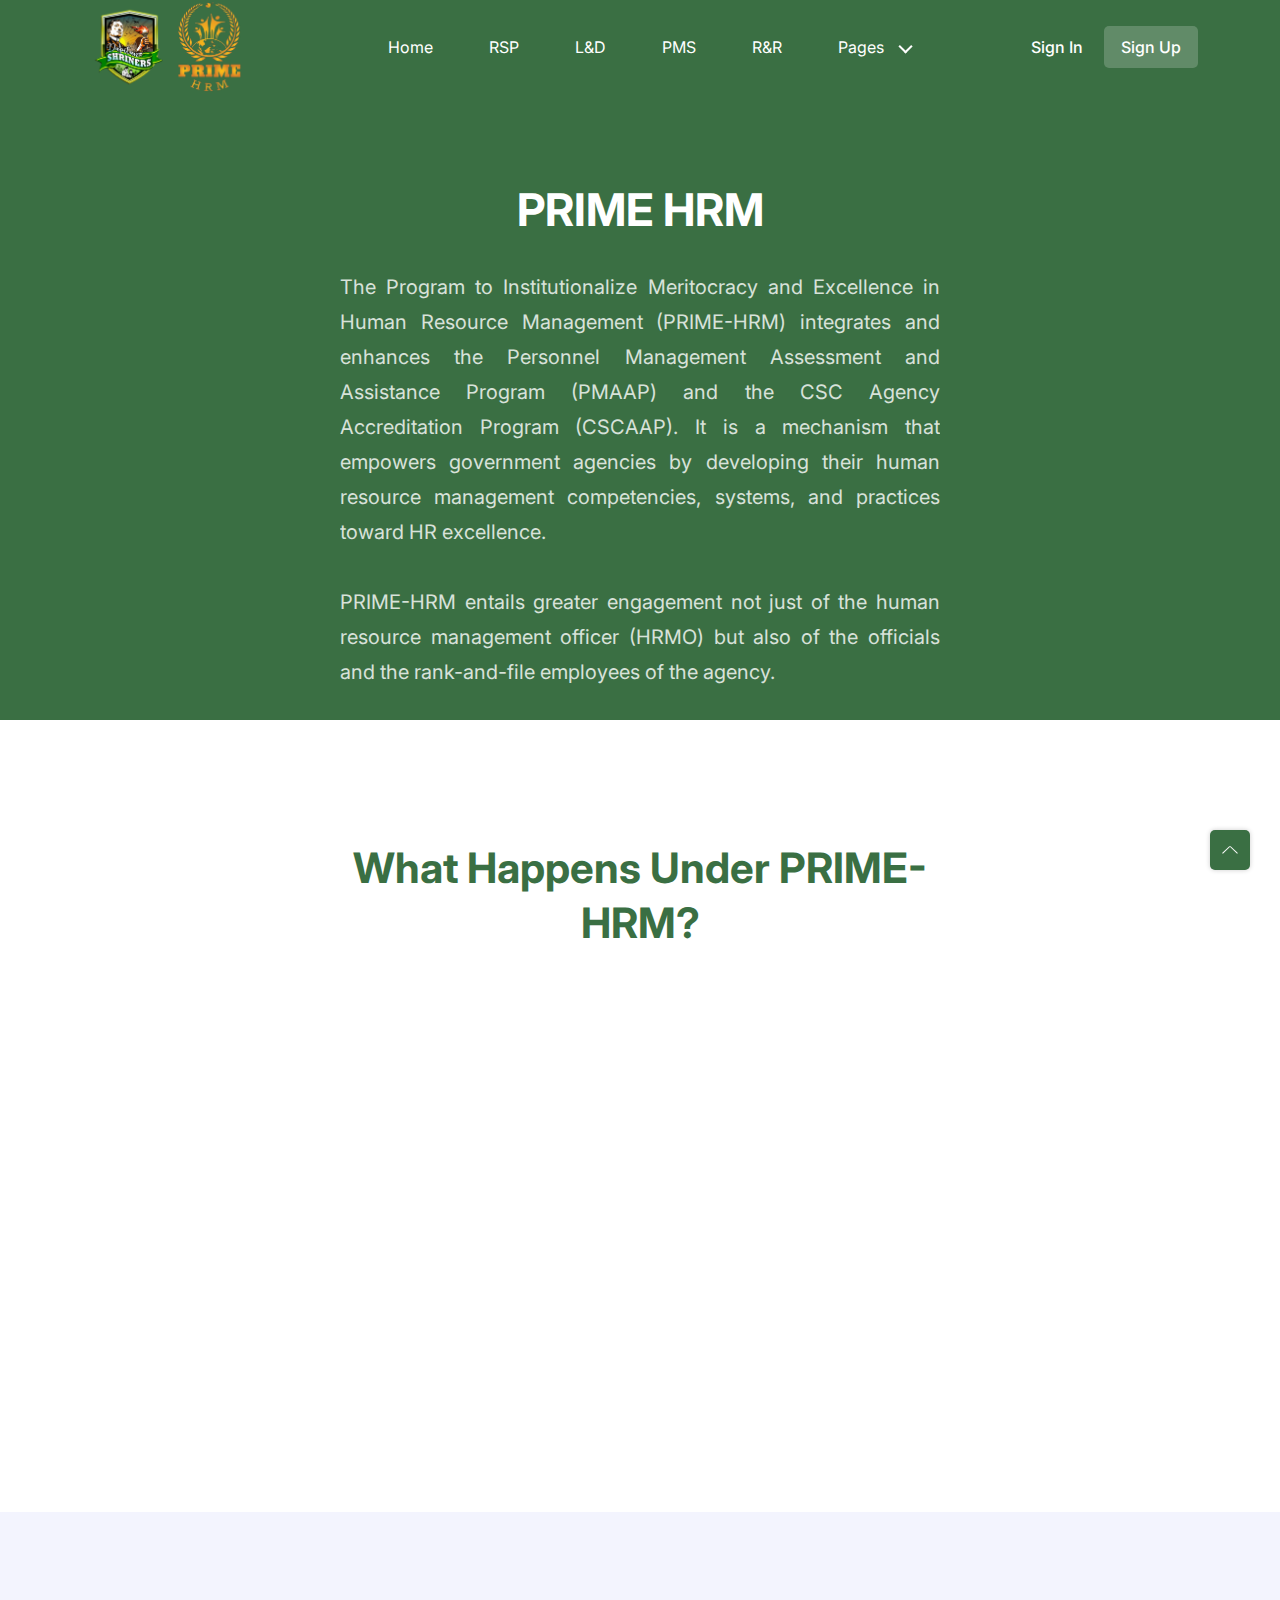
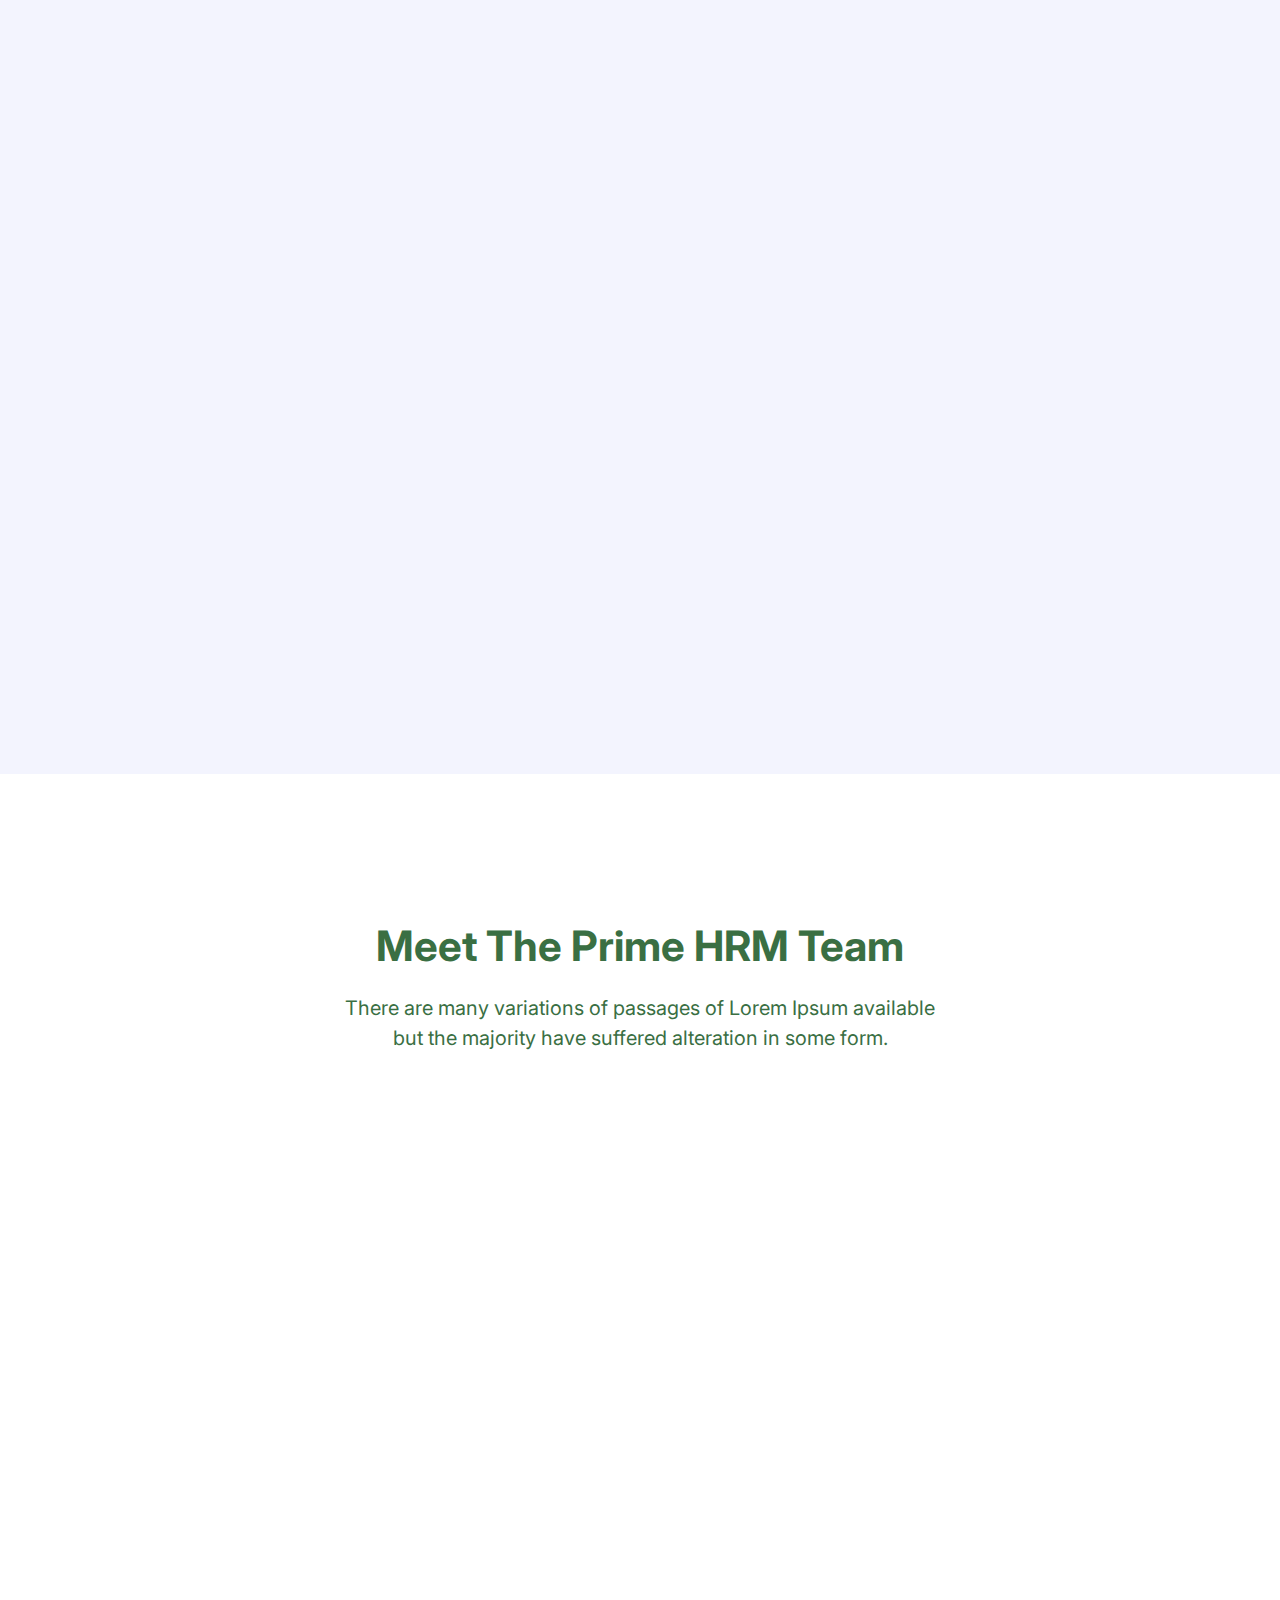
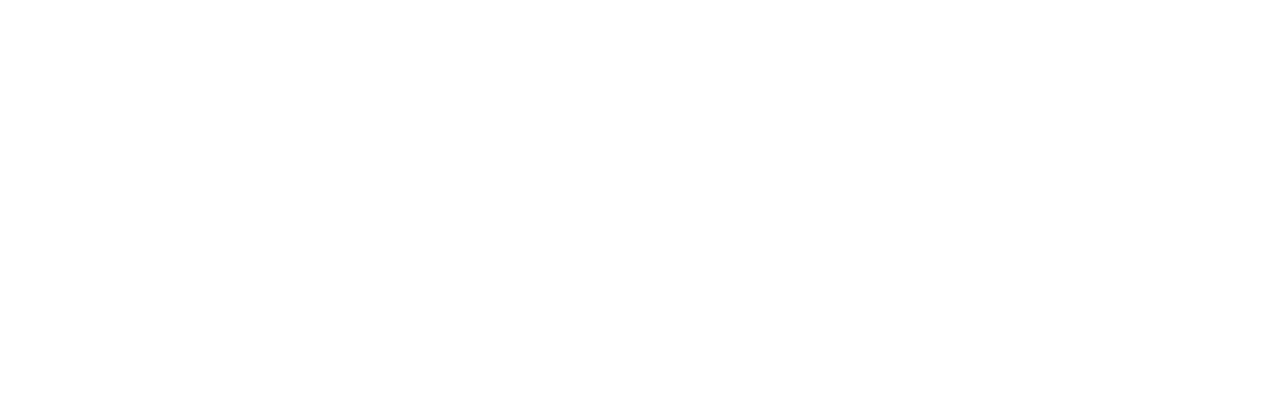
<file: prime-hrm-design-main/index.html>
<!DOCTYPE html>
<html lang="en">

<head>
  <meta charset="UTF-8" />
  <meta http-equiv="X-UA-Compatible" content="IE=edge" />
  <meta name="viewport" content="width=device-width, initial-scale=1.0" />
  <title>Prime HRM | DepEd Dapitan</title>

  <!-- Primary Meta Tags -->
  <meta name="description" content="DepEd Dapitan PRIME HRM - Human Resource Management portal for DepEd Dapitan City.">

  <!-- Open Graph / Facebook -->
  <meta property="og:type" content="website">
  <meta property="og:url" content="https://depeddapitancity.net/">
  <meta property="og:title"
    content="DepEd Dapitan PRIME HRM - Human Resource Management portal for DepEd Dapitan City.">
  <meta property="og:description"
    content="DepEd Dapitan PRIME HRM - Human Resource Management portal for DepEd Dapitan City.">

  <meta property="og:image"
    content="https://scontent.fcgy1-3.fna.fbcdn.net/v/t39.30808-6/243161763_232252478928877_2853005465996758430_n.jpg?_nc_cat=103&ccb=1-7&_nc_sid=6ee11a&_nc_ohc=REyLBl81k88Q7kNvwHKE3pB&_nc_oc=AdlsDDGOABHNMACK5-nHpW2l3wUMUo9qqTzyI0ffciyTKiSXYoY4n0gXF0EgMAodCEE&_nc_zt=23&_nc_ht=scontent.fcgy1-3.fna&_nc_gid=UtKe0mlqu_N68A3EYLQhqA&oh=00_AfY-p_Duk2Z2L9sHUdhxzbvgCisinpXLT5QJbn5NEnLPig&oe=68D8D6CE">
  <!--====== Favicon Icon ======-->
  <link rel="shortcut icon" href="assets/images/logo/shriners.png" type="image/svg" />
  <!-- ===== All CSS files ===== -->
  <link rel="stylesheet" href="assets/css/bootstrap.min.css" />
  <link rel="stylesheet" href="assets/css/animate.css" />
  <link rel="stylesheet" href="assets/css/lineicons.css" />
  <link rel="stylesheet" href="assets/css/ud-styles.css" />
</head>

<body>
  <!-- ====== Header Start ====== -->
  <header class="ud-header">
    <div class="container">
      <div class="row">
        <div class="col-lg-12">
          <nav class="navbar navbar-expand-lg">
            <a class="navbar-brand" href="index.html">
              <img src="assets/images/logo/logo.png" alt="Logo" />
            </a>
            <button class="navbar-toggler">
              <span class="toggler-icon"> </span>
              <span class="toggler-icon"> </span>
              <span class="toggler-icon"> </span>
            </button>

            <div class="navbar-collapse">
              <ul id="nav" class="navbar-nav mx-auto">
                <li class="nav-item">
                  <a class="ud-menu-scroll" href="#home">Home</a>
                </li>

                <li class="nav-item">
                  <a class="ud-menu-scroll" href="#about">RSP</a>
                </li>
                <li class="nav-item">
                  <a class="ud-menu-scroll" href="#pricing">L&D</a>
                </li>
                <li class="nav-item">
                  <a class="ud-menu-scroll" href="#team">PMS</a>
                </li>
                <li class="nav-item">
                  <a class="ud-menu-scroll" href="#contact">R&R</a>
                </li>
                <li class="nav-item nav-item-has-children">
                  <a href="javascript:void(0)"> Pages </a>
                  <ul class="ud-submenu">
                    <li class="ud-submenu-item">
                      <a href="about.html" class="ud-submenu-link">
                        About Page
                      </a>
                    </li>
                    <li class="ud-submenu-item">
                      <a href="pricing.html" class="ud-submenu-link">
                        Pricing Page
                      </a>
                    </li>
                    <li class="ud-submenu-item">
                      <a href="contact.html" class="ud-submenu-link">
                        Contact Page
                      </a>
                    </li>
                    <li class="ud-submenu-item">
                      <a href="blog.html" class="ud-submenu-link">
                        Blog Grid Page
                      </a>
                    </li>
                    <li class="ud-submenu-item">
                      <a href="blog-details.html" class="ud-submenu-link">
                        Blog Details Page
                      </a>
                    </li>
                    <li class="ud-submenu-item">
                      <a href="login.html" class="ud-submenu-link">
                        Sign In Page
                      </a>
                    </li>
                    <li class="ud-submenu-item">
                      <a href="404.html" class="ud-submenu-link">404 Page</a>
                    </li>
                  </ul>
                </li>
              </ul>
            </div>

            <div class="navbar-btn d-none d-sm-inline-block">
              <a href="login.html" class="ud-main-btn ud-login-btn">
                Sign In
              </a>
              <a class="ud-main-btn ud-white-btn" href="javascript:void(0)">
                Sign Up
              </a>
            </div>
          </nav>
        </div>
      </div>
    </div>
  </header>
  <!-- ====== Header End ====== -->

  <!-- ====== Hero Start ====== -->
  <section class="ud-hero" id="home">
    <div class="container">
      <div class="row">
        <div class="col-lg-12">
          <div class="ud-hero-content wow fadeInUp" data-wow-delay=".2s">
            <h1 class="ud-hero-title">
              PRIME HRM
            </h1>
            <p class="ud-hero-desc" style="text-align: justify;">
              The Program to Institutionalize Meritocracy and Excellence in Human Resource Management (PRIME-HRM)
              integrates and enhances the Personnel Management Assessment and Assistance Program (PMAAP) and the CSC
              Agency Accreditation Program (CSCAAP). It is a mechanism that empowers government agencies by developing
              their human resource management competencies, systems, and practices toward HR excellence.
              <br>
              <br>
              PRIME-HRM entails greater engagement not just of the human resource management officer (HRMO) but also of
              the officials and the rank-and-file employees of the agency.
            </p>
          </div>

        </div>
      </div>
    </div>
  </section>
  <!-- ====== Hero End ====== -->

  <!-- ====== Features Start ====== -->
  <section id="features" class="ud-features">
    <div class="container">
      <div class="row">
        <div class="col-lg-12">
          <div class="ud-section-title text-center mx-auto">
            <h2>What happens under PRIME-HRM?</h2>
          </div>
        </div>
      </div>
      <div class="row">
        <div class="col-lg-12">
          <div class="ud-single-faq wow fadeInUp" data-wow-delay=".1s">
            <div class="accordion">
              <button class="ud-faq-btn collapsed" data-bs-toggle="collapse" data-bs-target="#collapseOne">
                <span class="icon flex-shrink-0">
                  <i class="lni lni-chevron-down"></i>
                </span>
                <i class="lni lni-write"></i> <span>&nbsp;Assess</span>
              </button>
              <div id="collapseOne" class="accordion-collapse collapse">
                <div class="ud-faq-body">
                  The CSC will assess the maturity level of an agency’s competencies, systems, and practices in four HR
                  systems: (1) recruitment, selection, and placement; (2) learning and development; (3) performance
                  management; and (4) rewards and recognition.
                  <br>
                  <br>
                  Based on the assessment, a government agency may be classified according to four maturity levels:
                  <ul style="list-style-type: square; padding-left: 20px;">
                    <li><strong>Transactional HRM:</strong> HR assumes personnel function that is mostly separate from
                      agency/business and talent needs.</li>
                    <li><strong>Process-Defined HRM:</strong> There is a set of defined and documented SOPs established,
                      though it needs improvement. It is characterized by goal-oriented decision making. There is some
                      automated system but little integration of data.</li>
                    <li><strong>Integrated HRM:</strong> Uses process metrics for continuous improvement, an HR
                      management toolkit, and data-driven decision making. HR function supports agency business needs.
                    </li>
                    <li><strong>Strategic HRM:</strong> HR processes are focused on continually improving process
                      performance. It is also systematically managed by a combination of process optimization and
                      continuous improvement. At this level, HR helps to drive agency business decision on people, data,
                      and insight. HR strategy is already part of the agency strategy.</li>
                  </ul>
                </div>
              </div>
            </div>
          </div>
        </div>
        <div class="col-lg-12">
          <div class="ud-single-faq wow fadeInUp" data-wow-delay=".1s">
            <div class="accordion">
              <button class="ud-faq-btn collapsed" data-bs-toggle="collapse" data-bs-target="#collapseTwo">
                <span class="icon flex-shrink-0">
                  <i class="lni lni-chevron-down"></i>
                </span>
                <i class="lni lni-handshake"></i><span>&nbsp;Assist</span>
              </button>
              <div id="collapseTwo" class="accordion-collapse collapse">
                <div class="ud-faq-body">
                  The CSC provides customized technical assistance and developmental interventions according to the
                  determined needs of the agency.
                </div>
              </div>
            </div>
          </div>
        </div>
        <div class="col-lg-12">
          <div class="ud-single-faq wow fadeInUp" data-wow-delay=".1s">
            <div class="accordion">
              <button class="ud-faq-btn collapsed" data-bs-toggle="collapse" data-bs-target="#collapseThree">
                <span class="icon flex-shrink-0">
                  <i class="lni lni-chevron-down"></i>
                </span>
                <i class="lni lni-gift"></i><span>&nbsp;Award</span>
              </button>
              <div id="collapseThree" class="accordion-collapse collapse">
                <div class="ud-faq-body">
                  Agencies may vie for special rewards and citations for HR excellence.
                </div>
              </div>
            </div>
          </div>
        </div>
      </div>

    </div>
  </section>
  <!-- previous might add this at the bottom planning to reposition it
  <section id="features" class="ud-features">
    <div class="container">
      <div class="row">
        <div class="col-lg-12">
          <div class="video-container">
            <iframe src="https://www.youtube.com/embed/9XlOkGc-DgM?si=oVrAqD7MNVL6IROl" title="YouTube video player"
              frameborder="0"
              allow="accelerometer; autoplay; clipboard-write; encrypted-media; gyroscope; picture-in-picture; web-share"
              referrerpolicy="strict-origin-when-cross-origin" allowfullscreen></iframe>
          </div>
          <br>
        </div>
      </div>
      <div class="row">
        <div class="col-xl-3 col-lg-3 col-sm-6">
          <div class="ud-single-feature wow fadeInUp" data-wow-delay=".1s">
            <div class="ud-feature-icon">
              <i class="lni lni-handshake"></i>
            </div>
            <div class="ud-feature-content">
              <h3 class="ud-feature-title">Recruitment, Selection, and Promotion</h3>
              <p class="ud-feature-desc">
                Lorem Ipsum is simply dummy text of the printing and industry.
              </p>
              <a href="javascript:void(0)" class="ud-feature-link">
                Learn More
              </a>
            </div>
          </div>
        </div>
        <div class="col-xl-3 col-lg-3 col-sm-6">
          <div class="ud-single-feature wow fadeInUp" data-wow-delay=".15s">
            <div class="ud-feature-icon">
              <i class="lni lni-book"></i>
            </div>
            <div class="ud-feature-content">
              <h3 class="ud-feature-title">Learning and Development</h3>
              <p class="ud-feature-desc">
                Lorem Ipsum is simply dummy text of the printing and industry.
              </p>
              <a href="javascript:void(0)" class="ud-feature-link">
                Learn More
              </a>
            </div>
          </div>
        </div>
        <div class="col-xl-3 col-lg-3 col-sm-6">
          <div class="ud-single-feature wow fadeInUp" data-wow-delay=".2s">
            <div class="ud-feature-icon">
              <i class="lni lni-target-customer"></i>
            </div>
            <div class="ud-feature-content">
              <h3 class="ud-feature-title">Performance Management</h3>
              <p class="ud-feature-desc">
                Lorem Ipsum is simply dummy text of the printing and industry.
              </p>
              <a href="javascript:void(0)" class="ud-feature-link">
                Learn More
              </a>
            </div>
          </div>
        </div>
        <div class="col-xl-3 col-lg-3 col-sm-6">
          <div class="ud-single-feature wow fadeInUp" data-wow-delay=".25s">
            <div class="ud-feature-icon">
              <i class="lni lni-gift"></i>
            </div>
            <div class="ud-feature-content">
              <h3 class="ud-feature-title">Rewards and Recognition</h3>
              <p class="ud-feature-desc">
                Lorem Ipsum is simply dummy text of the printing and industry.
              </p>
              <a href="javascript:void(0)" class="ud-feature-link">
                Learn More
              </a>
            </div>
          </div>
        </div>
      </div>
    </div>
  </section> -->
  <!-- ====== Features End ====== -->

  <!-- ====== About Start ====== -->
  <section id="about" class="ud-about">
    <div class="container">
      <div class="ud-about-wrapper wow fadeInUp" data-wow-delay=".2s">
        <div class="ud-about-content-wrapper">
          <div class="ud-about-content">
            <span class="tag"></span>
            <h2>PRIME HRM Process Flow</h2>
            <p>
              Lorem
            </p>

            <p>
              The main ‘thrust’ is to focus on educating attendees on how to
              best protect highly vulnerable business applications with
              interactive panel.
            </p>
            <a href="javascript:void(0)" class="ud-main-btn">Learn More</a>
          </div>
        </div>
        <div class="ud-about-image">
          <img src="assets/images/about/about-image.svg" alt="about-image" />
        </div>
      </div>
    </div>
  </section>
  <!-- ====== About End ====== -->

  <!-- ====== Team Start ====== -->
  <section id="team" class="ud-team">
    <div class="container">
      <div class="row">
        <div class="col-lg-12">
          <div class="ud-section-title mx-auto text-center">
            <span></span>
            <h2>Meet The Prime HRM Team</h2>
            <p>
              There are many variations of passages of Lorem Ipsum available
              but the majority have suffered alteration in some form.
            </p>
          </div>
        </div>
      </div>

      <div class="row">
        <div class="col-xl-3 col-lg-3 col-sm-6">
          <div class="ud-single-team wow fadeInUp" data-wow-delay=".1s">
            <div class="ud-team-image-wrapper">
              <div class="ud-team-image">
                <img src="assets/images/team/team-01.png" alt="team" />
              </div>

              <img src="assets/images/team/dotted-shape.svg" alt="shape" class="shape shape-1" />
              <img src="assets/images/team/shape-2.svg" alt="shape" class="shape shape-2" />
            </div>
            <div class="ud-team-info">
              <h5>Vicente Ramon Suarez</h5>
              <h6>R & R Chairman</h6>
            </div>
            <ul class="ud-team-socials">
              <li>
                <a href="https://twitter.com/MusharofChy">
                  <i class="lni lni-facebook-filled"></i>
                </a>
              </li>
              <li>
                <a href="https://twitter.com/MusharofChy">
                  <i class="lni lni-twitter-filled"></i>
                </a>
              </li>
              <li>
                <a href="https://twitter.com/MusharofChy">
                  <i class="lni lni-instagram-filled"></i>
                </a>
              </li>
            </ul>
          </div>
        </div>
        <div class="col-xl-3 col-lg-3 col-sm-6">
          <div class="ud-single-team wow fadeInUp" data-wow-delay=".15s">
            <div class="ud-team-image-wrapper">
              <div class="ud-team-image">
                <img src="assets/images/team/team-02.png" alt="team" />
              </div>

              <img src="assets/images/team/dotted-shape.svg" alt="shape" class="shape shape-1" />
              <img src="assets/images/team/shape-2.svg" alt="shape" class="shape shape-2" />
            </div>
            <div class="ud-team-info">
              <h5>Amythyst Faith O. Diao</h5>
              <h6>RSP Chairwoman</h6>
            </div>
            <ul class="ud-team-socials">
              <li>
                <a href="https://twitter.com/MusharofChy">
                  <i class="lni lni-facebook-filled"></i>
                </a>
              </li>
              <li>
                <a href="https://twitter.com/MusharofChy">
                  <i class="lni lni-twitter-filled"></i>
                </a>
              </li>
              <li>
                <a href="https://twitter.com/MusharofChy">
                  <i class="lni lni-instagram-filled"></i>
                </a>
              </li>
            </ul>
          </div>
        </div>
        <div class="col-xl-3 col-lg-3 col-sm-6">
          <div class="ud-single-team wow fadeInUp" data-wow-delay=".2s">
            <div class="ud-team-image-wrapper">
              <div class="ud-team-image">
                <img src="assets/images/team/team-03.png" alt="team" />
              </div>

              <img src="assets/images/team/dotted-shape.svg" alt="shape" class="shape shape-1" />
              <img src="assets/images/team/shape-2.svg" alt="shape" class="shape shape-2" />
            </div>
            <div class="ud-team-info">
              <h5>Geordito Olario</h5>
              <h6>PMS Chairman</h6>
            </div>
            <ul class="ud-team-socials">
              <li>
                <a href="https://twitter.com/MusharofChy">
                  <i class="lni lni-facebook-filled"></i>
                </a>
              </li>
              <li>
                <a href="https://twitter.com/MusharofChy">
                  <i class="lni lni-twitter-filled"></i>
                </a>
              </li>
              <li>
                <a href="https://twitter.com/MusharofChy">
                  <i class="lni lni-instagram-filled"></i>
                </a>
              </li>
            </ul>
          </div>
        </div>
        <div class="col-xl-3 col-lg-3 col-sm-6">
          <div class="ud-single-team wow fadeInUp" data-wow-delay=".25s">
            <div class="ud-team-image-wrapper">
              <div class="ud-team-image">
                <img src="assets/images/team/team-04.png" alt="team" />
              </div>

              <img src="assets/images/team/dotted-shape.svg" alt="shape" class="shape shape-1" />
              <img src="assets/images/team/shape-2.svg" alt="shape" class="shape shape-2" />
            </div>
            <div class="ud-team-info">
              <h5>Michelle Torres</h5>
              <h6>L&D Chairwoman</h6>
            </div>
            <ul class="ud-team-socials">
              <li>
                <a href="https://twitter.com/MusharofChy">
                  <i class="lni lni-facebook-filled"></i>
                </a>
              </li>
              <li>
                <a href="https://twitter.com/MusharofChy">
                  <i class="lni lni-twitter-filled"></i>
                </a>
              </li>
              <li>
                <a href="https://twitter.com/MusharofChy">
                  <i class="lni lni-instagram-filled"></i>
                </a>
              </li>
            </ul>
          </div>
        </div>
      </div>
    </div>
  </section>
  <!-- ====== Team End ====== -->

  <!-- ====== Contact Start ====== -->

  <!-- ====== Contact End ====== -->

  <!-- ====== Footer Start ====== -->
  <footer class="ud-footer wow fadeInUp" data-wow-delay=".15s">
    <div class="shape shape-1">
      <img src="assets/images/footer/shape-1.svg" alt="shape" />
    </div>
    <div class="shape shape-2">
      <img src="assets/images/footer/shape-2.svg" alt="shape" />
    </div>
    <div class="shape shape-3">
      <img src="assets/images/footer/shape-3.svg" alt="shape" />
    </div>
    <div class="ud-footer-widgets">
      <div class="container">
        <div class="row">
          <div class="col-xl-3 col-lg-4 col-md-6">
            <div class="ud-widget">
              <a href="index.html" class="ud-footer-logo">
                <img src="assets/images/logo/logo.png" alt="logo" />
              </a>
              <p class="ud-widget-desc">
                Department of Education Philippines
                Schools Division Office Dapitan City
                Sunset, Boulevard, Dawo, 7101 Dapitan City
              </p>
            </div>
          </div>

          <div class="col-xl-2 col-lg-2 col-md-6 col-sm-6">
            <div class="ud-widget">
              <h5 class="ud-widget-title">Contact Us</h5>
              <ul class="ud-widget-socials">
                <li>
                  <a href="https://www.facebook.com/DepEdDapitanCity" target="_blank">
                    <i class="lni lni-facebook-filled"></i>
                  </a>
                </li>
                <li>
                  <a href="mailto:dapitancity@deped.gov.ph">
                    <i class="lni lni-envelope"></i>
                  </a>
                </li>
                <li>
                  <a href="tel:(065) 917 5113">
                    <i class="lni lni-phone"></i>
                  </a>
                </li>

              </ul>
            </div>
          </div>

          <div class="col-xl-2 col-lg-3 col-md-6 col-sm-6">
            <div class="ud-widget">
              <h5 class="ud-widget-title">Systems</h5>
              <ul class="ud-widget-links">
                <li>
                  <a href="javascript:void(0)">RSP</a>
                </li>
                <li>
                  <a href="javascript:void(0)">L&D</a>
                </li>
                <li>
                  <a href="javascript:void(0)">PMS</a>
                </li>
                <li>
                  <a href="javascript:void(0)">R&R</a>
                </li>
              </ul>
            </div>
          </div>
          <div class="col-xl-2 col-lg-3 col-md-6 col-sm-6">
            <div class="ud-widget">
              <h5 class="ud-widget-title">Transparency Seal</h5>
              <p style="color:white">The Transparency Seal is a symbol of a policy shift towards openness in access to
                government
                information.</p>
            </div>
          </div>
          <div class="col-xl-2 col-lg-3 col-md-6 col-sm-6">
            <div class="ud-widget">
              <a class="ud-footer-logo">
                <img src="assets/images/logo/transparency-seal2.png" alt="logo" />
              </a>
            </div>
          </div>
        </div>
      </div>
    </div>
    <div class="ud-footer-bottom">
      <div class="container">
        <div class="row">
          <div class="col-md-8">
            <ul class="ud-footer-bottom-left">
              <li>
                <a href="javascript:void(0)">Privacy policy</a>
              </li>
              <li>
                <a href="javascript:void(0)">Support policy</a>
              </li>
              <li>
                <a href="javascript:void(0)">Terms of service</a>
              </li>
            </ul>
          </div>
          <div class="col-md-4">
            <p class="ud-footer-bottom-right">
              Designed and Developed by
              <a href="https://uideck.com" rel="nofollow">UIdeck</a>
            </p>
          </div>
        </div>
      </div>
    </div>
  </footer>
  <!-- ====== Footer End ====== -->

  <!-- ====== Back To Top Start ====== -->
  <a href="javascript:void(0)" class="back-to-top">
    <i class="lni lni-chevron-up"> </i>
  </a>
  <!-- ====== Back To Top End ====== -->

  <!-- ====== All Javascript Files ====== -->
  <script src="assets/js/bootstrap.bundle.min.js"></script>
  <script src="assets/js/wow.min.js"></script>
  <script src="assets/js/main.js"></script>
  <script>
    // ==== for menu scroll
    const pageLink = document.querySelectorAll(".ud-menu-scroll");

    pageLink.forEach((elem) => {
      elem.addEventListener("click", (e) => {
        e.preventDefault();
        document.querySelector(elem.getAttribute("href")).scrollIntoView({
          behavior: "smooth",
          offsetTop: 1 - 60,
        });
      });
    });

    // section menu active
    function onScroll(event) {
      const sections = document.querySelectorAll(".ud-menu-scroll");
      const scrollPos =
        window.pageYOffset ||
        document.documentElement.scrollTop ||
        document.body.scrollTop;

      for (let i = 0; i < sections.length; i++) {
        const currLink = sections[i];
        const val = currLink.getAttribute("href");
        const refElement = document.querySelector(val);
        const scrollTopMinus = scrollPos + 73;
        if (
          refElement.offsetTop <= scrollTopMinus &&
          refElement.offsetTop + refElement.offsetHeight > scrollTopMinus
        ) {
          document
            .querySelector(".ud-menu-scroll")
            .classList.remove("active");
          currLink.classList.add("active");
        } else {
          currLink.classList.remove("active");
        }
      }
    }

    window.document.addEventListener("scroll", onScroll);
  </script>
</body>

</html>
<!-- ====== Design Credits to: "https://uideck.com" UI DECK ====== -->
<!-- ====== Pricing Star
</file>
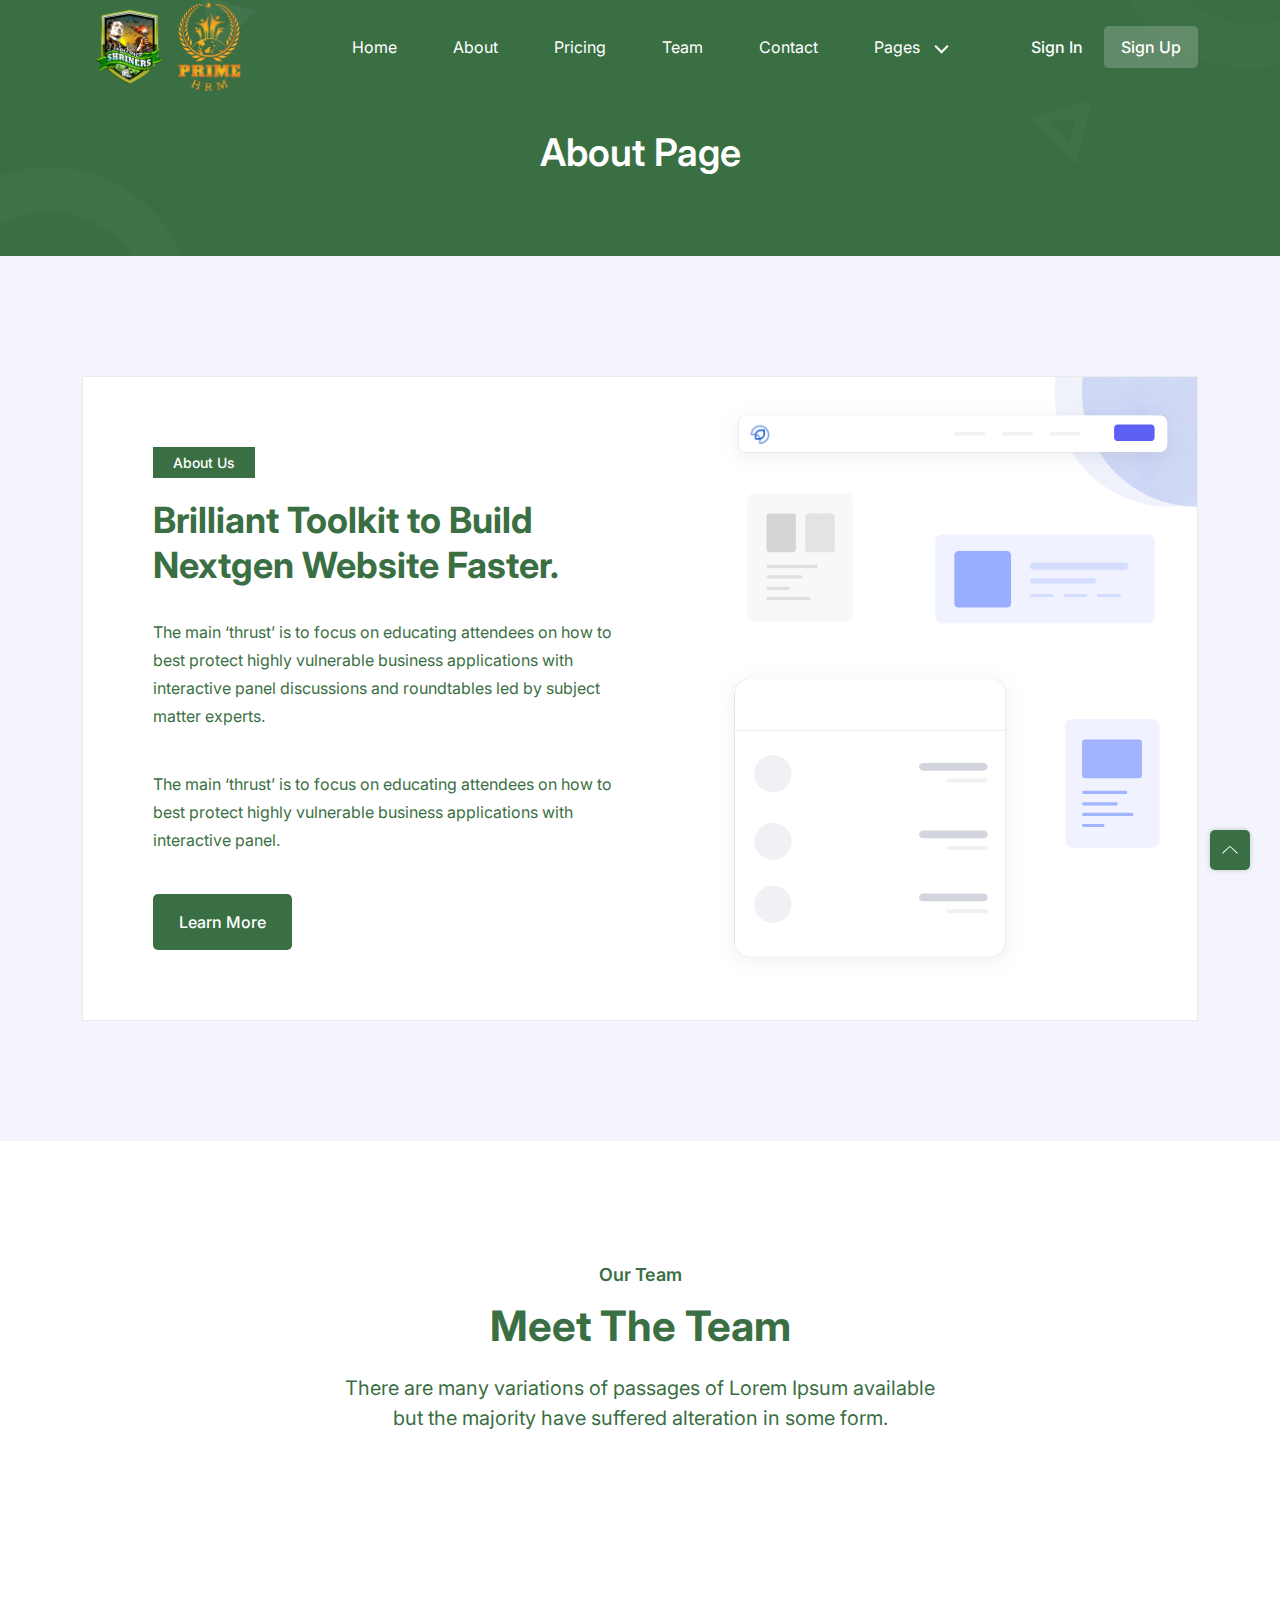
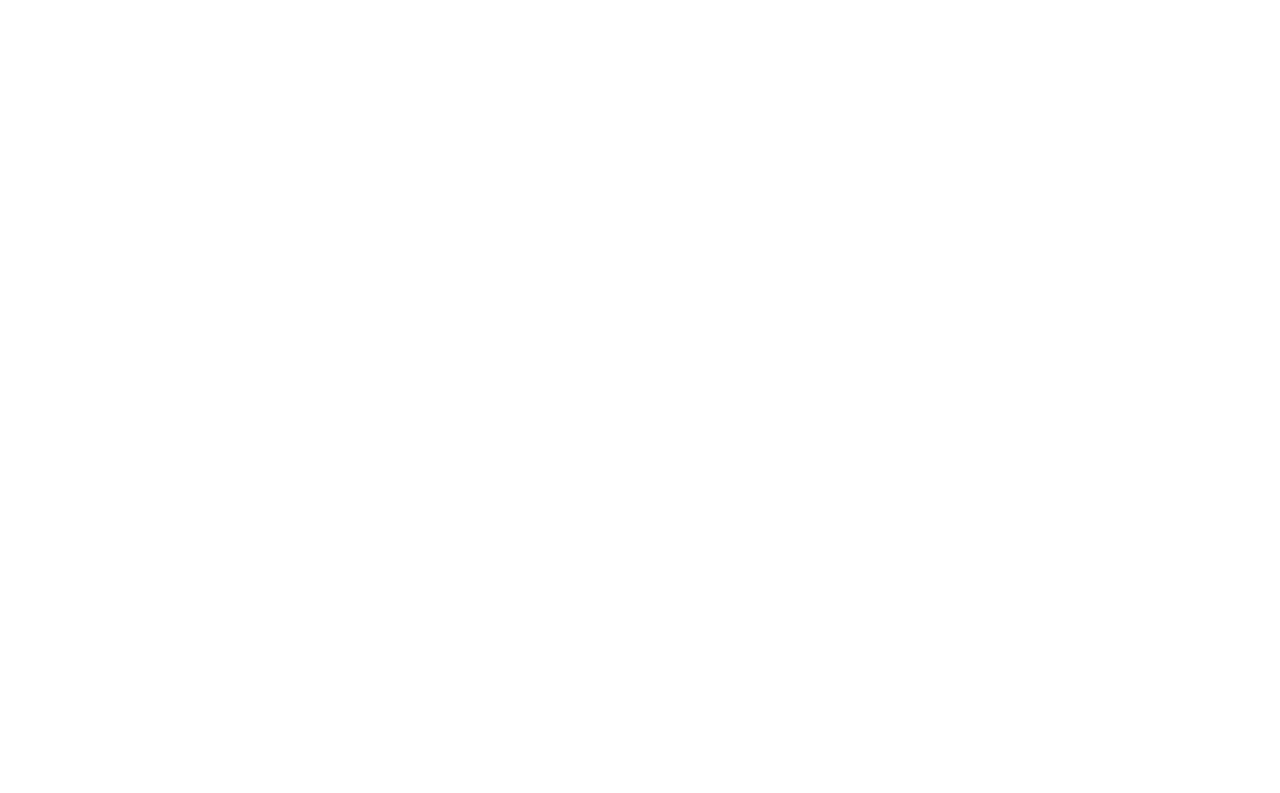
<file: prime-hrm-design-main/about.html>
<!-- =========

	Template Name: Play
	Author: UIdeck
	Author URI: https://uideck.com/
	Support: https://uideck.com/support/
	Version: 1.1

========== -->

<!DOCTYPE html>
<html lang="en">

<head>
  <meta charset="UTF-8" />
  <meta http-equiv="X-UA-Compatible" content="IE=edge" />
  <meta name="viewport" content="width=device-width, initial-scale=1.0" />
  <title>Play | Open source Project by UIdeck</title>

  <!--====== Favicon Icon ======-->
  <link rel="shortcut icon" href="assets/images/favicon.svg" type="image/svg" />

  <!-- ===== All CSS files ===== -->
  <link rel="stylesheet" href="assets/css/bootstrap.min.css" />
  <link rel="stylesheet" href="assets/css/animate.css" />
  <link rel="stylesheet" href="assets/css/lineicons.css" />
  <link rel="stylesheet" href="assets/css/ud-styles.css" />
</head>

<body>
  <!-- ====== Header Start ====== -->
  <header class="ud-header">
    <div class="container">
      <div class="row">
        <div class="col-lg-12">
          <nav class="navbar navbar-expand-lg">
            <a class="navbar-brand" href="index.html">
              <img src="assets/images/logo/logo.png" alt="Logo" />
            </a>
            <button class="navbar-toggler">
              <span class="toggler-icon"> </span>
              <span class="toggler-icon"> </span>
              <span class="toggler-icon"> </span>
            </button>

            <div class="navbar-collapse">
              <ul id="nav" class="navbar-nav mx-auto">
                <li class="nav-item">
                  <a class="ud-menu-scroll" href="#home">Home</a>
                </li>

                <li class="nav-item">
                  <a class="ud-menu-scroll" href="#about">About</a>
                </li>
                <li class="nav-item">
                  <a class="ud-menu-scroll" href="#pricing">Pricing</a>
                </li>
                <li class="nav-item">
                  <a class="ud-menu-scroll" href="#team">Team</a>
                </li>
                <li class="nav-item">
                  <a class="ud-menu-scroll" href="#contact">Contact</a>
                </li>
                <li class="nav-item nav-item-has-children">
                  <a href="javascript:void(0)"> Pages </a>
                  <ul class="ud-submenu">
                    <li class="ud-submenu-item">
                      <a href="about.html" class="ud-submenu-link">
                        About Page
                      </a>
                    </li>
                    <li class="ud-submenu-item">
                      <a href="pricing.html" class="ud-submenu-link">
                        Pricing Page
                      </a>
                    </li>
                    <li class="ud-submenu-item">
                      <a href="contact.html" class="ud-submenu-link">
                        Contact Page
                      </a>
                    </li>
                    <li class="ud-submenu-item">
                      <a href="blog.html" class="ud-submenu-link">
                        Blog Grid Page
                      </a>
                    </li>
                    <li class="ud-submenu-item">
                      <a href="blog-details.html" class="ud-submenu-link">
                        Blog Details Page
                      </a>
                    </li>
                    <li class="ud-submenu-item">
                      <a href="login.html" class="ud-submenu-link">
                        Sign In Page
                      </a>
                    </li>
                    <li class="ud-submenu-item">
                      <a href="404.html" class="ud-submenu-link">404 Page</a>
                    </li>
                  </ul>
                </li>
              </ul>
            </div>

            <div class="navbar-btn d-none d-sm-inline-block">
              <a href="login.html" class="ud-main-btn ud-login-btn">
                Sign In
              </a>
              <a class="ud-main-btn ud-white-btn" href="javascript:void(0)">
                Sign Up
              </a>
            </div>
          </nav>
        </div>
      </div>
    </div>
  </header>
  <!-- ====== Header End ====== -->

  <!-- ====== Banner Start ====== -->
  <section class="ud-page-banner">
    <div class="container">
      <div class="row">
        <div class="col-lg-12">
          <div class="ud-banner-content">
            <h1>About Page</h1>
          </div>
        </div>
      </div>
    </div>
  </section>
  <!-- ====== Banner End ====== -->

  <!-- ====== About Start ====== -->
  <section id="about" class="ud-about">
    <div class="container">
      <div class="ud-about-wrapper wow fadeInUp" data-wow-delay=".2s">
        <div class="ud-about-content-wrapper">
          <div class="ud-about-content">
            <span class="tag">About Us</span>
            <h2>Brilliant Toolkit to Build Nextgen Website Faster.</h2>
            <p>
              The main ‘thrust’ is to focus on educating attendees on how to
              best protect highly vulnerable business applications with
              interactive panel discussions and roundtables led by subject
              matter experts.
            </p>

            <p>
              The main ‘thrust’ is to focus on educating attendees on how to
              best protect highly vulnerable business applications with
              interactive panel.
            </p>
            <a href="javascript:void(0)" class="ud-main-btn">Learn More</a>
          </div>
        </div>
        <div class="ud-about-image">
          <img src="assets/images/about/about-image.svg" alt="about-image" />
        </div>
      </div>
    </div>
  </section>
  <!-- ====== About End ====== -->

  <!-- ====== Team Start ====== -->
  <section id="team" class="ud-team">
    <div class="container">
      <div class="row">
        <div class="col-lg-12">
          <div class="ud-section-title mx-auto text-center">
            <span>Our Team</span>
            <h2>Meet The Team</h2>
            <p>
              There are many variations of passages of Lorem Ipsum available
              but the majority have suffered alteration in some form.
            </p>
          </div>
        </div>
      </div>

      <div class="row">
        <div class="col-xl-3 col-lg-3 col-sm-6">
          <div class="ud-single-team wow fadeInUp" data-wow-delay=".1s">
            <div class="ud-team-image-wrapper">
              <div class="ud-team-image">
                <img src="assets/images/team/team-01.png" alt="team" />
              </div>

              <img src="assets/images/team/dotted-shape.svg" alt="shape" class="shape shape-1" />
              <img src="assets/images/team/shape-2.svg" alt="shape" class="shape shape-2" />
            </div>
            <div class="ud-team-info">
              <h5>Adveen Desuza</h5>
              <h6>UI Designer</h6>
            </div>
            <ul class="ud-team-socials">
              <li>
                <a href="https://twitter.com/MusharofChy">
                  <i class="lni lni-facebook-filled"></i>
                </a>
              </li>
              <li>
                <a href="https://twitter.com/MusharofChy">
                  <i class="lni lni-twitter-filled"></i>
                </a>
              </li>
              <li>
                <a href="https://twitter.com/MusharofChy">
                  <i class="lni lni-instagram-filled"></i>
                </a>
              </li>
            </ul>
          </div>
        </div>
        <div class="col-xl-3 col-lg-3 col-sm-6">
          <div class="ud-single-team wow fadeInUp" data-wow-delay=".15s">
            <div class="ud-team-image-wrapper">
              <div class="ud-team-image">
                <img src="assets/images/team/team-02.png" alt="team" />
              </div>

              <img src="assets/images/team/dotted-shape.svg" alt="shape" class="shape shape-1" />
              <img src="assets/images/team/shape-2.svg" alt="shape" class="shape shape-2" />
            </div>
            <div class="ud-team-info">
              <h5>Jezmin uniya</h5>
              <h6>Product Designer</h6>
            </div>
            <ul class="ud-team-socials">
              <li>
                <a href="https://twitter.com/MusharofChy">
                  <i class="lni lni-facebook-filled"></i>
                </a>
              </li>
              <li>
                <a href="https://twitter.com/MusharofChy">
                  <i class="lni lni-twitter-filled"></i>
                </a>
              </li>
              <li>
                <a href="https://twitter.com/MusharofChy">
                  <i class="lni lni-instagram-filled"></i>
                </a>
              </li>
            </ul>
          </div>
        </div>
        <div class="col-xl-3 col-lg-3 col-sm-6">
          <div class="ud-single-team wow fadeInUp" data-wow-delay=".2s">
            <div class="ud-team-image-wrapper">
              <div class="ud-team-image">
                <img src="assets/images/team/team-03.png" alt="team" />
              </div>

              <img src="assets/images/team/dotted-shape.svg" alt="shape" class="shape shape-1" />
              <img src="assets/images/team/shape-2.svg" alt="shape" class="shape shape-2" />
            </div>
            <div class="ud-team-info">
              <h5>Andrieo Gloree</h5>
              <h6>App Developer</h6>
            </div>
            <ul class="ud-team-socials">
              <li>
                <a href="https://twitter.com/MusharofChy">
                  <i class="lni lni-facebook-filled"></i>
                </a>
              </li>
              <li>
                <a href="https://twitter.com/MusharofChy">
                  <i class="lni lni-twitter-filled"></i>
                </a>
              </li>
              <li>
                <a href="https://twitter.com/MusharofChy">
                  <i class="lni lni-instagram-filled"></i>
                </a>
              </li>
            </ul>
          </div>
        </div>
        <div class="col-xl-3 col-lg-3 col-sm-6">
          <div class="ud-single-team wow fadeInUp" data-wow-delay=".25s">
            <div class="ud-team-image-wrapper">
              <div class="ud-team-image">
                <img src="assets/images/team/team-04.png" alt="team" />
              </div>

              <img src="assets/images/team/dotted-shape.svg" alt="shape" class="shape shape-1" />
              <img src="assets/images/team/shape-2.svg" alt="shape" class="shape shape-2" />
            </div>
            <div class="ud-team-info">
              <h5>Jackie Sanders</h5>
              <h6>Content Writer</h6>
            </div>
            <ul class="ud-team-socials">
              <li>
                <a href="https://twitter.com/MusharofChy">
                  <i class="lni lni-facebook-filled"></i>
                </a>
              </li>
              <li>
                <a href="https://twitter.com/MusharofChy">
                  <i class="lni lni-twitter-filled"></i>
                </a>
              </li>
              <li>
                <a href="https://twitter.com/MusharofChy">
                  <i class="lni lni-instagram-filled"></i>
                </a>
              </li>
            </ul>
          </div>
        </div>
      </div>
    </div>
  </section>
  <!-- ====== Team End ====== -->

  <!-- ====== Footer Start ====== -->
  <footer class="ud-footer wow fadeInUp" data-wow-delay=".15s">
    <div class="shape shape-1">
      <img src="assets/images/footer/shape-1.svg" alt="shape" />
    </div>
    <div class="shape shape-2">
      <img src="assets/images/footer/shape-2.svg" alt="shape" />
    </div>
    <div class="shape shape-3">
      <img src="assets/images/footer/shape-3.svg" alt="shape" />
    </div>
    <div class="ud-footer-widgets">
      <div class="container">
        <div class="row">
          <div class="col-xl-3 col-lg-4 col-md-6">
            <div class="ud-widget">
              <a href="index.html" class="ud-footer-logo">
                <img src="assets/images/logo/logo.png" alt="logo" />
              </a>
              <p class="ud-widget-desc">
                We create digital experiences for brands and companies by
                using technology.
              </p>
              <ul class="ud-widget-socials">
                <li>
                  <a href="https://twitter.com/MusharofChy">
                    <i class="lni lni-facebook-filled"></i>
                  </a>
                </li>
                <li>
                  <a href="https://twitter.com/MusharofChy">
                    <i class="lni lni-twitter-filled"></i>
                  </a>
                </li>
                <li>
                  <a href="https://twitter.com/MusharofChy">
                    <i class="lni lni-instagram-filled"></i>
                  </a>
                </li>
                <li>
                  <a href="https://twitter.com/MusharofChy">
                    <i class="lni lni-linkedin-original"></i>
                  </a>
                </li>
              </ul>
            </div>
          </div>

          <div class="col-xl-2 col-lg-2 col-md-6 col-sm-6">
            <div class="ud-widget">
              <h5 class="ud-widget-title">About Us</h5>
              <ul class="ud-widget-links">
                <li>
                  <a href="javascript:void(0)">Home</a>
                </li>
                <li>
                  <a href="javascript:void(0)">Features</a>
                </li>
                <li>
                  <a href="javascript:void(0)">About</a>
                </li>
                <li>
                  <a href="javascript:void(0)">Testimonial</a>
                </li>
              </ul>
            </div>
          </div>
          <div class="col-xl-2 col-lg-3 col-md-6 col-sm-6">
            <div class="ud-widget">
              <h5 class="ud-widget-title">Features</h5>
              <ul class="ud-widget-links">
                <li>
                  <a href="javascript:void(0)">How it works</a>
                </li>
                <li>
                  <a href="javascript:void(0)">Privacy policy</a>
                </li>
                <li>
                  <a href="javascript:void(0)">Terms of service</a>
                </li>
                <li>
                  <a href="javascript:void(0)">Refund policy</a>
                </li>
              </ul>
            </div>
          </div>
          <div class="col-xl-2 col-lg-3 col-md-6 col-sm-6">
            <div class="ud-widget">
              <h5 class="ud-widget-title">Our Products</h5>
              <ul class="ud-widget-links">
                <li>
                  <a href="https://lineicons.com/" rel="nofollow noopner" target="_blank">Lineicons
                  </a>
                </li>
                <li>
                  <a href="https://ecommercehtml.com/" rel="nofollow noopner" target="_blank">Ecommerce HTML</a>
                </li>
                <li>
                  <a href="https://ayroui.com/" rel="nofollow noopner" target="_blank">Ayro UI</a>
                </li>
                <li>
                  <a href="https://graygrids.com/" rel="nofollow noopner" target="_blank">Plain Admin</a>
                </li>
              </ul>
            </div>
          </div>
          <div class="col-xl-3 col-lg-6 col-md-8 col-sm-10">
            <div class="ud-widget">
              <h5 class="ud-widget-title">Partners</h5>
              <ul class="ud-widget-brands">
                <li>
                  <a href="https://ayroui.com/" rel="nofollow noopner" target="_blank">
                    <img src="assets/images/footer/brands/ayroui.svg" alt="ayroui" />
                  </a>
                </li>
                <li>
                  <a href="https://ecommercehtml.com/" rel="nofollow noopner" target="_blank">
                    <img src="assets/images/footer/brands/ecommerce-html.svg" alt="ecommerce-html" />
                  </a>
                </li>
                <li>
                  <a href="https://graygrids.com/" rel="nofollow noopner" target="_blank">
                    <img src="assets/images/footer/brands/graygrids.svg" alt="graygrids" />
                  </a>
                </li>
                <li>
                  <a href="https://lineicons.com/" rel="nofollow noopner" target="_blank">
                    <img src="assets/images/footer/brands/lineicons.svg" alt="lineicons" />
                  </a>
                </li>
                <li>
                  <a href="https://uideck.com/" rel="nofollow noopner" target="_blank">
                    <img src="assets/images/footer/brands/uideck.svg" alt="uideck" />
                  </a>
                </li>
                <li>
                  <a href="https://tailwindtemplates.co/" rel="nofollow noopner" target="_blank">
                    <img src="assets/images/footer/brands/tailwindtemplates.svg" alt="tailwindtemplates" />
                  </a>
                </li>
              </ul>
            </div>
          </div>
        </div>
      </div>
    </div>
    <div class="ud-footer-bottom">
      <div class="container">
        <div class="row">
          <div class="col-md-8">
            <ul class="ud-footer-bottom-left">
              <li>
                <a href="javascript:void(0)">Privacy policy</a>
              </li>
              <li>
                <a href="javascript:void(0)">Support policy</a>
              </li>
              <li>
                <a href="javascript:void(0)">Terms of service</a>
              </li>
            </ul>
          </div>
          <div class="col-md-4">
            <p class="ud-footer-bottom-right">
              Designed and Developed by
              <a href="https://uideck.com" rel="nofollow">UIdeck</a>
            </p>
          </div>
        </div>
      </div>
    </div>
  </footer>
  <!-- ====== Footer End ====== -->

  <!-- ====== Back To Top Start ====== -->
  <a href="javascript:void(0)" class="back-to-top">
    <i class="lni lni-chevron-up"> </i>
  </a>
  <!-- ====== Back To Top End ====== -->

  <!-- ====== All Javascript Files ====== -->
  <script src="assets/js/bootstrap.bundle.min.js"></script>
  <script src="assets/js/wow.min.js"></script>
  <script src="assets/js/main.js"></script>
</body>

</html>
</file>
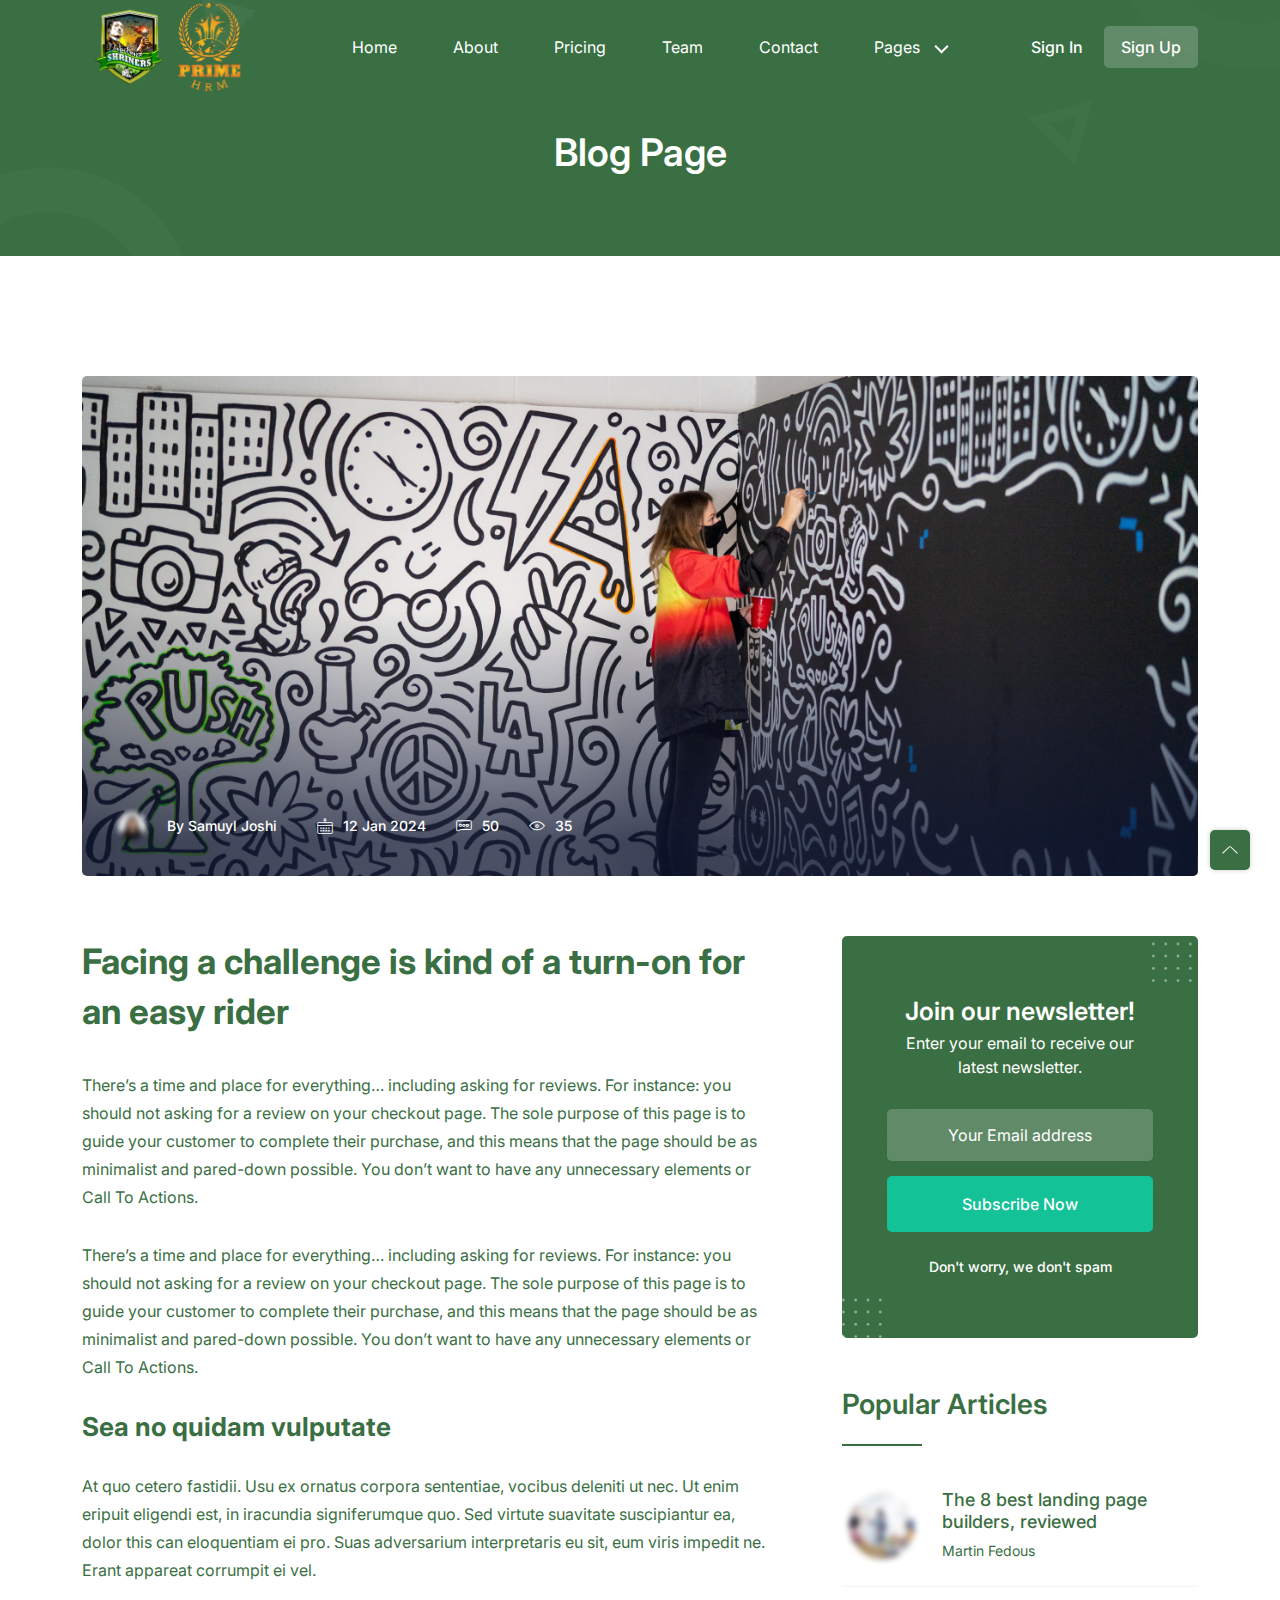
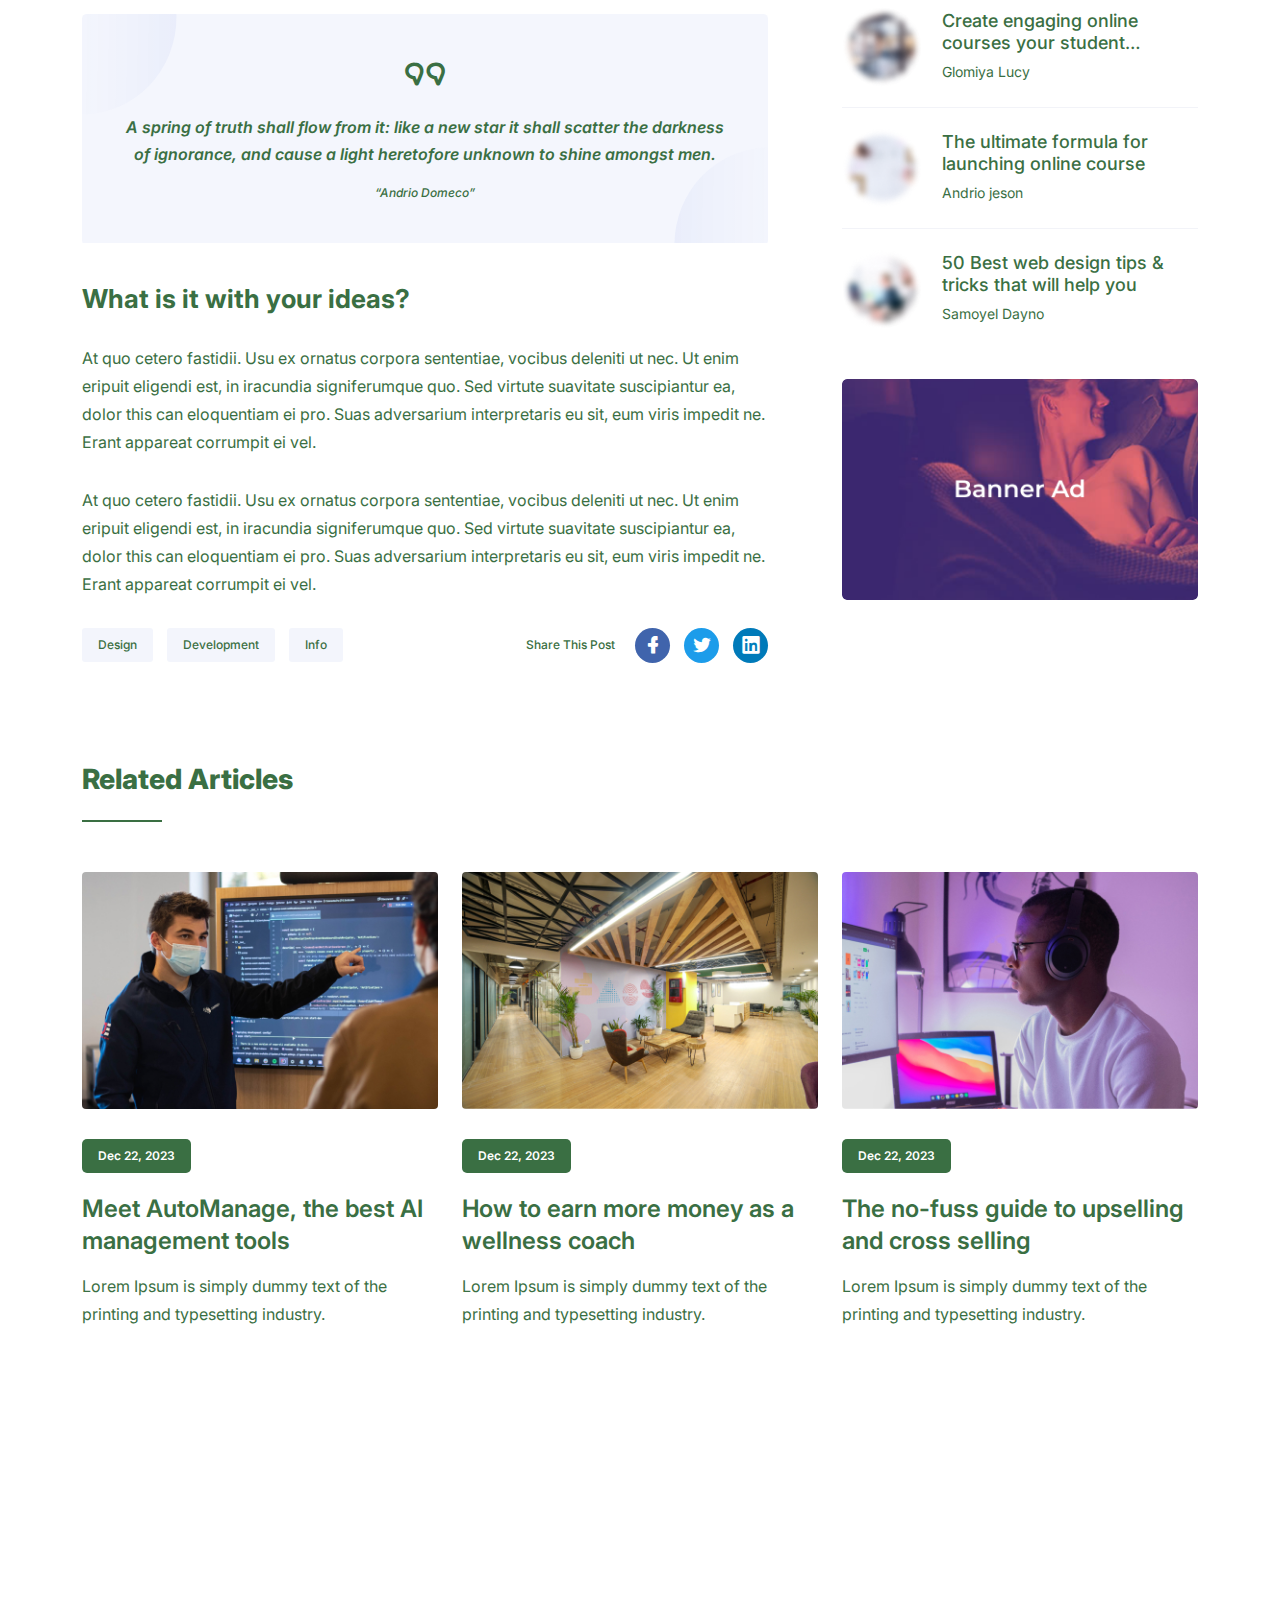
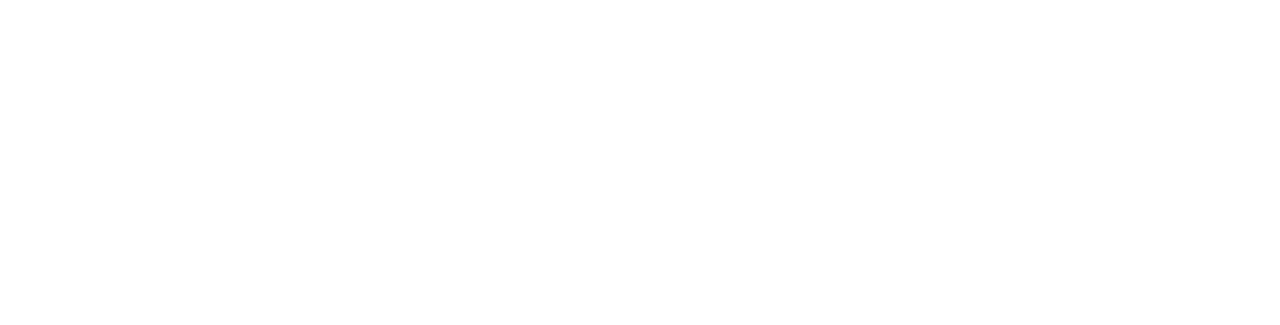
<file: prime-hrm-design-main/blog-details.html>
<!-- =========

	Template Name: Play
	Author: UIdeck
	Author URI: https://uideck.com/
	Support: https://uideck.com/support/
	Version: 1.1

========== -->

<!DOCTYPE html>
<html lang="en">

<head>
  <meta charset="UTF-8" />
  <meta http-equiv="X-UA-Compatible" content="IE=edge" />
  <meta name="viewport" content="width=device-width, initial-scale=1.0" />
  <title>Play | Open source Project by UIdeck</title>

  <!--====== Favicon Icon ======-->
  <link rel="shortcut icon" href="assets/images/favicon.svg" type="image/svg" />

  <!-- ===== All CSS files ===== -->
  <link rel="stylesheet" href="assets/css/bootstrap.min.css" />
  <link rel="stylesheet" href="assets/css/animate.css" />
  <link rel="stylesheet" href="assets/css/lineicons.css" />
  <link rel="stylesheet" href="assets/css/ud-styles.css" />
</head>

<body>
  <!-- ====== Header Start ====== -->
  <header class="ud-header">
    <div class="container">
      <div class="row">
        <div class="col-lg-12">
          <nav class="navbar navbar-expand-lg">
            <a class="navbar-brand" href="index.html">
              <img src="assets/images/logo/logo.png" alt="Logo" />
            </a>
            <button class="navbar-toggler">
              <span class="toggler-icon"> </span>
              <span class="toggler-icon"> </span>
              <span class="toggler-icon"> </span>
            </button>

            <div class="navbar-collapse">
              <ul id="nav" class="navbar-nav mx-auto">
                <li class="nav-item">
                  <a class="ud-menu-scroll" href="#home">Home</a>
                </li>

                <li class="nav-item">
                  <a class="ud-menu-scroll" href="#about">About</a>
                </li>
                <li class="nav-item">
                  <a class="ud-menu-scroll" href="#pricing">Pricing</a>
                </li>
                <li class="nav-item">
                  <a class="ud-menu-scroll" href="#team">Team</a>
                </li>
                <li class="nav-item">
                  <a class="ud-menu-scroll" href="#contact">Contact</a>
                </li>
                <li class="nav-item nav-item-has-children">
                  <a href="javascript:void(0)"> Pages </a>
                  <ul class="ud-submenu">
                    <li class="ud-submenu-item">
                      <a href="about.html" class="ud-submenu-link">
                        About Page
                      </a>
                    </li>
                    <li class="ud-submenu-item">
                      <a href="pricing.html" class="ud-submenu-link">
                        Pricing Page
                      </a>
                    </li>
                    <li class="ud-submenu-item">
                      <a href="contact.html" class="ud-submenu-link">
                        Contact Page
                      </a>
                    </li>
                    <li class="ud-submenu-item">
                      <a href="blog.html" class="ud-submenu-link">
                        Blog Grid Page
                      </a>
                    </li>
                    <li class="ud-submenu-item">
                      <a href="blog-details.html" class="ud-submenu-link">
                        Blog Details Page
                      </a>
                    </li>
                    <li class="ud-submenu-item">
                      <a href="login.html" class="ud-submenu-link">
                        Sign In Page
                      </a>
                    </li>
                    <li class="ud-submenu-item">
                      <a href="404.html" class="ud-submenu-link">404 Page</a>
                    </li>
                  </ul>
                </li>
              </ul>
            </div>

            <div class="navbar-btn d-none d-sm-inline-block">
              <a href="login.html" class="ud-main-btn ud-login-btn">
                Sign In
              </a>
              <a class="ud-main-btn ud-white-btn" href="javascript:void(0)">
                Sign Up
              </a>
            </div>
          </nav>
        </div>
      </div>
    </div>
  </header>
  <!-- ====== Header End ====== -->

  <!-- ====== Banner Start ====== -->
  <section class="ud-page-banner">
    <div class="container">
      <div class="row">
        <div class="col-lg-12">
          <div class="ud-banner-content">
            <h1>Blog Page</h1>
          </div>
        </div>
      </div>
    </div>
  </section>
  <!-- ====== Banner End ====== -->

  <!-- ====== Blog Details Start ====== -->
  <section class="ud-blog-details">
    <div class="container">
      <div class="row">
        <div class="col-lg-12">
          <div class="ud-blog-details-image">
            <img src="assets/images/blog/blog-details-01.jpg" alt="blog details" />
            <div class="ud-blog-overlay">
              <div class="ud-blog-overlay-content">
                <div class="ud-blog-author">
                  <img src="assets/images/blog/author-01.png" alt="author" />
                  <span>
                    By <a href="javascript:void(0)"> Samuyl Joshi </a>
                  </span>
                </div>

                <div class="ud-blog-meta">
                  <p class="date">
                    <i class="lni lni-calendar"></i> <span>12 Jan 2024</span>
                  </p>
                  <p class="comment">
                    <i class="lni lni-comments"></i> <span>50</span>
                  </p>
                  <p class="view">
                    <i class="lni lni-eye"></i> <span>35</span>
                  </p>
                </div>
              </div>
            </div>
          </div>
        </div>

        <div class="col-lg-8">
          <div class="ud-blog-details-content">
            <h2 class="ud-blog-details-title">
              Facing a challenge is kind of a turn-on for an easy rider
            </h2>
            <p class="ud-blog-details-para">
              There’s a time and place for everything… including asking for
              reviews. For instance: you should not asking for a review on
              your checkout page. The sole purpose of this page is to guide
              your customer to complete their purchase, and this means that
              the page should be as minimalist and pared-down possible. You
              don’t want to have any unnecessary elements or Call To Actions.
            </p>
            <p class="ud-blog-details-para">
              There’s a time and place for everything… including asking for
              reviews. For instance: you should not asking for a review on
              your checkout page. The sole purpose of this page is to guide
              your customer to complete their purchase, and this means that
              the page should be as minimalist and pared-down possible. You
              don’t want to have any unnecessary elements or Call To Actions.
            </p>
            <h3 class="ud-blog-details-subtitle">Sea no quidam vulputate</h3>
            <p class="ud-blog-details-para">
              At quo cetero fastidii. Usu ex ornatus corpora sententiae,
              vocibus deleniti ut nec. Ut enim eripuit eligendi est, in
              iracundia signiferumque quo. Sed virtute suavitate suscipiantur
              ea, dolor this can eloquentiam ei pro. Suas adversarium
              interpretaris eu sit, eum viris impedit ne. Erant appareat
              corrumpit ei vel.
            </p>

            <div class="ud-blog-quote">
              <i class="lni lni-quotation"></i>
              <p>
                A spring of truth shall flow from it: like a new star it shall
                scatter the darkness of ignorance, and cause a light
                heretofore unknown to shine amongst men.
              </p>
              <h6>“Andrio Domeco”</h6>
            </div>
            <h3 class="ud-blog-details-subtitle">
              What is it with your ideas?
            </h3>
            <p class="ud-blog-details-para">
              At quo cetero fastidii. Usu ex ornatus corpora sententiae,
              vocibus deleniti ut nec. Ut enim eripuit eligendi est, in
              iracundia signiferumque quo. Sed virtute suavitate suscipiantur
              ea, dolor this can eloquentiam ei pro. Suas adversarium
              interpretaris eu sit, eum viris impedit ne. Erant appareat
              corrumpit ei vel.
            </p>
            <p class="ud-blog-details-para">
              At quo cetero fastidii. Usu ex ornatus corpora sententiae,
              vocibus deleniti ut nec. Ut enim eripuit eligendi est, in
              iracundia signiferumque quo. Sed virtute suavitate suscipiantur
              ea, dolor this can eloquentiam ei pro. Suas adversarium
              interpretaris eu sit, eum viris impedit ne. Erant appareat
              corrumpit ei vel.
            </p>

            <div class="ud-blog-details-action">
              <ul class="ud-blog-tags">
                <li>
                  <a href="javascript:void(0)">Design</a>
                </li>
                <li>
                  <a href="javascript:void(0)">Development</a>
                </li>
                <li>
                  <a href="javascript:void(0)">Info</a>
                </li>
              </ul>
              <div class="ud-blog-share">
                <h6>Share This Post</h6>
                <ul class="ud-blog-share-links">
                  <li>
                    <a href="javascript:void(0)" class="facebook">
                      <i class="lni lni-facebook-filled"></i>
                    </a>
                  </li>
                  <li>
                    <a href="javascript:void(0)" class="twitter">
                      <i class="lni lni-twitter-filled"></i>
                    </a>
                  </li>
                  <li>
                    <a href="javascript:void(0)" class="linkedin">
                      <i class="lni lni-linkedin-original"></i>
                    </a>
                  </li>
                </ul>
              </div>
            </div>
          </div>
        </div>
        <div class="col-lg-4">
          <div class="ud-blog-sidebar">
            <div class="ud-newsletter-box">
              <img src="assets/images/blog/dotted-shape.svg" alt="shape" class="shape shape-1" />
              <img src="assets/images/blog/dotted-shape.svg" alt="shape" class="shape shape-2" />
              <h3 class="ud-newsletter-title">Join our newsletter!</h3>
              <p>Enter your email to receive our latest newsletter.</p>
              <form class="ud-newsletter-form">
                <input type="email" name="email" placeholder="Your Email address" />
                <button class="ud-main-btn">Subscribe Now</button>
                <p class="ud-newsletter-note">Don't worry, we don't spam</p>
              </form>
            </div>

            <div class="ud-articles-box">
              <h3 class="ud-articles-box-title">Popular Articles</h3>
              <ul class="ud-articles-list">
                <li>
                  <div class="ud-article-image">
                    <img src="assets/images/blog/article-author-01.png" alt="author" />
                  </div>
                  <div class="ud-article-content">
                    <h5 class="ud-article-title">
                      <a href="javascript:void(0)">
                        The 8 best landing page builders, reviewed
                      </a>
                    </h5>
                    <p class="ud-article-author">Martin Fedous</p>
                  </div>
                </li>
                <li>
                  <div class="ud-article-image">
                    <img src="assets/images/blog/article-author-02.png" alt="author" />
                  </div>
                  <div class="ud-article-content">
                    <h5 class="ud-article-title">
                      <a href="javascript:void(0)">
                        Create engaging online courses your student…
                      </a>
                    </h5>
                    <p class="ud-article-author">Glomiya Lucy</p>
                  </div>
                </li>
                <li>
                  <div class="ud-article-image">
                    <img src="assets/images/blog/article-author-03.png" alt="author" />
                  </div>
                  <div class="ud-article-content">
                    <h5 class="ud-article-title">
                      <a href="javascript:void(0)">
                        The ultimate formula for launching online course
                      </a>
                    </h5>
                    <p class="ud-article-author">Andrio jeson</p>
                  </div>
                </li>
                <li>
                  <div class="ud-article-image">
                    <img src="assets/images/blog/article-author-04.png" alt="author" />
                  </div>
                  <div class="ud-article-content">
                    <h5 class="ud-article-title">
                      <a href="javascript:void(0)">
                        50 Best web design tips & tricks that will help you
                      </a>
                    </h5>
                    <p class="ud-article-author">Samoyel Dayno</p>
                  </div>
                </li>
              </ul>
            </div>

            <div class="ud-banner-ad">
              <a href="javascript:void(0)">
                <img src="assets/images/blog/bannder-ad.png" alt="ad banner" />
              </a>
            </div>
          </div>
        </div>
      </div>
    </div>
  </section>
  <!-- ====== Blog Details End ====== -->

  <!-- ====== Blog Start ====== -->
  <section class="ud-blog-grids ud-related-articles">
    <div class="container">
      <div class="row col-lg-12">
        <div class="ud-related-title">
          <h2 class="ud-related-articles-title">Related Articles</h2>
        </div>
      </div>
      <div class="row">
        <div class="col-lg-4 col-md-6">
          <div class="ud-single-blog">
            <div class="ud-blog-image">
              <a href="blog-details.html">
                <img src="assets/images/blog/blog-01.jpg" alt="blog" />
              </a>
            </div>
            <div class="ud-blog-content">
              <span class="ud-blog-date">Dec 22, 2023</span>
              <h3 class="ud-blog-title">
                <a href="blog-details.html">
                  Meet AutoManage, the best AI management tools
                </a>
              </h3>
              <p class="ud-blog-desc">
                Lorem Ipsum is simply dummy text of the printing and
                typesetting industry.
              </p>
            </div>
          </div>
        </div>
        <div class="col-lg-4 col-md-6">
          <div class="ud-single-blog">
            <div class="ud-blog-image">
              <a href="blog-details.html">
                <img src="assets/images/blog/blog-02.jpg" alt="blog" />
              </a>
            </div>
            <div class="ud-blog-content">
              <span class="ud-blog-date">Dec 22, 2023</span>
              <h3 class="ud-blog-title">
                <a href="blog-details.html">
                  How to earn more money as a wellness coach
                </a>
              </h3>
              <p class="ud-blog-desc">
                Lorem Ipsum is simply dummy text of the printing and
                typesetting industry.
              </p>
            </div>
          </div>
        </div>
        <div class="col-lg-4 col-md-6">
          <div class="ud-single-blog">
            <div class="ud-blog-image">
              <a href="blog-details.html">
                <img src="assets/images/blog/blog-03.jpg" alt="blog" />
              </a>
            </div>
            <div class="ud-blog-content">
              <span class="ud-blog-date">Dec 22, 2023</span>
              <h3 class="ud-blog-title">
                <a href="blog-details.html">
                  The no-fuss guide to upselling and cross selling
                </a>
              </h3>
              <p class="ud-blog-desc">
                Lorem Ipsum is simply dummy text of the printing and
                typesetting industry.
              </p>
            </div>
          </div>
        </div>
      </div>
    </div>
  </section>
  <!-- ====== Blog End ====== -->

  <!-- ====== Footer Start ====== -->
  <footer class="ud-footer wow fadeInUp" data-wow-delay=".15s">
    <div class="shape shape-1">
      <img src="assets/images/footer/shape-1.svg" alt="shape" />
    </div>
    <div class="shape shape-2">
      <img src="assets/images/footer/shape-2.svg" alt="shape" />
    </div>
    <div class="shape shape-3">
      <img src="assets/images/footer/shape-3.svg" alt="shape" />
    </div>
    <div class="ud-footer-widgets">
      <div class="container">
        <div class="row">
          <div class="col-xl-3 col-lg-4 col-md-6">
            <div class="ud-widget">
              <a href="index.html" class="ud-footer-logo">
                <img src="assets/images/logo/logo.png" alt="logo" />
              </a>
              <p class="ud-widget-desc">
                We create digital experiences for brands and companies by
                using technology.
              </p>
              <ul class="ud-widget-socials">
                <li>
                  <a href="https://twitter.com/MusharofChy">
                    <i class="lni lni-facebook-filled"></i>
                  </a>
                </li>
                <li>
                  <a href="https://twitter.com/MusharofChy">
                    <i class="lni lni-twitter-filled"></i>
                  </a>
                </li>
                <li>
                  <a href="https://twitter.com/MusharofChy">
                    <i class="lni lni-instagram-filled"></i>
                  </a>
                </li>
                <li>
                  <a href="https://twitter.com/MusharofChy">
                    <i class="lni lni-linkedin-original"></i>
                  </a>
                </li>
              </ul>
            </div>
          </div>

          <div class="col-xl-2 col-lg-2 col-md-6 col-sm-6">
            <div class="ud-widget">
              <h5 class="ud-widget-title">About Us</h5>
              <ul class="ud-widget-links">
                <li>
                  <a href="javascript:void(0)">Home</a>
                </li>
                <li>
                  <a href="javascript:void(0)">Features</a>
                </li>
                <li>
                  <a href="javascript:void(0)">About</a>
                </li>
                <li>
                  <a href="javascript:void(0)">Testimonial</a>
                </li>
              </ul>
            </div>
          </div>
          <div class="col-xl-2 col-lg-3 col-md-6 col-sm-6">
            <div class="ud-widget">
              <h5 class="ud-widget-title">Features</h5>
              <ul class="ud-widget-links">
                <li>
                  <a href="javascript:void(0)">How it works</a>
                </li>
                <li>
                  <a href="javascript:void(0)">Privacy policy</a>
                </li>
                <li>
                  <a href="javascript:void(0)">Terms of service</a>
                </li>
                <li>
                  <a href="javascript:void(0)">Refund policy</a>
                </li>
              </ul>
            </div>
          </div>
          <div class="col-xl-2 col-lg-3 col-md-6 col-sm-6">
            <div class="ud-widget">
              <h5 class="ud-widget-title">Our Products</h5>
              <ul class="ud-widget-links">
                <li>
                  <a href="https://lineicons.com/" rel="nofollow noopner" target="_blank">Lineicons
                  </a>
                </li>
                <li>
                  <a href="https://ecommercehtml.com/" rel="nofollow noopner" target="_blank">Ecommerce HTML</a>
                </li>
                <li>
                  <a href="https://ayroui.com/" rel="nofollow noopner" target="_blank">Ayro UI</a>
                </li>
                <li>
                  <a href="https://graygrids.com/" rel="nofollow noopner" target="_blank">Plain Admin</a>
                </li>
              </ul>
            </div>
          </div>
          <div class="col-xl-3 col-lg-6 col-md-8 col-sm-10">
            <div class="ud-widget">
              <h5 class="ud-widget-title">Partners</h5>
              <ul class="ud-widget-brands">
                <li>
                  <a href="https://ayroui.com/" rel="nofollow noopner" target="_blank">
                    <img src="assets/images/footer/brands/ayroui.svg" alt="ayroui" />
                  </a>
                </li>
                <li>
                  <a href="https://ecommercehtml.com/" rel="nofollow noopner" target="_blank">
                    <img src="assets/images/footer/brands/ecommerce-html.svg" alt="ecommerce-html" />
                  </a>
                </li>
                <li>
                  <a href="https://graygrids.com/" rel="nofollow noopner" target="_blank">
                    <img src="assets/images/footer/brands/graygrids.svg" alt="graygrids" />
                  </a>
                </li>
                <li>
                  <a href="https://lineicons.com/" rel="nofollow noopner" target="_blank">
                    <img src="assets/images/footer/brands/lineicons.svg" alt="lineicons" />
                  </a>
                </li>
                <li>
                  <a href="https://uideck.com/" rel="nofollow noopner" target="_blank">
                    <img src="assets/images/footer/brands/uideck.svg" alt="uideck" />
                  </a>
                </li>
                <li>
                  <a href="https://tailwindtemplates.co/" rel="nofollow noopner" target="_blank">
                    <img src="assets/images/footer/brands/tailwindtemplates.svg" alt="tailwindtemplates" />
                  </a>
                </li>
              </ul>
            </div>
          </div>
        </div>
      </div>
    </div>
    <div class="ud-footer-bottom">
      <div class="container">
        <div class="row">
          <div class="col-md-8">
            <ul class="ud-footer-bottom-left">
              <li>
                <a href="javascript:void(0)">Privacy policy</a>
              </li>
              <li>
                <a href="javascript:void(0)">Support policy</a>
              </li>
              <li>
                <a href="javascript:void(0)">Terms of service</a>
              </li>
            </ul>
          </div>
          <div class="col-md-4">
            <p class="ud-footer-bottom-right">
              Designed and Developed by
              <a href="https://uideck.com" rel="nofollow">UIdeck</a>
            </p>
          </div>
        </div>
      </div>
    </div>
  </footer>
  <!-- ====== Footer End ====== -->

  <!-- ====== Back To Top Start ====== -->
  <a href="javascript:void(0)" class="back-to-top">
    <i class="lni lni-chevron-up"> </i>
  </a>
  <!-- ====== Back To Top End ====== -->

  <!-- ====== All Javascript Files ====== -->
  <script src="assets/js/bootstrap.bundle.min.js"></script>
  <script src="assets/js/wow.min.js"></script>
  <script src="assets/js/main.js"></script>
</body>

</html>
</file>
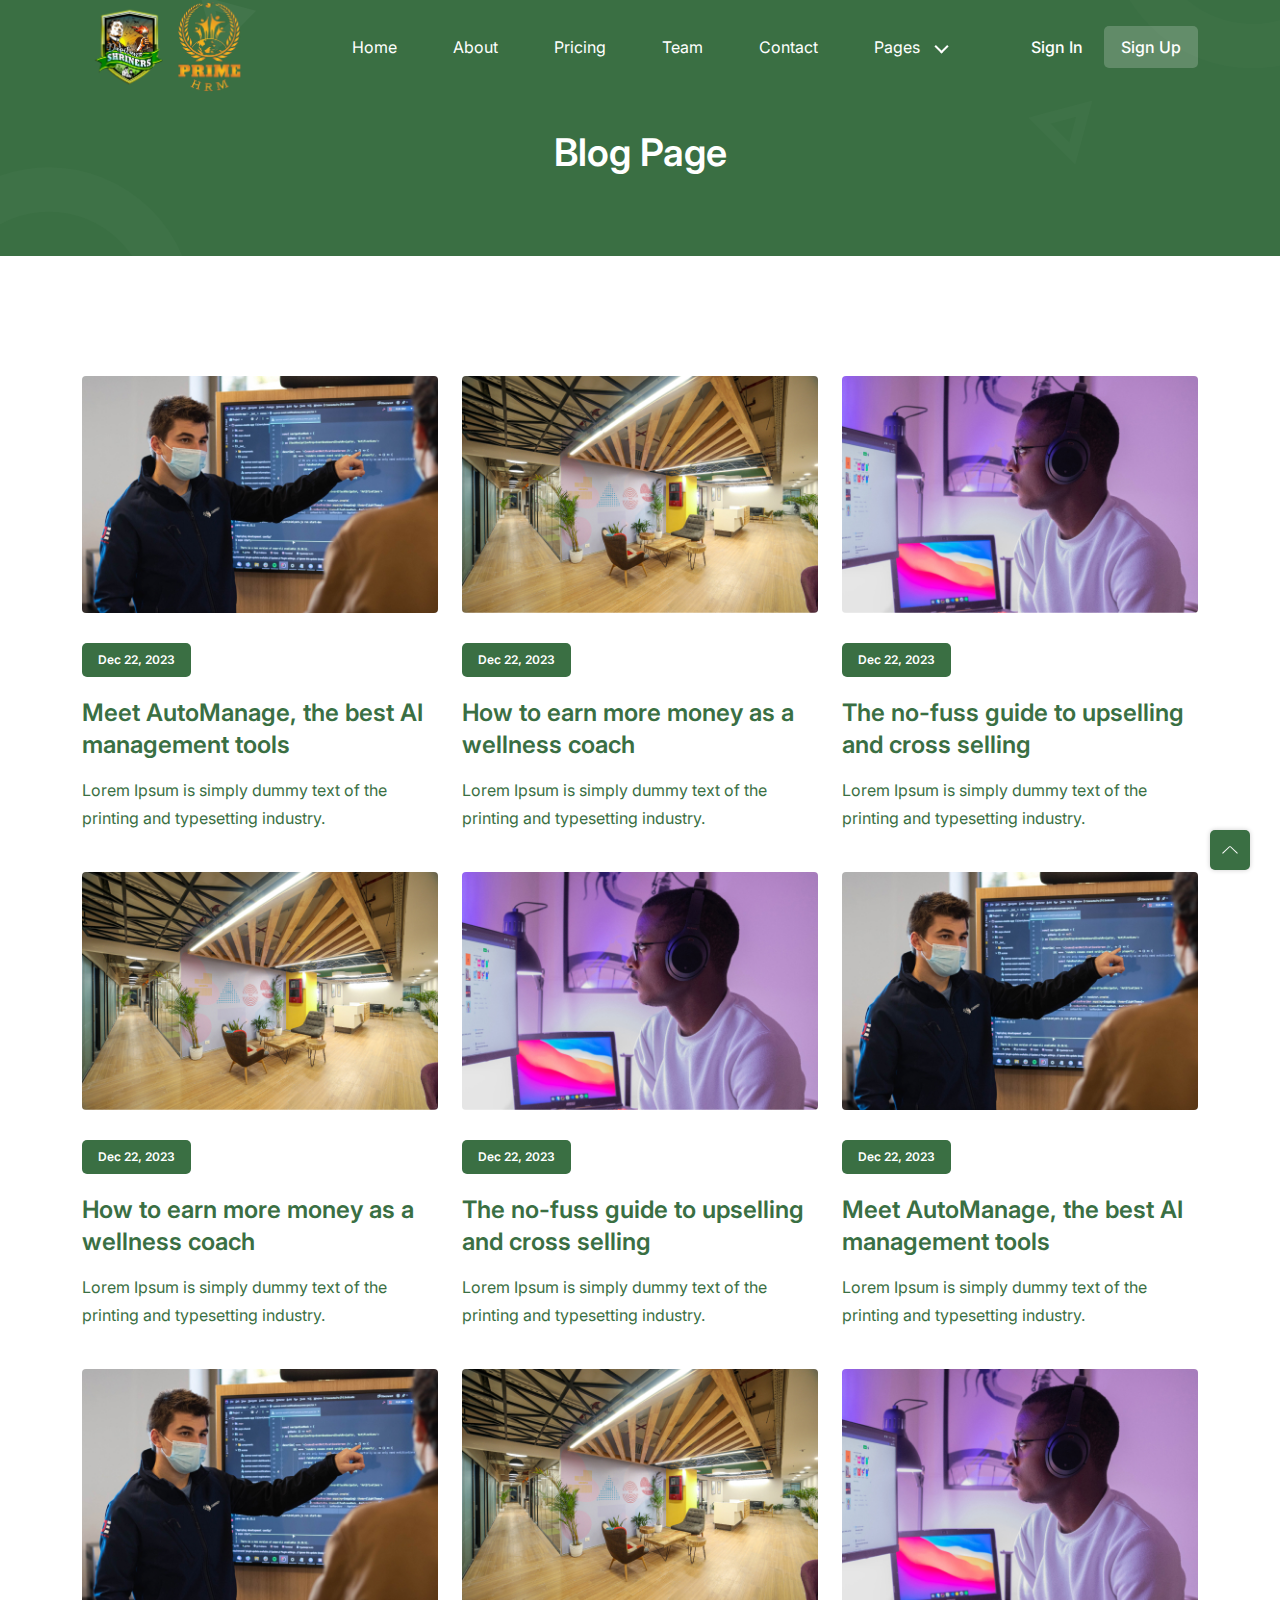
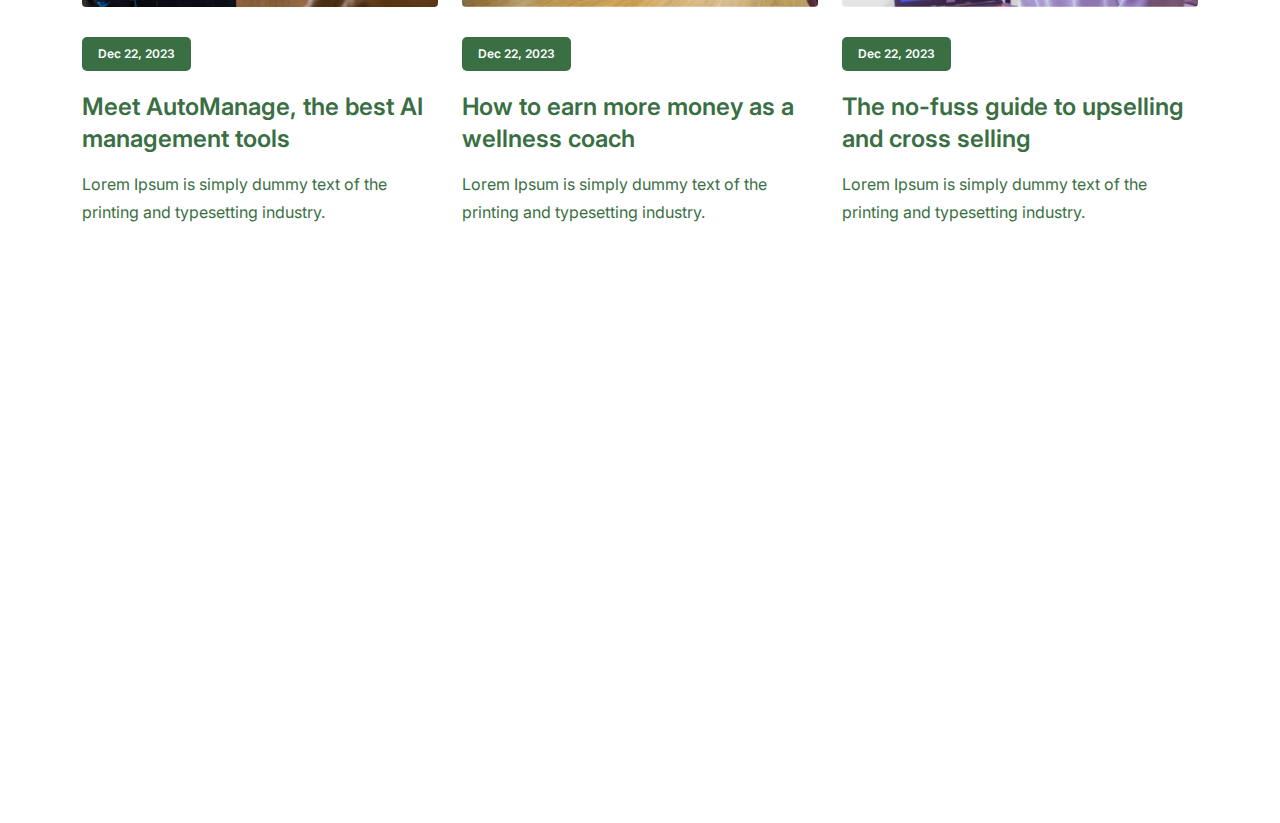
<file: prime-hrm-design-main/blog.html>
<!-- =========

	Template Name: Play
	Author: UIdeck
	Author URI: https://uideck.com/
	Support: https://uideck.com/support/
	Version: 1.1

========== -->

<!DOCTYPE html>
<html lang="en">

<head>
  <meta charset="UTF-8" />
  <meta http-equiv="X-UA-Compatible" content="IE=edge" />
  <meta name="viewport" content="width=device-width, initial-scale=1.0" />
  <title>Play | Open source Project by UIdeck</title>

  <!--====== Favicon Icon ======-->
  <link rel="shortcut icon" href="assets/images/favicon.svg" type="image/svg" />

  <!-- ===== All CSS files ===== -->
  <link rel="stylesheet" href="assets/css/bootstrap.min.css" />
  <link rel="stylesheet" href="assets/css/animate.css" />
  <link rel="stylesheet" href="assets/css/lineicons.css" />
  <link rel="stylesheet" href="assets/css/ud-styles.css" />
</head>

<body>
  <!-- ====== Header Start ====== -->
  <header class="ud-header">
    <div class="container">
      <div class="row">
        <div class="col-lg-12">
          <nav class="navbar navbar-expand-lg">
            <a class="navbar-brand" href="index.html">
              <img src="assets/images/logo/logo.png" alt="Logo" />
            </a>
            <button class="navbar-toggler">
              <span class="toggler-icon"> </span>
              <span class="toggler-icon"> </span>
              <span class="toggler-icon"> </span>
            </button>

            <div class="navbar-collapse">
              <ul id="nav" class="navbar-nav mx-auto">
                <li class="nav-item">
                  <a class="ud-menu-scroll" href="#home">Home</a>
                </li>

                <li class="nav-item">
                  <a class="ud-menu-scroll" href="#about">About</a>
                </li>
                <li class="nav-item">
                  <a class="ud-menu-scroll" href="#pricing">Pricing</a>
                </li>
                <li class="nav-item">
                  <a class="ud-menu-scroll" href="#team">Team</a>
                </li>
                <li class="nav-item">
                  <a class="ud-menu-scroll" href="#contact">Contact</a>
                </li>
                <li class="nav-item nav-item-has-children">
                  <a href="javascript:void(0)"> Pages </a>
                  <ul class="ud-submenu">
                    <li class="ud-submenu-item">
                      <a href="about.html" class="ud-submenu-link">
                        About Page
                      </a>
                    </li>
                    <li class="ud-submenu-item">
                      <a href="pricing.html" class="ud-submenu-link">
                        Pricing Page
                      </a>
                    </li>
                    <li class="ud-submenu-item">
                      <a href="contact.html" class="ud-submenu-link">
                        Contact Page
                      </a>
                    </li>
                    <li class="ud-submenu-item">
                      <a href="blog.html" class="ud-submenu-link">
                        Blog Grid Page
                      </a>
                    </li>
                    <li class="ud-submenu-item">
                      <a href="blog-details.html" class="ud-submenu-link">
                        Blog Details Page
                      </a>
                    </li>
                    <li class="ud-submenu-item">
                      <a href="login.html" class="ud-submenu-link">
                        Sign In Page
                      </a>
                    </li>
                    <li class="ud-submenu-item">
                      <a href="404.html" class="ud-submenu-link">404 Page</a>
                    </li>
                  </ul>
                </li>
              </ul>
            </div>

            <div class="navbar-btn d-none d-sm-inline-block">
              <a href="login.html" class="ud-main-btn ud-login-btn">
                Sign In
              </a>
              <a class="ud-main-btn ud-white-btn" href="javascript:void(0)">
                Sign Up
              </a>
            </div>
          </nav>
        </div>
      </div>
    </div>
  </header>
  <!-- ====== Header End ====== -->

  <!-- ====== Banner Start ====== -->
  <section class="ud-page-banner">
    <div class="container">
      <div class="row">
        <div class="col-lg-12">
          <div class="ud-banner-content">
            <h1>Blog Page</h1>
          </div>
        </div>
      </div>
    </div>
  </section>
  <!-- ====== Banner End ====== -->

  <!-- ====== Blog Start ====== -->
  <section class="ud-blog-grids">
    <div class="container">
      <div class="row">
        <div class="col-lg-4 col-md-6">
          <div class="ud-single-blog">
            <div class="ud-blog-image">
              <a href="blog-details.html">
                <img src="assets/images/blog/blog-01.jpg" alt="blog" />
              </a>
            </div>
            <div class="ud-blog-content">
              <span class="ud-blog-date">Dec 22, 2023</span>
              <h3 class="ud-blog-title">
                <a href="blog-details.html">
                  Meet AutoManage, the best AI management tools
                </a>
              </h3>
              <p class="ud-blog-desc">
                Lorem Ipsum is simply dummy text of the printing and
                typesetting industry.
              </p>
            </div>
          </div>
        </div>
        <div class="col-lg-4 col-md-6">
          <div class="ud-single-blog">
            <div class="ud-blog-image">
              <a href="blog-details.html">
                <img src="assets/images/blog/blog-02.jpg" alt="blog" />
              </a>
            </div>
            <div class="ud-blog-content">
              <span class="ud-blog-date">Dec 22, 2023</span>
              <h3 class="ud-blog-title">
                <a href="blog-details.html">
                  How to earn more money as a wellness coach
                </a>
              </h3>
              <p class="ud-blog-desc">
                Lorem Ipsum is simply dummy text of the printing and
                typesetting industry.
              </p>
            </div>
          </div>
        </div>
        <div class="col-lg-4 col-md-6">
          <div class="ud-single-blog">
            <div class="ud-blog-image">
              <a href="blog-details.html">
                <img src="assets/images/blog/blog-03.jpg" alt="blog" />
              </a>
            </div>
            <div class="ud-blog-content">
              <span class="ud-blog-date">Dec 22, 2023</span>
              <h3 class="ud-blog-title">
                <a href="blog-details.html">
                  The no-fuss guide to upselling and cross selling
                </a>
              </h3>
              <p class="ud-blog-desc">
                Lorem Ipsum is simply dummy text of the printing and
                typesetting industry.
              </p>
            </div>
          </div>
        </div>
        <div class="col-lg-4 col-md-6">
          <div class="ud-single-blog">
            <div class="ud-blog-image">
              <a href="blog-details.html">
                <img src="assets/images/blog/blog-02.jpg" alt="blog" />
              </a>
            </div>
            <div class="ud-blog-content">
              <span class="ud-blog-date">Dec 22, 2023</span>
              <h3 class="ud-blog-title">
                <a href="blog-details.html">
                  How to earn more money as a wellness coach
                </a>
              </h3>
              <p class="ud-blog-desc">
                Lorem Ipsum is simply dummy text of the printing and
                typesetting industry.
              </p>
            </div>
          </div>
        </div>
        <div class="col-lg-4 col-md-6">
          <div class="ud-single-blog">
            <div class="ud-blog-image">
              <a href="blog-details.html">
                <img src="assets/images/blog/blog-03.jpg" alt="blog" />
              </a>
            </div>
            <div class="ud-blog-content">
              <span class="ud-blog-date">Dec 22, 2023</span>
              <h3 class="ud-blog-title">
                <a href="blog-details.html">
                  The no-fuss guide to upselling and cross selling
                </a>
              </h3>
              <p class="ud-blog-desc">
                Lorem Ipsum is simply dummy text of the printing and
                typesetting industry.
              </p>
            </div>
          </div>
        </div>
        <div class="col-lg-4 col-md-6">
          <div class="ud-single-blog">
            <div class="ud-blog-image">
              <a href="blog-details.html">
                <img src="assets/images/blog/blog-01.jpg" alt="blog" />
              </a>
            </div>
            <div class="ud-blog-content">
              <span class="ud-blog-date">Dec 22, 2023</span>
              <h3 class="ud-blog-title">
                <a href="blog-details.html">
                  Meet AutoManage, the best AI management tools
                </a>
              </h3>
              <p class="ud-blog-desc">
                Lorem Ipsum is simply dummy text of the printing and
                typesetting industry.
              </p>
            </div>
          </div>
        </div>
        <div class="col-lg-4 col-md-6">
          <div class="ud-single-blog">
            <div class="ud-blog-image">
              <a href="blog-details.html">
                <img src="assets/images/blog/blog-01.jpg" alt="blog" />
              </a>
            </div>
            <div class="ud-blog-content">
              <span class="ud-blog-date">Dec 22, 2023</span>
              <h3 class="ud-blog-title">
                <a href="blog-details.html">
                  Meet AutoManage, the best AI management tools
                </a>
              </h3>
              <p class="ud-blog-desc">
                Lorem Ipsum is simply dummy text of the printing and
                typesetting industry.
              </p>
            </div>
          </div>
        </div>
        <div class="col-lg-4 col-md-6">
          <div class="ud-single-blog">
            <div class="ud-blog-image">
              <a href="blog-details.html">
                <img src="assets/images/blog/blog-02.jpg" alt="blog" />
              </a>
            </div>
            <div class="ud-blog-content">
              <span class="ud-blog-date">Dec 22, 2023</span>
              <h3 class="ud-blog-title">
                <a href="blog-details.html">
                  How to earn more money as a wellness coach
                </a>
              </h3>
              <p class="ud-blog-desc">
                Lorem Ipsum is simply dummy text of the printing and
                typesetting industry.
              </p>
            </div>
          </div>
        </div>
        <div class="col-lg-4 col-md-6">
          <div class="ud-single-blog">
            <div class="ud-blog-image">
              <a href="blog-details.html">
                <img src="assets/images/blog/blog-03.jpg" alt="blog" />
              </a>
            </div>
            <div class="ud-blog-content">
              <span class="ud-blog-date">Dec 22, 2023</span>
              <h3 class="ud-blog-title">
                <a href="blog-details.html">
                  The no-fuss guide to upselling and cross selling
                </a>
              </h3>
              <p class="ud-blog-desc">
                Lorem Ipsum is simply dummy text of the printing and
                typesetting industry.
              </p>
            </div>
          </div>
        </div>
      </div>
    </div>
  </section>
  <!-- ====== Blog End ====== -->

  <!-- ====== Footer Start ====== -->
  <footer class="ud-footer wow fadeInUp" data-wow-delay=".15s">
    <div class="shape shape-1">
      <img src="assets/images/footer/shape-1.svg" alt="shape" />
    </div>
    <div class="shape shape-2">
      <img src="assets/images/footer/shape-2.svg" alt="shape" />
    </div>
    <div class="shape shape-3">
      <img src="assets/images/footer/shape-3.svg" alt="shape" />
    </div>
    <div class="ud-footer-widgets">
      <div class="container">
        <div class="row">
          <div class="col-xl-3 col-lg-4 col-md-6">
            <div class="ud-widget">
              <a href="index.html" class="ud-footer-logo">
                <img src="assets/images/logo/logo.png" alt="logo" />
              </a>
              <p class="ud-widget-desc">
                We create digital experiences for brands and companies by
                using technology.
              </p>
              <ul class="ud-widget-socials">
                <li>
                  <a href="https://twitter.com/MusharofChy">
                    <i class="lni lni-facebook-filled"></i>
                  </a>
                </li>
                <li>
                  <a href="https://twitter.com/MusharofChy">
                    <i class="lni lni-twitter-filled"></i>
                  </a>
                </li>
                <li>
                  <a href="https://twitter.com/MusharofChy">
                    <i class="lni lni-instagram-filled"></i>
                  </a>
                </li>
                <li>
                  <a href="https://twitter.com/MusharofChy">
                    <i class="lni lni-linkedin-original"></i>
                  </a>
                </li>
              </ul>
            </div>
          </div>

          <div class="col-xl-2 col-lg-2 col-md-6 col-sm-6">
            <div class="ud-widget">
              <h5 class="ud-widget-title">About Us</h5>
              <ul class="ud-widget-links">
                <li>
                  <a href="javascript:void(0)">Home</a>
                </li>
                <li>
                  <a href="javascript:void(0)">Features</a>
                </li>
                <li>
                  <a href="javascript:void(0)">About</a>
                </li>
                <li>
                  <a href="javascript:void(0)">Testimonial</a>
                </li>
              </ul>
            </div>
          </div>
          <div class="col-xl-2 col-lg-3 col-md-6 col-sm-6">
            <div class="ud-widget">
              <h5 class="ud-widget-title">Features</h5>
              <ul class="ud-widget-links">
                <li>
                  <a href="javascript:void(0)">How it works</a>
                </li>
                <li>
                  <a href="javascript:void(0)">Privacy policy</a>
                </li>
                <li>
                  <a href="javascript:void(0)">Terms of service</a>
                </li>
                <li>
                  <a href="javascript:void(0)">Refund policy</a>
                </li>
              </ul>
            </div>
          </div>
          <div class="col-xl-2 col-lg-3 col-md-6 col-sm-6">
            <div class="ud-widget">
              <h5 class="ud-widget-title">Our Products</h5>
              <ul class="ud-widget-links">
                <li>
                  <a href="https://lineicons.com/" rel="nofollow noopner" target="_blank">Lineicons
                  </a>
                </li>
                <li>
                  <a href="https://ecommercehtml.com/" rel="nofollow noopner" target="_blank">Ecommerce HTML</a>
                </li>
                <li>
                  <a href="https://ayroui.com/" rel="nofollow noopner" target="_blank">Ayro UI</a>
                </li>
                <li>
                  <a href="https://graygrids.com/" rel="nofollow noopner" target="_blank">Plain Admin</a>
                </li>
              </ul>
            </div>
          </div>
          <div class="col-xl-3 col-lg-6 col-md-8 col-sm-10">
            <div class="ud-widget">
              <h5 class="ud-widget-title">Partners</h5>
              <ul class="ud-widget-brands">
                <li>
                  <a href="https://ayroui.com/" rel="nofollow noopner" target="_blank">
                    <img src="assets/images/footer/brands/ayroui.svg" alt="ayroui" />
                  </a>
                </li>
                <li>
                  <a href="https://ecommercehtml.com/" rel="nofollow noopner" target="_blank">
                    <img src="assets/images/footer/brands/ecommerce-html.svg" alt="ecommerce-html" />
                  </a>
                </li>
                <li>
                  <a href="https://graygrids.com/" rel="nofollow noopner" target="_blank">
                    <img src="assets/images/footer/brands/graygrids.svg" alt="graygrids" />
                  </a>
                </li>
                <li>
                  <a href="https://lineicons.com/" rel="nofollow noopner" target="_blank">
                    <img src="assets/images/footer/brands/lineicons.svg" alt="lineicons" />
                  </a>
                </li>
                <li>
                  <a href="https://uideck.com/" rel="nofollow noopner" target="_blank">
                    <img src="assets/images/footer/brands/uideck.svg" alt="uideck" />
                  </a>
                </li>
                <li>
                  <a href="https://tailwindtemplates.co/" rel="nofollow noopner" target="_blank">
                    <img src="assets/images/footer/brands/tailwindtemplates.svg" alt="tailwindtemplates" />
                  </a>
                </li>
              </ul>
            </div>
          </div>
        </div>
      </div>
    </div>
    <div class="ud-footer-bottom">
      <div class="container">
        <div class="row">
          <div class="col-md-8">
            <ul class="ud-footer-bottom-left">
              <li>
                <a href="javascript:void(0)">Privacy policy</a>
              </li>
              <li>
                <a href="javascript:void(0)">Support policy</a>
              </li>
              <li>
                <a href="javascript:void(0)">Terms of service</a>
              </li>
            </ul>
          </div>
          <div class="col-md-4">
            <p class="ud-footer-bottom-right">
              Designed and Developed by
              <a href="https://uideck.com" rel="nofollow">UIdeck</a>
            </p>
          </div>
        </div>
      </div>
    </div>
  </footer>
  <!-- ====== Footer End ====== -->

  <!-- ====== Back To Top Start ====== -->
  <a href="javascript:void(0)" class="back-to-top">
    <i class="lni lni-chevron-up"> </i>
  </a>
  <!-- ====== Back To Top End ====== -->

  <!-- ====== All Javascript Files ====== -->
  <script src="assets/js/bootstrap.bundle.min.js"></script>
  <script src="assets/js/wow.min.js"></script>
  <script src="assets/js/main.js"></script>
</body>

</html>
</file>
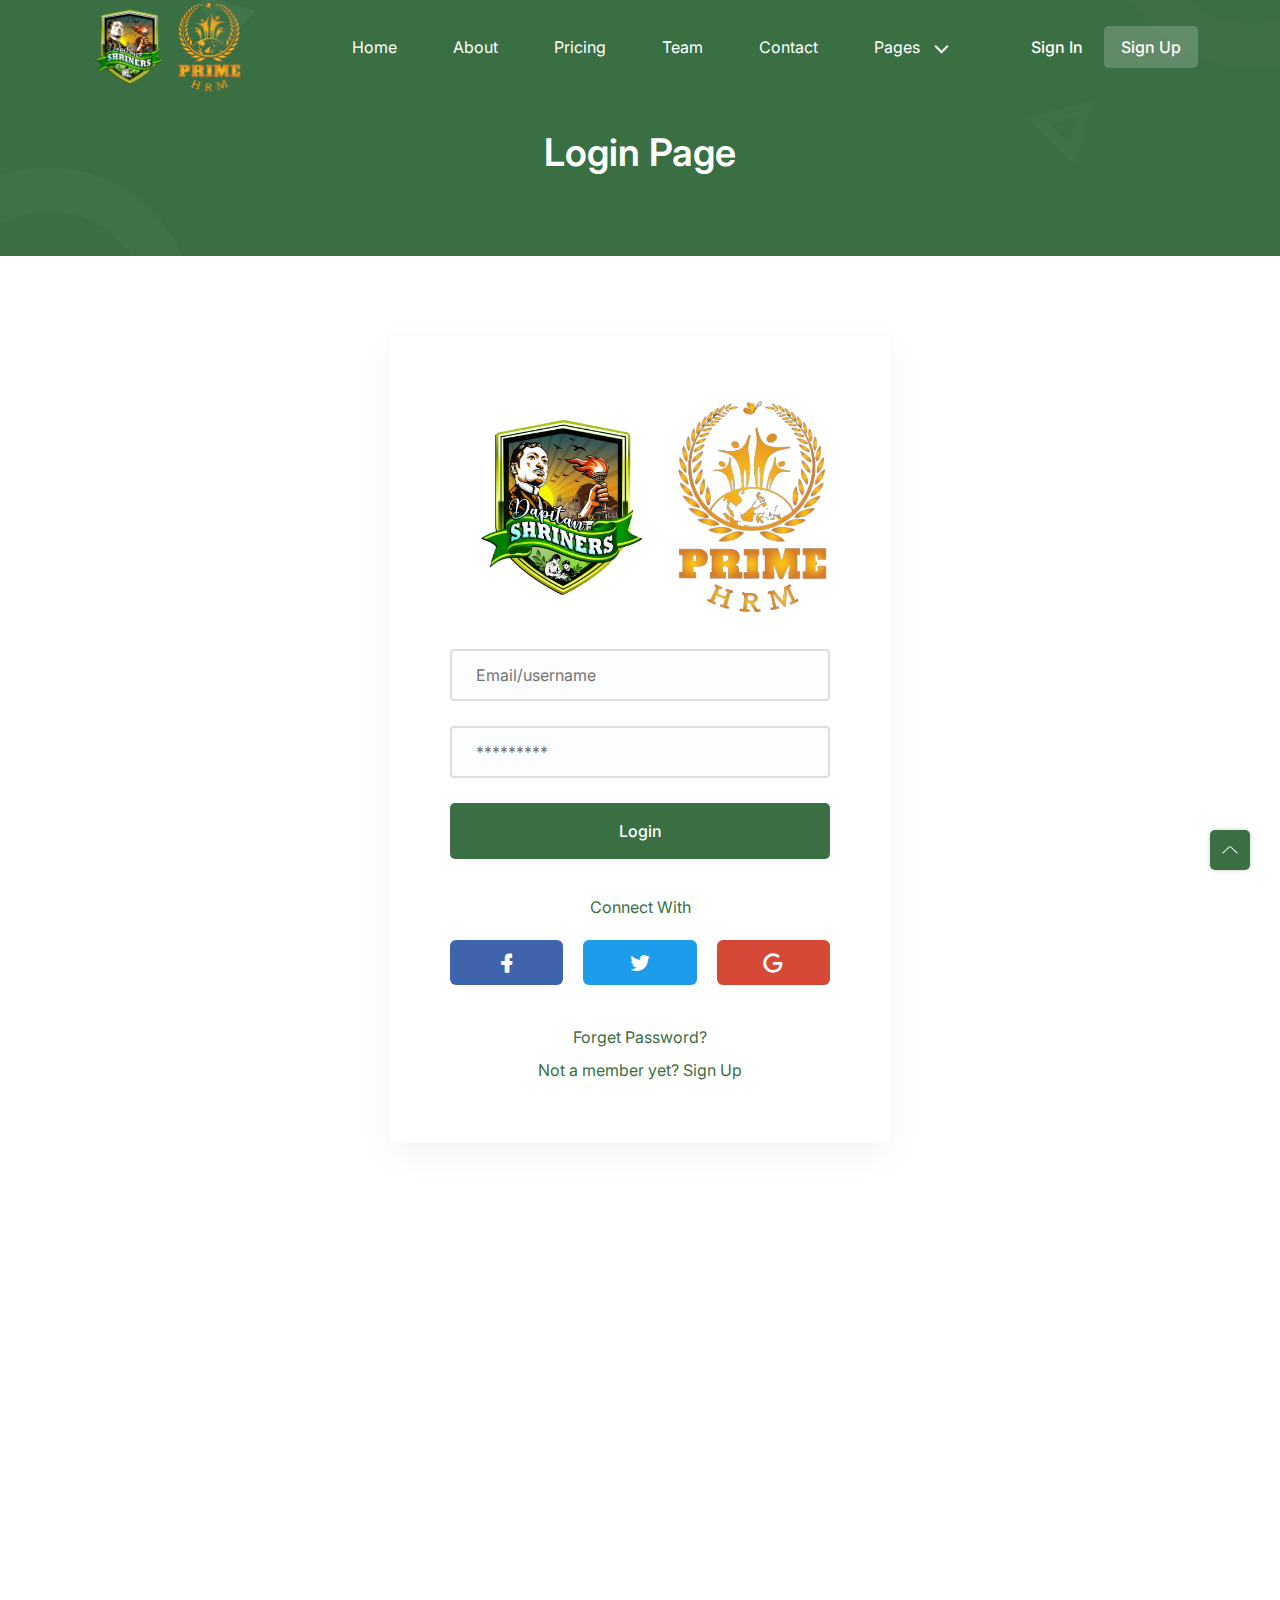
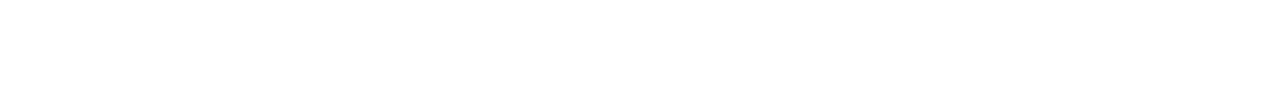
<file: prime-hrm-design-main/login.html>
<!-- =========

	Template Name: Play
	Author: UIdeck
	Author URI: https://uideck.com/
	Support: https://uideck.com/support/
	Version: 1.1

========== -->

<!DOCTYPE html>
<html lang="en">

<head>
  <meta charset="UTF-8" />
  <meta http-equiv="X-UA-Compatible" content="IE=edge" />
  <meta name="viewport" content="width=device-width, initial-scale=1.0" />
  <title>Play | Open source Project by UIdeck</title>

  <!--====== Favicon Icon ======-->
  <link rel="shortcut icon" href="assets/images/favicon.svg" type="image/svg" />

  <!-- ===== All CSS files ===== -->
  <link rel="stylesheet" href="assets/css/bootstrap.min.css" />
  <link rel="stylesheet" href="assets/css/animate.css" />
  <link rel="stylesheet" href="assets/css/lineicons.css" />
  <link rel="stylesheet" href="assets/css/ud-styles.css" />
</head>

<body>
  <!-- ====== Header Start ====== -->
  <header class="ud-header">
    <div class="container">
      <div class="row">
        <div class="col-lg-12">
          <nav class="navbar navbar-expand-lg">
            <a class="navbar-brand" href="index.html">
              <img src="assets/images/logo/logo.png" alt="Logo" />
            </a>
            <button class="navbar-toggler">
              <span class="toggler-icon"> </span>
              <span class="toggler-icon"> </span>
              <span class="toggler-icon"> </span>
            </button>

            <div class="navbar-collapse">
              <ul id="nav" class="navbar-nav mx-auto">
                <li class="nav-item">
                  <a class="ud-menu-scroll" href="#home">Home</a>
                </li>

                <li class="nav-item">
                  <a class="ud-menu-scroll" href="#about">About</a>
                </li>
                <li class="nav-item">
                  <a class="ud-menu-scroll" href="#pricing">Pricing</a>
                </li>
                <li class="nav-item">
                  <a class="ud-menu-scroll" href="#team">Team</a>
                </li>
                <li class="nav-item">
                  <a class="ud-menu-scroll" href="#contact">Contact</a>
                </li>
                <li class="nav-item nav-item-has-children">
                  <a href="javascript:void(0)"> Pages </a>
                  <ul class="ud-submenu">
                    <li class="ud-submenu-item">
                      <a href="about.html" class="ud-submenu-link">
                        About Page
                      </a>
                    </li>
                    <li class="ud-submenu-item">
                      <a href="pricing.html" class="ud-submenu-link">
                        Pricing Page
                      </a>
                    </li>
                    <li class="ud-submenu-item">
                      <a href="contact.html" class="ud-submenu-link">
                        Contact Page
                      </a>
                    </li>
                    <li class="ud-submenu-item">
                      <a href="blog.html" class="ud-submenu-link">
                        Blog Grid Page
                      </a>
                    </li>
                    <li class="ud-submenu-item">
                      <a href="blog-details.html" class="ud-submenu-link">
                        Blog Details Page
                      </a>
                    </li>
                    <li class="ud-submenu-item">
                      <a href="login.html" class="ud-submenu-link">
                        Sign In Page
                      </a>
                    </li>
                    <li class="ud-submenu-item">
                      <a href="404.html" class="ud-submenu-link">404 Page</a>
                    </li>
                  </ul>
                </li>
              </ul>
            </div>

            <div class="navbar-btn d-none d-sm-inline-block">
              <a href="login.html" class="ud-main-btn ud-login-btn">
                Sign In
              </a>
              <a class="ud-main-btn ud-white-btn" href="javascript:void(0)">
                Sign Up
              </a>
            </div>
          </nav>
        </div>
      </div>
    </div>
  </header>
  <!-- ====== Header End ====== -->

  <!-- ====== Banner Start ====== -->
  <section class="ud-page-banner">
    <div class="container">
      <div class="row">
        <div class="col-lg-12">
          <div class="ud-banner-content">
            <h1>Login Page</h1>
          </div>
        </div>
      </div>
    </div>
  </section>
  <!-- ====== Banner End ====== -->

  <!-- ====== Login Start ====== -->
  <section class="ud-login">
    <div class="container">
      <div class="row">
        <div class="col-lg-12">
          <div class="ud-login-wrapper">
            <div class="ud-login-logo">
              <img src="assets/images/logo/logo2.png" alt="logo" />
            </div>
            <form class="ud-login-form">
              <div class="ud-form-group">
                <input type="email" name="email" placeholder="Email/username" />
              </div>
              <div class="ud-form-group">
                <input type="password" name="password" placeholder="*********" />
              </div>
              <div class="ud-form-group">
                <button type="submit" class="ud-main-btn w-100">Login</button>
              </div>
            </form>

            <div class="ud-socials-connect">
              <p>Connect With</p>

              <ul>
                <li>
                  <a href="javascript:void(0)" class="facebook">
                    <i class="lni lni-facebook-filled"></i>
                  </a>
                </li>
                <li>
                  <a href="javascript:void(0)" class="twitter">
                    <i class="lni lni-twitter-filled"></i>
                  </a>
                </li>
                <li>
                  <a href="javascript:void(0)" class="google">
                    <i class="lni lni-google"></i>
                  </a>
                </li>
              </ul>
            </div>

            <a class="forget-pass" href="javascript:void(0)">
              Forget Password?
            </a>
            <p class="signup-option">
              Not a member yet? <a href="javascript:void(0)"> Sign Up </a>
            </p>
          </div>
        </div>
      </div>
    </div>
  </section>
  <!-- ====== Login End ====== -->

  <!-- ====== Footer Start ====== -->
  <footer class="ud-footer wow fadeInUp" data-wow-delay=".15s">
    <div class="shape shape-1">
      <img src="assets/images/footer/shape-1.svg" alt="shape" />
    </div>
    <div class="shape shape-2">
      <img src="assets/images/footer/shape-2.svg" alt="shape" />
    </div>
    <div class="shape shape-3">
      <img src="assets/images/footer/shape-3.svg" alt="shape" />
    </div>
    <div class="ud-footer-widgets">
      <div class="container">
        <div class="row">
          <div class="col-xl-3 col-lg-4 col-md-6">
            <div class="ud-widget">
              <a href="index.html" class="ud-footer-logo">
                <img src="assets/images/logo/logo.png" alt="logo" />
              </a>
              <p class="ud-widget-desc">
                We create digital experiences for brands and companies by
                using technology.
              </p>
              <ul class="ud-widget-socials">
                <li>
                  <a href="https://twitter.com/MusharofChy">
                    <i class="lni lni-facebook-filled"></i>
                  </a>
                </li>
                <li>
                  <a href="https://twitter.com/MusharofChy">
                    <i class="lni lni-twitter-filled"></i>
                  </a>
                </li>
                <li>
                  <a href="https://twitter.com/MusharofChy">
                    <i class="lni lni-instagram-filled"></i>
                  </a>
                </li>
                <li>
                  <a href="https://twitter.com/MusharofChy">
                    <i class="lni lni-linkedin-original"></i>
                  </a>
                </li>
              </ul>
            </div>
          </div>

          <div class="col-xl-2 col-lg-2 col-md-6 col-sm-6">
            <div class="ud-widget">
              <h5 class="ud-widget-title">About Us</h5>
              <ul class="ud-widget-links">
                <li>
                  <a href="javascript:void(0)">Home</a>
                </li>
                <li>
                  <a href="javascript:void(0)">Features</a>
                </li>
                <li>
                  <a href="javascript:void(0)">About</a>
                </li>
                <li>
                  <a href="javascript:void(0)">Testimonial</a>
                </li>
              </ul>
            </div>
          </div>
          <div class="col-xl-2 col-lg-3 col-md-6 col-sm-6">
            <div class="ud-widget">
              <h5 class="ud-widget-title">Features</h5>
              <ul class="ud-widget-links">
                <li>
                  <a href="javascript:void(0)">How it works</a>
                </li>
                <li>
                  <a href="javascript:void(0)">Privacy policy</a>
                </li>
                <li>
                  <a href="javascript:void(0)">Terms of service</a>
                </li>
                <li>
                  <a href="javascript:void(0)">Refund policy</a>
                </li>
              </ul>
            </div>
          </div>
          <div class="col-xl-2 col-lg-3 col-md-6 col-sm-6">
            <div class="ud-widget">
              <h5 class="ud-widget-title">Our Products</h5>
              <ul class="ud-widget-links">
                <li>
                  <a href="https://lineicons.com/" rel="nofollow noopner" target="_blank">Lineicons
                  </a>
                </li>
                <li>
                  <a href="https://ecommercehtml.com/" rel="nofollow noopner" target="_blank">Ecommerce HTML</a>
                </li>
                <li>
                  <a href="https://ayroui.com/" rel="nofollow noopner" target="_blank">Ayro UI</a>
                </li>
                <li>
                  <a href="https://graygrids.com/" rel="nofollow noopner" target="_blank">Plain Admin</a>
                </li>
              </ul>
            </div>
          </div>
          <div class="col-xl-3 col-lg-6 col-md-8 col-sm-10">
            <div class="ud-widget">
              <h5 class="ud-widget-title">Partners</h5>
              <ul class="ud-widget-brands">
                <li>
                  <a href="https://ayroui.com/" rel="nofollow noopner" target="_blank">
                    <img src="assets/images/footer/brands/ayroui.svg" alt="ayroui" />
                  </a>
                </li>
                <li>
                  <a href="https://ecommercehtml.com/" rel="nofollow noopner" target="_blank">
                    <img src="assets/images/footer/brands/ecommerce-html.svg" alt="ecommerce-html" />
                  </a>
                </li>
                <li>
                  <a href="https://graygrids.com/" rel="nofollow noopner" target="_blank">
                    <img src="assets/images/footer/brands/graygrids.svg" alt="graygrids" />
                  </a>
                </li>
                <li>
                  <a href="https://lineicons.com/" rel="nofollow noopner" target="_blank">
                    <img src="assets/images/footer/brands/lineicons.svg" alt="lineicons" />
                  </a>
                </li>
                <li>
                  <a href="https://uideck.com/" rel="nofollow noopner" target="_blank">
                    <img src="assets/images/footer/brands/uideck.svg" alt="uideck" />
                  </a>
                </li>
                <li>
                  <a href="https://tailwindtemplates.co/" rel="nofollow noopner" target="_blank">
                    <img src="assets/images/footer/brands/tailwindtemplates.svg" alt="tailwindtemplates" />
                  </a>
                </li>
              </ul>
            </div>
          </div>
        </div>
      </div>
    </div>
    <div class="ud-footer-bottom">
      <div class="container">
        <div class="row">
          <div class="col-md-8">
            <ul class="ud-footer-bottom-left">
              <li>
                <a href="javascript:void(0)">Privacy policy</a>
              </li>
              <li>
                <a href="javascript:void(0)">Support policy</a>
              </li>
              <li>
                <a href="javascript:void(0)">Terms of service</a>
              </li>
            </ul>
          </div>
          <div class="col-md-4">
            <p class="ud-footer-bottom-right">
              Designed and Developed by
              <a href="https://uideck.com" rel="nofollow">UIdeck</a>
            </p>
          </div>
        </div>
      </div>
    </div>
  </footer>
  <!-- ====== Footer End ====== -->

  <!-- ====== Back To Top Start ====== -->
  <a href="javascript:void(0)" class="back-to-top">
    <i class="lni lni-chevron-up"> </i>
  </a>
  <!-- ====== Back To Top End ====== -->

  <!-- ====== All Javascript Files ====== -->
  <script src="assets/js/bootstrap.bundle.min.js"></script>
  <script src="assets/js/wow.min.js"></script>
  <script src="assets/js/main.js"></script>
</body>

</html>
</file>
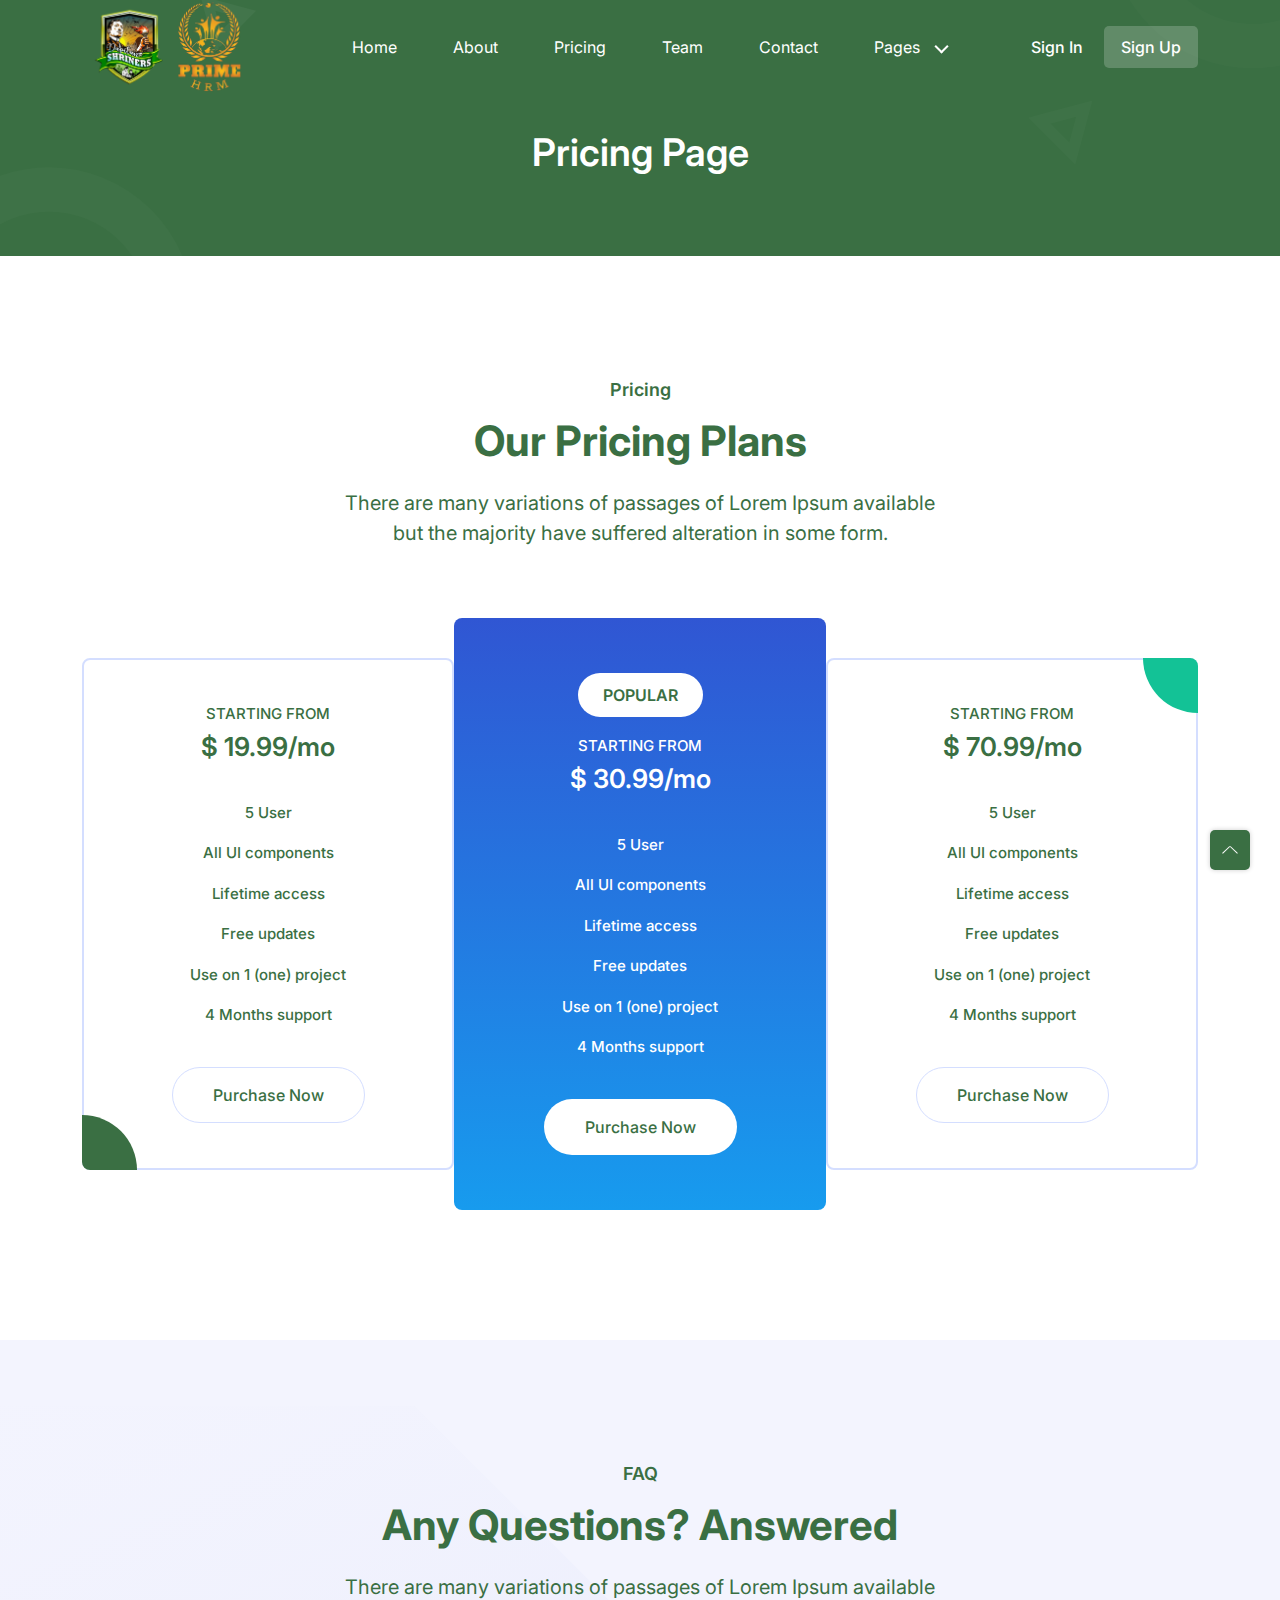
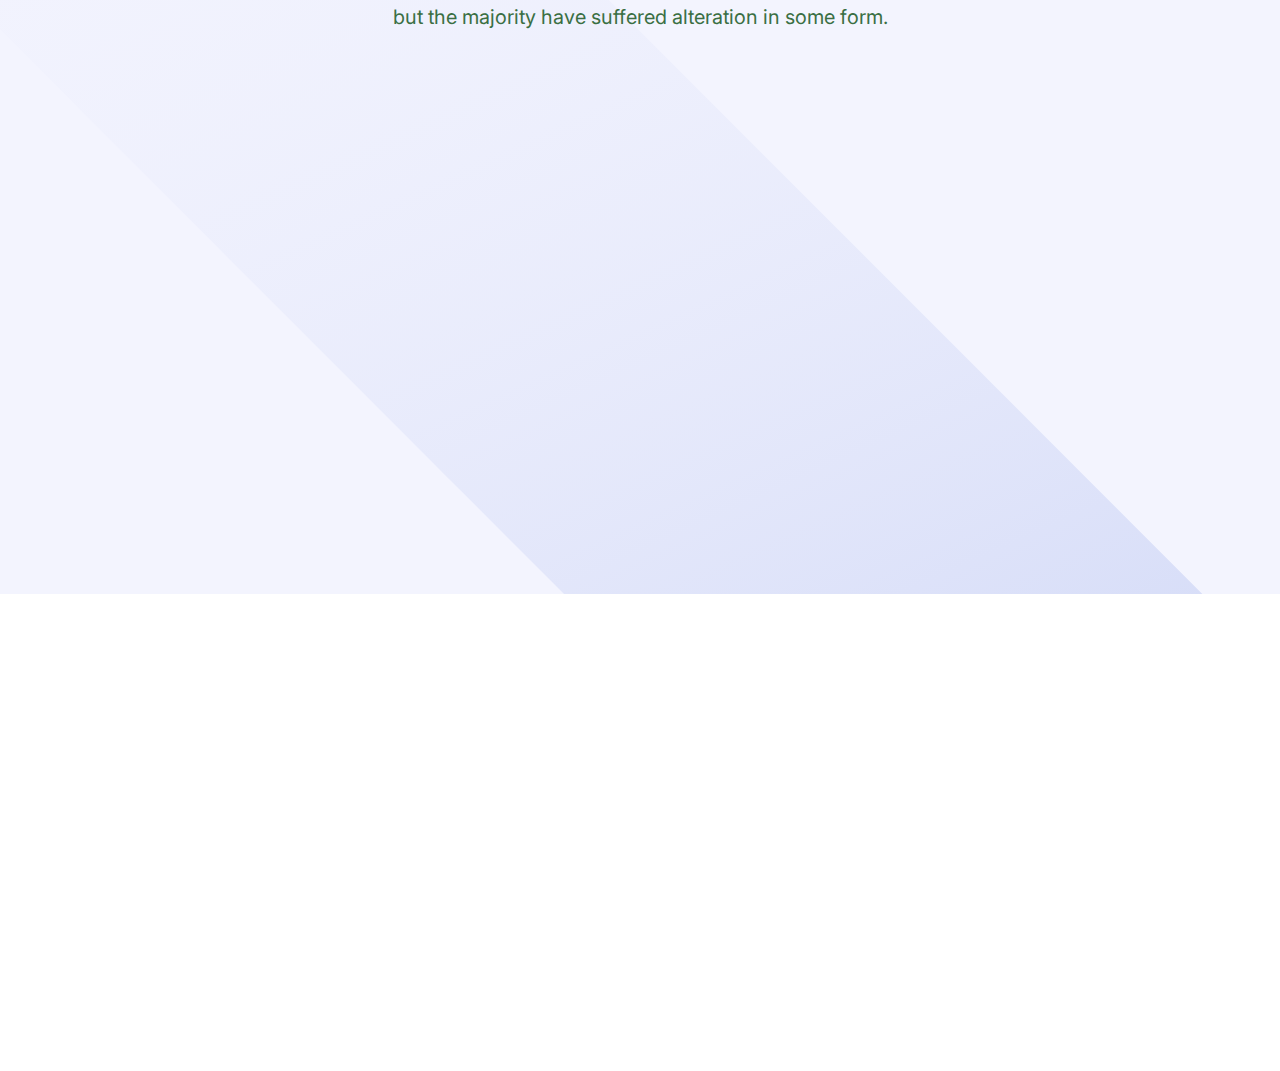
<file: prime-hrm-design-main/pricing.html>
<!-- =========

	Template Name: Play
	Author: UIdeck
	Author URI: https://uideck.com/
	Support: https://uideck.com/support/
	Version: 1.1

========== -->

<!DOCTYPE html>
<html lang="en">

<head>
  <meta charset="UTF-8" />
  <meta http-equiv="X-UA-Compatible" content="IE=edge" />
  <meta name="viewport" content="width=device-width, initial-scale=1.0" />
  <title>Play | Open source Project by UIdeck</title>

  <!--====== Favicon Icon ======-->
  <link rel="shortcut icon" href="assets/images/favicon.svg" type="image/svg" />

  <!-- ===== All CSS files ===== -->
  <link rel="stylesheet" href="assets/css/bootstrap.min.css" />
  <link rel="stylesheet" href="assets/css/animate.css" />
  <link rel="stylesheet" href="assets/css/lineicons.css" />
  <link rel="stylesheet" href="assets/css/ud-styles.css" />
</head>

<body>
  <!-- ====== Header Start ====== -->
  <header class="ud-header">
    <div class="container">
      <div class="row">
        <div class="col-lg-12">
          <nav class="navbar navbar-expand-lg">
            <a class="navbar-brand" href="index.html">
              <img src="assets/images/logo/logo.png" alt="Logo" />
            </a>
            <button class="navbar-toggler">
              <span class="toggler-icon"> </span>
              <span class="toggler-icon"> </span>
              <span class="toggler-icon"> </span>
            </button>

            <div class="navbar-collapse">
              <ul id="nav" class="navbar-nav mx-auto">
                <li class="nav-item">
                  <a class="ud-menu-scroll" href="#home">Home</a>
                </li>

                <li class="nav-item">
                  <a class="ud-menu-scroll" href="#about">About</a>
                </li>
                <li class="nav-item">
                  <a class="ud-menu-scroll" href="#pricing">Pricing</a>
                </li>
                <li class="nav-item">
                  <a class="ud-menu-scroll" href="#team">Team</a>
                </li>
                <li class="nav-item">
                  <a class="ud-menu-scroll" href="#contact">Contact</a>
                </li>

                <li class="nav-item nav-item-has-children">
                  <a href="javascript:void(0)"> Pages </a>
                  <ul class="ud-submenu">
                    <li class="ud-submenu-item">
                      <a href="about.html" class="ud-submenu-link">
                        About Page
                      </a>
                    </li>
                    <li class="ud-submenu-item">
                      <a href="pricing.html" class="ud-submenu-link">
                        Pricing Page
                      </a>
                    </li>
                    <li class="ud-submenu-item">
                      <a href="contact.html" class="ud-submenu-link">
                        Contact Page
                      </a>
                    </li>
                    <li class="ud-submenu-item">
                      <a href="blog.html" class="ud-submenu-link">
                        Blog Grid Page
                      </a>
                    </li>
                    <li class="ud-submenu-item">
                      <a href="blog-details.html" class="ud-submenu-link">
                        Blog Details Page
                      </a>
                    </li>
                    <li class="ud-submenu-item">
                      <a href="login.html" class="ud-submenu-link">
                        Sign In Page
                      </a>
                    </li>
                    <li class="ud-submenu-item">
                      <a href="404.html" class="ud-submenu-link">404 Page</a>
                    </li>
                  </ul>
                </li>
              </ul>
            </div>

            <div class="navbar-btn d-none d-sm-inline-block">
              <a href="login.html" class="ud-main-btn ud-login-btn">
                Sign In
              </a>
              <a class="ud-main-btn ud-white-btn" href="javascript:void(0)">
                Sign Up
              </a>
            </div>
          </nav>
        </div>
      </div>
    </div>
  </header>
  <!-- ====== Header End ====== -->

  <!-- ====== Banner Start ====== -->
  <section class="ud-page-banner">
    <div class="container">
      <div class="row">
        <div class="col-lg-12">
          <div class="ud-banner-content">
            <h1>Pricing Page</h1>
          </div>
        </div>
      </div>
    </div>
  </section>
  <!-- ====== Banner End ====== -->

  <!-- ====== Pricing Start ====== -->
  <section id="pricing" class="ud-pricing">
    <div class="container">
      <div class="row">
        <div class="col-lg-12">
          <div class="ud-section-title mx-auto text-center">
            <span>Pricing</span>
            <h2>Our Pricing Plans</h2>
            <p>
              There are many variations of passages of Lorem Ipsum available
              but the majority have suffered alteration in some form.
            </p>
          </div>
        </div>
      </div>

      <div class="row g-0 align-items-center justify-content-center">
        <div class="col-lg-4 col-md-6 col-sm-10">
          <div class="ud-single-pricing first-item wow fadeInUp" data-wow-delay=".15s">
            <div class="ud-pricing-header">
              <h3>STARTING FROM</h3>
              <h4>$ 19.99/mo</h4>
            </div>
            <div class="ud-pricing-body">
              <ul>
                <li>5 User</li>
                <li>All UI components</li>
                <li>Lifetime access</li>
                <li>Free updates</li>
                <li>Use on 1 (one) project</li>
                <li>4 Months support</li>
              </ul>
            </div>
            <div class="ud-pricing-footer">
              <a href="javascript:void(0)" class="ud-main-btn ud-border-btn">
                Purchase Now
              </a>
            </div>
          </div>
        </div>
        <div class="col-lg-4 col-md-6 col-sm-10">
          <div class="ud-single-pricing active wow fadeInUp" data-wow-delay=".1s">
            <span class="ud-popular-tag">POPULAR</span>
            <div class="ud-pricing-header">
              <h3>STARTING FROM</h3>
              <h4>$ 30.99/mo</h4>
            </div>
            <div class="ud-pricing-body">
              <ul>
                <li>5 User</li>
                <li>All UI components</li>
                <li>Lifetime access</li>
                <li>Free updates</li>
                <li>Use on 1 (one) project</li>
                <li>4 Months support</li>
              </ul>
            </div>
            <div class="ud-pricing-footer">
              <a href="javascript:void(0)" class="ud-main-btn ud-white-btn">
                Purchase Now
              </a>
            </div>
          </div>
        </div>
        <div class="col-lg-4 col-md-6 col-sm-10">
          <div class="ud-single-pricing last-item wow fadeInUp" data-wow-delay=".15s">
            <div class="ud-pricing-header">
              <h3>STARTING FROM</h3>
              <h4>$ 70.99/mo</h4>
            </div>
            <div class="ud-pricing-body">
              <ul>
                <li>5 User</li>
                <li>All UI components</li>
                <li>Lifetime access</li>
                <li>Free updates</li>
                <li>Use on 1 (one) project</li>
                <li>4 Months support</li>
              </ul>
            </div>
            <div class="ud-pricing-footer">
              <a href="javascript:void(0)" class="ud-main-btn ud-border-btn">
                Purchase Now
              </a>
            </div>
          </div>
        </div>
      </div>
    </div>
  </section>
  <!-- ====== Pricing End ====== -->

  <!-- ====== FAQ Start ====== -->
  <section id="faq" class="ud-faq">
    <div class="shape">
      <img src="assets/images/faq/shape.svg" alt="shape" />
    </div>
    <div class="container">
      <div class="row">
        <div class="col-lg-12">
          <div class="ud-section-title text-center mx-auto">
            <span>FAQ</span>
            <h2>Any Questions? Answered</h2>
            <p>
              There are many variations of passages of Lorem Ipsum available
              but the majority have suffered alteration in some form.
            </p>
          </div>
        </div>
      </div>

      <div class="row">
        <div class="col-lg-6">
          <div class="ud-single-faq wow fadeInUp" data-wow-delay=".1s">
            <div class="accordion">
              <button class="ud-faq-btn collapsed" data-bs-toggle="collapse" data-bs-target="#collapseOne">
                <span class="icon flex-shrink-0">
                  <i class="lni lni-chevron-down"></i>
                </span>
                <span>How to use UIdeck?</span>
              </button>
              <div id="collapseOne" class="accordion-collapse collapse">
                <div class="ud-faq-body">
                  Lorem Ipsum is simply dummy text of the printing and
                  typesetting industry. Lorem Ipsum has been the industry's
                  standard dummy text ever since the 1500s, when an unknown
                  printer took a galley of type and scrambled it to make a
                  type specimen book.
                </div>
              </div>
            </div>
          </div>
          <div class="ud-single-faq wow fadeInUp" data-wow-delay=".15s">
            <div class="accordion">
              <button class="ud-faq-btn collapsed" data-bs-toggle="collapse" data-bs-target="#collapseTwo">
                <span class="icon flex-shrink-0">
                  <i class="lni lni-chevron-down"></i>
                </span>
                <span>How to download icons from Lineicons?</span>
              </button>
              <div id="collapseTwo" class="accordion-collapse collapse">
                <div class="ud-faq-body">
                  Lorem Ipsum is simply dummy text of the printing and
                  typesetting industry. Lorem Ipsum has been the industry's
                  standard dummy text ever since the 1500s, when an unknown
                  printer took a galley of type and scrambled it to make a
                  type specimen book.
                </div>
              </div>
            </div>
          </div>
          <div class="ud-single-faq wow fadeInUp" data-wow-delay=".2s">
            <div class="accordion">
              <button class="ud-faq-btn collapsed" data-bs-toggle="collapse" data-bs-target="#collapseThree">
                <span class="icon flex-shrink-0">
                  <i class="lni lni-chevron-down"></i>
                </span>
                <span>Is GrayGrids part of UIdeck?</span>
              </button>
              <div id="collapseThree" class="accordion-collapse collapse">
                <div class="ud-faq-body">
                  Lorem Ipsum is simply dummy text of the printing and
                  typesetting industry. Lorem Ipsum has been the industry's
                  standard dummy text ever since the 1500s, when an unknown
                  printer took a galley of type and scrambled it to make a
                  type specimen book.
                </div>
              </div>
            </div>
          </div>
        </div>
        <div class="col-lg-6">
          <div class="ud-single-faq wow fadeInUp" data-wow-delay=".1s">
            <div class="accordion">
              <button class="ud-faq-btn collapsed" data-bs-toggle="collapse" data-bs-target="#collapseFour">
                <span class="icon flex-shrink-0">
                  <i class="lni lni-chevron-down"></i>
                </span>
                <span>Can I use this template for commercial project?</span>
              </button>
              <div id="collapseFour" class="accordion-collapse collapse">
                <div class="ud-faq-body">
                  Lorem Ipsum is simply dummy text of the printing and
                  typesetting industry. Lorem Ipsum has been the industry's
                  standard dummy text ever since the 1500s, when an unknown
                  printer took a galley of type and scrambled it to make a
                  type specimen book.
                </div>
              </div>
            </div>
          </div>
          <div class="ud-single-faq wow fadeInUp" data-wow-delay=".15s">
            <div class="accordion">
              <button class="ud-faq-btn collapsed" data-bs-toggle="collapse" data-bs-target="#collapseFive">
                <span class="icon flex-shrink-0">
                  <i class="lni lni-chevron-down"></i>
                </span>
                <span>Do you have plan releasing Play Pro?</span>
              </button>
              <div id="collapseFive" class="accordion-collapse collapse">
                <div class="ud-faq-body">
                  Lorem Ipsum is simply dummy text of the printing and
                  typesetting industry. Lorem Ipsum has been the industry's
                  standard dummy text ever since the 1500s, when an unknown
                  printer took a galley of type and scrambled it to make a
                  type specimen book.
                </div>
              </div>
            </div>
          </div>
          <div class="ud-single-faq wow fadeInUp" data-wow-delay=".2s">
            <div class="accordion">
              <button class="ud-faq-btn collapsed" data-bs-toggle="collapse" data-bs-target="#collapseSix">
                <span class="icon flex-shrink-0">
                  <i class="lni lni-chevron-down"></i>
                </span>
                <span>Where and how to host this template?</span>
              </button>
              <div id="collapseSix" class="accordion-collapse collapse">
                <div class="ud-faq-body">
                  Lorem Ipsum is simply dummy text of the printing and
                  typesetting industry. Lorem Ipsum has been the industry's
                  standard dummy text ever since the 1500s, when an unknown
                  printer took a galley of type and scrambled it to make a
                  type specimen book.
                </div>
              </div>
            </div>
          </div>
        </div>
      </div>
    </div>
  </section>
  <!-- ====== FAQ End ====== -->

  <!-- ====== Footer Start ====== -->
  <footer class="ud-footer wow fadeInUp" data-wow-delay=".15s">
    <div class="shape shape-1">
      <img src="assets/images/footer/shape-1.svg" alt="shape" />
    </div>
    <div class="shape shape-2">
      <img src="assets/images/footer/shape-2.svg" alt="shape" />
    </div>
    <div class="shape shape-3">
      <img src="assets/images/footer/shape-3.svg" alt="shape" />
    </div>
    <div class="ud-footer-widgets">
      <div class="container">
        <div class="row">
          <div class="col-xl-3 col-lg-4 col-md-6">
            <div class="ud-widget">
              <a href="index.html" class="ud-footer-logo">
                <img src="assets/images/logo/logo.png" alt="logo" />
              </a>
              <p class="ud-widget-desc">
                We create digital experiences for brands and companies by
                using technology.
              </p>
              <ul class="ud-widget-socials">
                <li>
                  <a href="https://twitter.com/MusharofChy">
                    <i class="lni lni-facebook-filled"></i>
                  </a>
                </li>
                <li>
                  <a href="https://twitter.com/MusharofChy">
                    <i class="lni lni-twitter-filled"></i>
                  </a>
                </li>
                <li>
                  <a href="https://twitter.com/MusharofChy">
                    <i class="lni lni-instagram-filled"></i>
                  </a>
                </li>
                <li>
                  <a href="https://twitter.com/MusharofChy">
                    <i class="lni lni-linkedin-original"></i>
                  </a>
                </li>
              </ul>
            </div>
          </div>

          <div class="col-xl-2 col-lg-2 col-md-6 col-sm-6">
            <div class="ud-widget">
              <h5 class="ud-widget-title">About Us</h5>
              <ul class="ud-widget-links">
                <li>
                  <a href="javascript:void(0)">Home</a>
                </li>
                <li>
                  <a href="javascript:void(0)">Features</a>
                </li>
                <li>
                  <a href="javascript:void(0)">About</a>
                </li>
                <li>
                  <a href="javascript:void(0)">Testimonial</a>
                </li>
              </ul>
            </div>
          </div>
          <div class="col-xl-2 col-lg-3 col-md-6 col-sm-6">
            <div class="ud-widget">
              <h5 class="ud-widget-title">Features</h5>
              <ul class="ud-widget-links">
                <li>
                  <a href="javascript:void(0)">How it works</a>
                </li>
                <li>
                  <a href="javascript:void(0)">Privacy policy</a>
                </li>
                <li>
                  <a href="javascript:void(0)">Terms of service</a>
                </li>
                <li>
                  <a href="javascript:void(0)">Refund policy</a>
                </li>
              </ul>
            </div>
          </div>
          <div class="col-xl-2 col-lg-3 col-md-6 col-sm-6">
            <div class="ud-widget">
              <h5 class="ud-widget-title">Our Products</h5>
              <ul class="ud-widget-links">
                <li>
                  <a href="https://lineicons.com/" rel="nofollow noopner" target="_blank">Lineicons
                  </a>
                </li>
                <li>
                  <a href="https://ecommercehtml.com/" rel="nofollow noopner" target="_blank">Ecommerce HTML</a>
                </li>
                <li>
                  <a href="https://ayroui.com/" rel="nofollow noopner" target="_blank">Ayro UI</a>
                </li>
                <li>
                  <a href="https://graygrids.com/" rel="nofollow noopner" target="_blank">Plain Admin</a>
                </li>
              </ul>
            </div>
          </div>
          <div class="col-xl-3 col-lg-6 col-md-8 col-sm-10">
            <div class="ud-widget">
              <h5 class="ud-widget-title">Partners</h5>
              <ul class="ud-widget-brands">
                <li>
                  <a href="https://ayroui.com/" rel="nofollow noopner" target="_blank">
                    <img src="assets/images/footer/brands/ayroui.svg" alt="ayroui" />
                  </a>
                </li>
                <li>
                  <a href="https://ecommercehtml.com/" rel="nofollow noopner" target="_blank">
                    <img src="assets/images/footer/brands/ecommerce-html.svg" alt="ecommerce-html" />
                  </a>
                </li>
                <li>
                  <a href="https://graygrids.com/" rel="nofollow noopner" target="_blank">
                    <img src="assets/images/footer/brands/graygrids.svg" alt="graygrids" />
                  </a>
                </li>
                <li>
                  <a href="https://lineicons.com/" rel="nofollow noopner" target="_blank">
                    <img src="assets/images/footer/brands/lineicons.svg" alt="lineicons" />
                  </a>
                </li>
                <li>
                  <a href="https://uideck.com/" rel="nofollow noopner" target="_blank">
                    <img src="assets/images/footer/brands/uideck.svg" alt="uideck" />
                  </a>
                </li>
                <li>
                  <a href="https://tailwindtemplates.co/" rel="nofollow noopner" target="_blank">
                    <img src="assets/images/footer/brands/tailwindtemplates.svg" alt="tailwindtemplates" />
                  </a>
                </li>
              </ul>
            </div>
          </div>
        </div>
      </div>
    </div>
    <div class="ud-footer-bottom">
      <div class="container">
        <div class="row">
          <div class="col-md-8">
            <ul class="ud-footer-bottom-left">
              <li>
                <a href="javascript:void(0)">Privacy policy</a>
              </li>
              <li>
                <a href="javascript:void(0)">Support policy</a>
              </li>
              <li>
                <a href="javascript:void(0)">Terms of service</a>
              </li>
            </ul>
          </div>
          <div class="col-md-4">
            <p class="ud-footer-bottom-right">
              Designed and Developed by
              <a href="https://uideck.com" rel="nofollow">UIdeck</a>
            </p>
          </div>
        </div>
      </div>
    </div>
  </footer>
  <!-- ====== Footer End ====== -->

  <!-- ====== Back To Top Start ====== -->
  <a href="javascript:void(0)" class="back-to-top">
    <i class="lni lni-chevron-up"> </i>
  </a>
  <!-- ====== Back To Top End ====== -->

  <!-- ====== All Javascript Files ====== -->
  <script src="assets/js/bootstrap.bundle.min.js"></script>
  <script src="assets/js/wow.min.js"></script>
  <script src="assets/js/main.js"></script>
</body>

</html>
</file>
<file: prime-hrm-design-main/assets/css/ud-styles.css>
/* =======

	Template Name: Play Bootstrap
	Author: UIdeck
	Author URI: https://uideck.com/
	Support: https://github.com/uideck/
	Version: 1.0

======== */
/*===========================
  COMMON css 
===========================*/
@import url("https://fonts.googleapis.com/css2?family=Inter:wght@200;300;400;500;600;700;800;900&display=swap");
:root {
  --font: "Inter", sans-serif;
  --body-color: #3a6f43;
  --heading-color: #3a6f43;
  --primary-color: #3a6f43;
  --white: #ffffff;
}

body {
  font-family: var(--font);
  font-weight: normal;
  font-style: normal;
  color: var(--body-color);
  overflow-x: hidden;
}

* {
  margin: 0;
  padding: 0;
  -webkit-box-sizing: border-box;
  box-sizing: border-box;
}

img {
  max-width: 100%;
}

a,
button,
input,
textarea {
  -webkit-transition: all 0.3s ease-out 0s;
  transition: all 0.3s ease-out 0s;
}

a,
a:focus,
input:focus,
textarea:focus,
button:focus,
.navbar-toggler:focus {
  text-decoration: none;
  outline: none;
  -webkit-box-shadow: none;
  box-shadow: none;
}

a:focus,
a:hover {
  text-decoration: none;
}

i,
span,
a {
  display: inline-block;
}

audio,
canvas,
iframe,
img,
svg,
video {
  vertical-align: middle;
}

h1,
h2,
h3,
h4,
h5,
h6 {
  font-weight: 700;
  color: var(--heading-color);
  margin: 0px;
}

h1 {
  font-size: 48px;
}

h2 {
  font-size: 36px;
}

h3 {
  font-size: 28px;
}

h4 {
  font-size: 22px;
}

h5 {
  font-size: 18px;
}

h6 {
  font-size: 16px;
}

ul,
ol {
  margin: 0px;
  padding: 0px;
  list-style-type: none;
}

p {
  font-size: 16px;
  font-weight: 400;
  line-height: 26px;
  color: var(--body-color);
  margin: 0px;
}

.bg_cover {
  background-position: center center;
  background-size: cover;
  background-repeat: no-repeat;
  width: 100%;
  height: 100%;
}

/*===== All Button Style =====*/
.ud-main-btn {
  display: inline-block;
  text-align: center;
  white-space: nowrap;
  vertical-align: middle;
  font-weight: 500;
  font-size: 16px;
  border-radius: 5px;
  padding: 15px 25px;
  border: 1px solid transparent;
  color: var(--white);
  cursor: pointer;
  z-index: 5;
  -webkit-transition: all 0.4s ease-out 0s;
  transition: all 0.4s ease-out 0s;
  background: var(--primary-color);
}

.ud-main-btn:hover {
  color: var(--white);
  background: var(--heading-color);
}

@media (max-width: 767px) {
  .container {
    padding-left: 40px;
    padding-right: 40px;
  }
}

@media only screen and (min-width: 576px) and (max-width: 767px) {
  .container {
    padding-left: 20px;
    padding-right: 20px;
  }
}

.back-to-top {
  width: 40px;
  height: 40px;
  line-height: 40px;
  background: var(--primary-color);
  -webkit-box-shadow: 0px 0px 5px rgba(0, 0, 0, 0.2);
  box-shadow: 0px 0px 5px rgba(0, 0, 0, 0.2);
  text-align: center;
  -webkit-box-pack: center;
  -ms-flex-pack: center;
  justify-content: center;
  -webkit-box-align: center;
  -ms-flex-align: center;
  align-items: center;
  border-radius: 5px;
  position: fixed;
  right: 30px;
  bottom: 30px;
  z-index: 99;
  color: var(--white);
}

.back-to-top:hover {
  color: var(--white);
  background: var(--heading-color);
}

/* ===== Header CSS ===== */
.ud-header {
  position: absolute;
  top: 0;
  left: 0;
  width: 100%;
  z-index: 99;
  -webkit-transition: all 0.3s ease-out 0s;
  transition: all 0.3s ease-out 0s;
}

.sticky {
  position: fixed;
  z-index: 99;
  background-color: rgba(239, 240, 239, 0.8);
  -webkit-backdrop-filter: blur(5px);
  backdrop-filter: blur(5px);
  -webkit-box-shadow: inset 0 -1px 0 0 rgba(0, 0, 0, 0.1);
  box-shadow: inset 0 -1px 0 0 rgba(0, 0, 0, 0.1);
  -webkit-transition: all 0.3s ease-out 0s;
  transition: all 0.3s ease-out 0s;
}

.sticky .navbar {
  padding: 0;
}

.navbar {
  padding: 0px 0;
  border-radius: 5px;
  position: relative;
  -webkit-transition: all 0.3s ease-out 0s;
  transition: all 0.3s ease-out 0s;
}

.navbar-brand {
  padding: 0;
}

@media only screen and (min-width: 768px) and (max-width: 991px),
  (max-width: 767px) {
  .navbar-brand {
    padding: 5px 0px;
  }
}

.navbar-brand img {
  max-width: 160px;
}

.navbar-toggler {
  padding: 0;
}

.navbar-toggler .toggler-icon {
  width: 30px;
  height: 2px;
  background-color: var(--white);
  display: block;
  margin: 5px 0;
  position: relative;
  -webkit-transition: all 0.3s ease-out 0s;
  transition: all 0.3s ease-out 0s;
}

.navbar-toggler.active .toggler-icon:nth-of-type(1) {
  -webkit-transform: rotate(45deg);
  transform: rotate(45deg);
  top: 7px;
}

.navbar-toggler.active .toggler-icon:nth-of-type(2) {
  opacity: 0;
}

.navbar-toggler.active .toggler-icon:nth-of-type(3) {
  -webkit-transform: rotate(135deg);
  transform: rotate(135deg);
  top: -7px;
}

@media only screen and (min-width: 768px) and (max-width: 991px),
  (max-width: 767px) {
  .navbar-collapse {
    position: absolute;
    top: 100%;
    right: 0;
    max-width: 300px;
    width: 100%;
    background-color: var(--white);
    z-index: 9;
    -webkit-box-shadow: 0px 15px 20px 0px rgba(0, 0, 0, 0.1);
    box-shadow: 0px 15px 20px 0px rgba(0, 0, 0, 0.1);
    padding: 0px;
    display: none;
    border-radius: 5px;
  }
  .navbar-collapse.show {
    display: block;
  }
}

@media only screen and (min-width: 768px) and (max-width: 991px),
  (max-width: 767px) {
  .navbar-nav {
    padding: 20px 30px;
  }
}

.navbar-nav .nav-item {
  position: relative;
  padding: 0px 20px;
}

@media only screen and (min-width: 992px) and (max-width: 1199px) {
  .navbar-nav .nav-item {
    padding: 0px 12px;
  }
}

@media only screen and (min-width: 768px) and (max-width: 991px),
  (max-width: 767px) {
  .navbar-nav .nav-item {
    padding: 0px;
  }
}

.navbar-nav .nav-item > a {
  font-size: 16px;
  font-weight: 400;
  color: var(--white);
  -webkit-transition: all 0.3s ease-out 0s;
  transition: all 0.3s ease-out 0s;
  padding: 25px 8px;
  position: relative;
}

@media only screen and (min-width: 768px) and (max-width: 991px),
  (max-width: 767px) {
  .navbar-nav .nav-item > a {
    display: block;
    padding: 8px 0;
    color: var(--heading-color);
  }
}

.navbar-nav .nav-item > a:hover,
.navbar-nav .nav-item > a.active {
  color: var(--white);
  opacity: 0.5;
}

@media only screen and (min-width: 768px) and (max-width: 991px),
  (max-width: 767px) {
  .navbar-nav .nav-item > a:hover,
  .navbar-nav .nav-item > a.active {
    color: var(--primary-color);
    opacity: 1;
  }
}

.navbar-nav .nav-item .ud-submenu {
  position: absolute;
  width: 250px;
  background: var(--white);
  top: 110%;
  padding: 20px 30px;
  -webkit-box-shadow: 0 15px 44px rgba(140, 140, 140, 0.18);
  box-shadow: 0 15px 44px rgba(140, 140, 140, 0.18);
  border-radius: 5px;
  opacity: 0;
  visibility: hidden;
  -webkit-transition: all 0.3s ease-out 0s;
  transition: all 0.3s ease-out 0s;
}

@media only screen and (min-width: 768px) and (max-width: 991px),
  (max-width: 767px) {
  .navbar-nav .nav-item .ud-submenu {
    position: static;
    -webkit-box-shadow: none;
    box-shadow: none;
    width: 100%;
    padding: 0px;
    opacity: 1;
    visibility: visible;
    display: none;
  }
}

.navbar-nav .nav-item .ud-submenu.show {
  display: block;
}

.navbar-nav .nav-item .ud-submenu .ud-submenu-link {
  padding: 7px 0;
  color: var(--heading-color);
  font-size: 14px;
}

.navbar-nav .nav-item .ud-submenu .ud-submenu-link:hover {
  color: var(--primary-color);
}

.navbar-nav .nav-item:hover > a {
  color: var(--white);
  opacity: 0.5;
}

@media only screen and (min-width: 768px) and (max-width: 991px),
  (max-width: 767px) {
  .navbar-nav .nav-item:hover > a {
    color: var(--primary-color);
    opacity: 1;
  }
}

.navbar-nav .nav-item:hover > .ud-submenu {
  opacity: 1;
  visibility: visible;
  top: 100%;
}

.navbar-nav .nav-item.nav-item-has-children > a {
  position: relative;
}

.navbar-nav .nav-item.nav-item-has-children > a::after {
  content: "";
  -webkit-box-sizing: border-box;
  box-sizing: border-box;
  position: absolute;
  width: 10px;
  height: 10px;
  border-bottom: 2px solid;
  border-right: 2px solid;
  -webkit-transform: rotate(45deg) translateY(-50%);
  transform: rotate(45deg) translateY(-50%);
  right: -15px;
  top: 50%;
  margin-top: -2px;
}

@media only screen and (min-width: 768px) and (max-width: 991px),
  (max-width: 767px) {
  .navbar-nav .nav-item.nav-item-has-children > a::after {
    right: 5px;
  }
}

@media only screen and (min-width: 768px) and (max-width: 991px),
  (max-width: 767px) {
  .navbar-btn {
    position: absolute;
    top: 50%;
    right: 50px;
    -webkit-transform: translateY(-50%);
    transform: translateY(-50%);
  }
}

.navbar-btn .ud-main-btn {
  padding: 8px 16px;
  background: transparent;
}

.navbar-btn .ud-login-btn:hover {
  opacity: 0.5;
}

.navbar-btn .ud-white-btn {
  background: rgba(255, 255, 255, 0.2);
}

.navbar-btn .ud-white-btn:hover {
  background: white;
  color: var(--heading-color);
}

.sticky .navbar-toggler .toggler-icon {
  background-color: var(--heading-color);
}

.sticky .navbar-nav .nav-item:hover > a {
  color: var(--primary-color);
  opacity: 1;
}

.sticky .navbar-nav .nav-item a {
  color: var(--heading-color);
}

.sticky .navbar-nav .nav-item a.active,
.sticky .navbar-nav .nav-item a:hover {
  color: var(--primary-color);
  opacity: 1;
}

.sticky .navbar-btn .ud-main-btn.ud-login-btn {
  color: var(--heading-color);
}

.sticky .navbar-btn .ud-main-btn.ud-login-btn:hover {
  color: var(--primary-color);
  opacity: 1;
}

.sticky .navbar-btn .ud-white-btn {
  background: var(--primary-color);
  color: var(--white);
}

.sticky .navbar-btn .ud-white-btn:hover {
  background: var(--heading-color);
}

/* ===== Hero CSS ===== */
.ud-hero {
  background: var(--primary-color);
  padding-top: 180px;
}

@media only screen and (min-width: 768px) and (max-width: 991px) {
  .ud-hero {
    padding-top: 160px;
  }
}

@media (max-width: 767px) {
  .ud-hero {
    padding-top: 130px;
  }
}

.ud-hero-content {
  max-width: 780px;
  margin: auto;
  margin-bottom: 30px;
}

.ud-hero-content .ud-hero-title {
  color: var(--white);
  font-weight: 700;
  font-size: 45px;
  line-height: 60px;
  text-align: center;
  margin-bottom: 30px;
}

@media only screen and (min-width: 768px) and (max-width: 991px) {
  .ud-hero-content .ud-hero-title {
    font-size: 38px;
    line-height: 50px;
  }
}

@media (max-width: 767px) {
  .ud-hero-content .ud-hero-title {
    font-size: 26px;
    line-height: 38px;
  }
}

.ud-hero-content .ud-hero-desc {
  font-weight: normal;
  font-size: 20px;
  line-height: 35px;
  text-align: center;
  color: var(--white);
  opacity: 0.8;
  max-width: 600px;
  margin: auto;
  margin-bottom: 30px;
}

@media (max-width: 767px) {
  .ud-hero-content .ud-hero-desc {
    font-size: 16px;
    line-height: 30px;
  }
}

.ud-hero-buttons {
  display: -webkit-box;
  display: -ms-flexbox;
  display: flex;
  -webkit-box-align: center;
  -ms-flex-align: center;
  align-items: center;
  -webkit-box-pack: center;
  -ms-flex-pack: center;
  justify-content: center;
}

.ud-hero-buttons .ud-main-btn {
  margin: 8px;
}

@media (max-width: 767px) {
  .ud-hero-buttons .ud-main-btn {
    margin: 5px;
  }
}

@media (max-width: 767px) {
  .ud-hero-buttons .ud-main-btn {
    padding: 12px 16px;
  }
}

.ud-hero-buttons .ud-white-btn {
  background: var(--white);
  color: var(--heading-color);
}

.ud-hero-buttons .ud-white-btn:hover {
  -webkit-box-shadow: 0px 0px 25px rgba(0, 0, 0, 0.2);
  box-shadow: 0px 0px 25px rgba(0, 0, 0, 0.2);
  background: #fefefe;
  color: var(--primary-color);
}

.ud-hero-buttons .ud-link-btn:hover {
  color: var(--white);
  background: transparent;
  opacity: 0.5;
}

.ud-hero-brands-wrapper {
  text-align: center;
  margin-bottom: 40px;
}

.ud-hero-brands-wrapper img {
  -webkit-transition: all 0.3s;
  transition: all 0.3s;
  opacity: 0.5;
  max-width: 250px;
}

.ud-hero-brands-wrapper img:hover {
  opacity: 1;
}

.ud-hero-image {
  max-width: 845px;
  margin: auto;
  text-align: center;
  position: relative;
  z-index: 1;
}

.ud-hero-image img {
  max-width: 100%;
  text-align: center;
}

.ud-hero-image .shape {
  position: absolute;
  z-index: -1;
}

.ud-hero-image .shape.shape-1 {
  bottom: 0;
  left: -30px;
}

.ud-hero-image .shape.shape-2 {
  top: -20px;
  right: -20px;
}

/* ===== Features CSS ===== */
.ud-features {
  padding-top: 120px;
  padding-bottom: 90px;
}

@media (max-width: 767px) {
  .ud-features {
    padding-top: 80px;
    padding-bottom: 40px;
  }
}

.ud-section-title {
  max-width: 620px;
  margin-bottom: 70px;
}

.ud-section-title span {
  font-weight: 600;
  font-size: 18px;
  color: var(--primary-color);
  margin-bottom: 10px;
}

.ud-section-title h2 {
  font-weight: 700;
  font-size: 42px;
  line-height: 55px;
  text-transform: capitalize;
  color: var(--heading-color);
  margin-bottom: 20px;
}

.ud-section-title p {
  font-size: 20px;
  line-height: 30px;
}

@media (max-width: 767px) {
  .ud-section-title p {
    font-size: 16px;
    line-height: 26px;
  }
}

.ud-single-feature {
  margin-bottom: 40px;
}

.ud-single-feature:hover .ud-feature-icon::before {
  -webkit-transform: rotate(45deg);
  transform: rotate(45deg);
}

.ud-single-feature .ud-feature-icon {
  width: 70px;
  height: 70px;
  display: -webkit-box;
  display: -ms-flexbox;
  display: flex;
  -webkit-box-align: center;
  -ms-flex-align: center;
  align-items: center;
  -webkit-box-pack: center;
  -ms-flex-pack: center;
  justify-content: center;
  border-radius: 14px;
  background: var(--primary-color);
  font-size: 32px;
  color: var(--white);
  position: relative;
  z-index: 1;
  text-align: center;
  margin-bottom: 40px;
}

.ud-single-feature .ud-feature-icon::before {
  content: "";
  position: absolute;
  width: 100%;
  height: 100%;
  top: 0;
  left: 0;
  border-radius: 14px;
  background: var(--primary-color);
  opacity: 0.2;
  z-index: -1;
  -webkit-transform: rotate(23deg);
  transform: rotate(23deg);
  -webkit-transition: all 0.3s ease-out 0s;
  transition: all 0.3s ease-out 0s;
}

.ud-single-feature .ud-feature-title {
  font-weight: 700;
  font-size: 20px;
  line-height: 28px;
  margin-bottom: 12px;
}

@media only screen and (min-width: 992px) and (max-width: 1199px) {
  .ud-single-feature .ud-feature-title {
    font-size: 18px;
    line-height: 26px;
  }
}

.ud-single-feature .ud-feature-desc {
  font-size: 16px;
  line-height: 24px;
  margin-bottom: 40px;
}

.ud-single-feature .ud-feature-link {
  font-weight: 500;
  color: var(--body-color);
}

.ud-single-feature .ud-feature-link:hover {
  color: var(--primary-color);
}

/* ===== About CSS ===== */
.ud-about {
  background: #f3f4fe;
  padding: 120px 0;
}

@media (max-width: 767px) {
  .ud-about {
    padding: 80px 0;
  }
}

.ud-about-wrapper {
  background: var(--white);
  border: 1px solid rgba(0, 0, 0, 0.08);
  display: -webkit-box;
  display: -ms-flexbox;
  display: flex;
  -webkit-box-pack: justify;
  -ms-flex-pack: justify;
  justify-content: space-between;
}

@media only screen and (min-width: 768px) and (max-width: 991px),
  (max-width: 767px) {
  .ud-about-wrapper {
    display: block;
  }
}

.ud-about-content-wrapper {
  padding: 70px;
}

@media (max-width: 767px) {
  .ud-about-content-wrapper {
    padding: 50px 30px;
  }
}

@media only screen and (min-width: 576px) and (max-width: 767px) {
  .ud-about-content-wrapper {
    padding: 50px;
  }
}

.ud-about-content {
  max-width: 500px;
}

.ud-about-content .tag {
  font-weight: 500;
  font-size: 14px;
  color: var(--white);
  background: var(--primary-color);
  padding: 5px 20px;
  display: inline-block;
  margin-bottom: 20px;
}

.ud-about-content h2 {
  font-weight: bold;
  font-size: 36px;
  line-height: 45px;
  margin-bottom: 30px;
}

@media (max-width: 767px) {
  .ud-about-content h2 {
    font-size: 26px;
    line-height: 38px;
  }
}

.ud-about-content p {
  font-size: 16px;
  line-height: 28px;
  margin-bottom: 40px;
}

.ud-about-content .ud-main-btn:hover {
  background: #2748b4;
  -webkit-box-shadow: 0px 0px 10px rgba(0, 0, 0, 0.3);
  box-shadow: 0px 0px 10px rgba(0, 0, 0, 0.3);
}

@media only screen and (min-width: 768px) and (max-width: 991px),
  (max-width: 767px) {
  .ud-about-image {
    text-align: center;
  }
}

/* ===== Pricing CSS ===== */
.ud-pricing {
  padding-top: 120px;
  padding-bottom: 90px;
}

@media (max-width: 767px) {
  .ud-pricing {
    padding-top: 80px;
    padding-bottom: 40px;
  }
}

.ud-single-pricing {
  margin-bottom: 40px;
  background: var(--white);
  border: 2px solid #d4deff;
  border-radius: 8px;
  text-align: center;
  padding: 45px 30px;
  position: relative;
}

.ud-single-pricing.active {
  background: -webkit-gradient(
    linear,
    left top,
    left bottom,
    from(#3056d3),
    to(#179bee)
  );
  background: linear-gradient(180deg, #3056d3 0%, #179bee 100%);
  border: none;
  padding: 55px 30px;
}

.ud-single-pricing.active .ud-pricing-header h3,
.ud-single-pricing.active .ud-pricing-header h4 {
  color: var(--white);
}

.ud-single-pricing.active .ud-pricing-body li {
  color: var(--white);
}

.ud-single-pricing.first-item::after,
.ud-single-pricing.last-item::after {
  content: "";
  position: absolute;
  width: 55px;
  height: 55px;
  z-index: 1;
}

.ud-single-pricing.first-item::after {
  background: var(--primary-color);
  left: -2px;
  bottom: -2px;
  border-radius: 0px 55px 0px 8px;
}

.ud-single-pricing.last-item::after {
  background: #13c296;
  top: -2px;
  right: -2px;
  border-radius: 0px 8px 0px 55px;
}

.ud-single-pricing .ud-popular-tag {
  display: inline-block;
  padding: 10px 25px;
  background: var(--white);
  border-radius: 30px;
  color: var(--primary-color);
  margin-bottom: 20px;
  font-weight: 600;
}

.ud-single-pricing .ud-pricing-header h3 {
  font-weight: 500;
  font-size: 15px;
  margin-bottom: 8px;
}

.ud-single-pricing .ud-pricing-header h4 {
  font-weight: 600;
  font-size: 26px;
  color: var(--primary-color);
  margin-bottom: 40px;
}

.ud-single-pricing .ud-pricing-body {
  margin-bottom: 40px;
}

.ud-single-pricing .ud-pricing-body li {
  font-weight: 500;
  font-size: 15px;
  margin-bottom: 18px;
}

.ud-single-pricing .ud-main-btn {
  border-radius: 30px;
  padding: 15px 40px;
}

.ud-single-pricing .ud-border-btn {
  border: 1px solid #d4deff;
  color: var(--primary-color);
  background: var(--white);
}

.ud-single-pricing .ud-border-btn:hover {
  color: var(--white);
  border-color: var(--primary-color);
  background: var(--primary-color);
}

.ud-single-pricing .ud-white-btn {
  background: var(--white);
  color: var(--heading-color);
}

.ud-single-pricing .ud-white-btn:hover {
  color: var(--white);
  background: var(--heading-color);
}

/* ===== FAQ CSS ===== */
.ud-faq {
  padding-top: 120px;
  padding-bottom: 90px;
  background: #f3f4fe;
  position: relative;
  z-index: 1;
}

@media (max-width: 767px) {
  .ud-faq {
    padding-top: 80px;
    padding-bottom: 50px;
  }
}

.ud-faq .shape {
  position: absolute;
  z-index: -1;
  left: 0;
  bottom: 0;
}

.ud-single-faq {
  background: var(--white);
  border: 1px solid #f3f4fe;
  -webkit-box-shadow: 0px 20px 95px rgba(201, 203, 204, 0.3);
  box-shadow: 0px 20px 95px rgba(201, 203, 204, 0.3);
  border-radius: 10px;
  margin-bottom: 30px;
}

.ud-single-faq .ud-faq-btn {
  text-align: left;
  display: -webkit-box;
  display: -ms-flexbox;
  display: flex;
  width: 100%;
  -webkit-box-align: center;
  -ms-flex-align: center;
  align-items: center;
  border: none;
  background: transparent;
  font-weight: 600;
  font-size: 18px;
  color: var(--heading-color);
  opacity: 0.88;
  padding: 30px;
}

@media only screen and (min-width: 992px) and (max-width: 1199px),
  (max-width: 767px) {
  .ud-single-faq .ud-faq-btn {
    padding: 15px;
  }
}

.ud-single-faq .ud-faq-btn.collapsed span.icon i {
  -webkit-transform: rotate(0deg);
  transform: rotate(0deg);
}

.ud-single-faq .ud-faq-btn span.icon {
  display: -webkit-box;
  display: -ms-flexbox;
  display: flex;
  -webkit-box-align: center;
  -ms-flex-align: center;
  align-items: center;
  -webkit-box-pack: center;
  -ms-flex-pack: center;
  justify-content: center;
  width: 42px;
  height: 42px;
  background: rgba(48, 86, 211, 0.06);
  border-radius: 10px;
  color: var(--primary-color);
  margin-right: 24px;
}

.ud-single-faq .ud-faq-btn span.icon i {
  -webkit-transform: rotate(180deg);
  transform: rotate(180deg);
  -webkit-transition: all 0.3s;
  transition: all 0.3s;
  font-size: 14px;
  font-weight: 700;
}

.ud-single-faq .ud-faq-body {
  padding: 0px 30px 40px 95px;
}

@media only screen and (min-width: 992px) and (max-width: 1199px),
  (max-width: 767px) {
  .ud-single-faq .ud-faq-body {
    padding: 0px 16px 20px 82px;
  }
}

/* ===== Testimonials CSS ===== */
.ud-testimonials {
  padding-top: 120px;
}

@media (max-width: 767px) {
  .ud-testimonials {
    padding-top: 80px;
  }
}

.ud-single-testimonial {
  padding: 30px;
  -webkit-box-shadow: 0px 60px 120px -20px #ebeffd;
  box-shadow: 0px 60px 120px -20px #ebeffd;
  background: var(--white);
  margin-bottom: 50px;
}

.ud-single-testimonial .ud-testimonial-ratings {
  margin-bottom: 10px;
}

.ud-single-testimonial .ud-testimonial-ratings i {
  color: #fbb040;
}

.ud-single-testimonial .ud-testimonial-content {
  margin-bottom: 25px;
}

.ud-single-testimonial .ud-testimonial-content p {
  font-size: 16px;
  line-height: 30px;
  color: #637381;
}

.ud-single-testimonial .ud-testimonial-info {
  display: -webkit-box;
  display: -ms-flexbox;
  display: flex;
  -webkit-box-align: center;
  -ms-flex-align: center;
  align-items: center;
}

.ud-single-testimonial .ud-testimonial-info .ud-testimonial-image {
  width: 50px;
  height: 50px;
  border-radius: 50%;
  overflow: hidden;
  margin-right: 20px;
}

.ud-single-testimonial .ud-testimonial-info .ud-testimonial-meta h4 {
  font-weight: 600;
  font-size: 14px;
}

.ud-single-testimonial .ud-testimonial-info .ud-testimonial-meta p {
  font-size: 12px;
  color: #969696;
}

.ud-brands .ud-title {
  margin-bottom: 30px;
}

.ud-brands .ud-title h6 {
  font-weight: normal;
  font-size: 12px;
  color: var(--body-color);
  display: inline-block;
  position: relative;
}

.ud-brands .ud-title h6::after {
  content: "";
  position: absolute;
  width: 30px;
  height: 1px;
  background: #afb2b5;
  right: -40px;
  top: 50%;
}

.ud-brands .ud-brands-logo {
  display: -webkit-box;
  display: -ms-flexbox;
  display: flex;
  -webkit-box-align: center;
  -ms-flex-align: center;
  align-items: center;
  -ms-flex-wrap: wrap;
  flex-wrap: wrap;
  margin-right: -40px;
}

.ud-brands .ud-brands-logo .ud-single-logo {
  margin-right: 40px;
  margin-bottom: 20px;
  max-width: 140px;
}

.ud-brands .ud-brands-logo .ud-single-logo:hover img {
  -webkit-filter: none;
  filter: none;
}

.ud-brands .ud-brands-logo .ud-single-logo img {
  -webkit-filter: grayscale(1);
  filter: grayscale(1);
  -webkit-transition: all 0.3s ease-out 0s;
  transition: all 0.3s ease-out 0s;
}

/* ===== Team CSS ===== */
.ud-team {
  padding-top: 120px;
  padding-bottom: 80px;
}

@media (max-width: 767px) {
  .ud-team {
    padding-top: 80px;
    padding-bottom: 40px;
  }
}

.ud-single-team {
  margin-bottom: 40px;
}

.ud-single-team .ud-team-image-wrapper {
  width: 170px;
  height: 170px;
  position: relative;
  margin: 0px auto 25px;
}

.ud-single-team .ud-team-image {
  border-radius: 50%;
}

.ud-single-team .ud-team-image img {
  width: 100%;
  border-radius: 50%;
}

.ud-single-team .shape {
  position: absolute;
  z-index: -1;
}

.ud-single-team .shape.shape-1 {
  top: 0;
  left: 0;
}

.ud-single-team .shape.shape-2 {
  bottom: 0;
  right: 0;
}

.ud-single-team .ud-team-info {
  text-align: center;
  margin-bottom: 20px;
}

.ud-single-team .ud-team-info h5 {
  font-weight: 500;
  font-size: 18px;
  text-transform: capitalize;
  margin-bottom: 10px;
}

.ud-single-team .ud-team-info h6 {
  font-weight: 500;
  font-size: 12px;
  color: var(--body-color);
}

.ud-single-team .ud-team-socials {
  display: -webkit-box;
  display: -ms-flexbox;
  display: flex;
  -webkit-box-align: center;
  -ms-flex-align: center;
  align-items: center;
  -webkit-box-pack: center;
  -ms-flex-pack: center;
  justify-content: center;
}

.ud-single-team .ud-team-socials a {
  width: 32px;
  height: 32px;
  display: -webkit-box;
  display: -ms-flexbox;
  display: flex;
  -webkit-box-align: center;
  -ms-flex-align: center;
  align-items: center;
  -webkit-box-pack: center;
  -ms-flex-pack: center;
  justify-content: center;
  margin: 0px 10px;
  color: #cdced6;
}

.ud-single-team .ud-team-socials a:hover {
  color: var(--primary-color);
}

/* ===== Contact CSS ===== */
.ud-contact {
  padding: 120px 0px;
  position: relative;
}

@media (max-width: 767px) {
  .ud-contact {
    padding: 80px 0;
  }
}

.ud-contact::after {
  content: "";
  position: absolute;
  z-index: -1;
  width: 100%;
  top: 0;
  left: 0;
  height: 50%;
  background: #f3f4fe;
}

@media only screen and (min-width: 992px) and (max-width: 1199px) {
  .ud-contact::after {
    height: 45%;
  }
}

.ud-contact-title {
  margin-bottom: 150px;
}

@media only screen and (min-width: 768px) and (max-width: 991px),
  (max-width: 767px) {
  .ud-contact-title {
    margin-bottom: 50px;
  }
}

.ud-contact-title span {
  color: var(--heading-color);
  font-weight: 600;
  font-size: 15px;
  margin-bottom: 20px;
}

.ud-contact-title h2 {
  font-weight: 600;
  font-size: 35px;
  line-height: 41px;
}

.ud-contact-info-wrapper {
  display: -webkit-box;
  display: -ms-flexbox;
  display: flex;
  -webkit-box-pack: justify;
  -ms-flex-pack: justify;
  justify-content: space-between;
  -ms-flex-wrap: wrap;
  flex-wrap: wrap;
}

@media only screen and (min-width: 768px) and (max-width: 991px),
  (max-width: 767px) {
  .ud-contact-info-wrapper {
    margin-bottom: 50px;
  }
}

.ud-contact-info-wrapper .ud-single-info {
  display: -webkit-box;
  display: -ms-flexbox;
  display: flex;
  max-width: 100%;
  width: 330px;
  margin-bottom: 30px;
}

.ud-contact-info-wrapper .ud-info-icon {
  font-size: 32px;
  color: var(--primary-color);
  margin-right: 24px;
}

.ud-contact-info-wrapper .ud-info-meta h5 {
  font-weight: 600;
  font-size: 18px;
  margin-bottom: 15px;
}

.ud-contact-info-wrapper .ud-info-meta p {
  font-size: 15px;
  line-height: 24px;
}

.ud-contact-form-wrapper {
  -webkit-box-shadow: 0px 4px 28px rgba(0, 0, 0, 0.05);
  box-shadow: 0px 4px 28px rgba(0, 0, 0, 0.05);
  border-radius: 8px;
  background: var(--white);
  padding: 60px;
}

@media (max-width: 767px) {
  .ud-contact-form-wrapper {
    padding: 40px 30px;
  }
}

@media only screen and (min-width: 1200px) and (max-width: 1399px),
  only screen and (min-width: 992px) and (max-width: 1199px),
  only screen and (min-width: 576px) and (max-width: 767px) {
  .ud-contact-form-wrapper {
    padding: 50px 40px;
  }
}

.ud-contact-form-wrapper .ud-contact-form-title {
  font-style: normal;
  font-weight: 600;
  font-size: 28px;
  margin-bottom: 30px;
}

@media (max-width: 767px) {
  .ud-contact-form-wrapper .ud-contact-form-title {
    font-size: 24px;
  }
}

.ud-contact-form-wrapper .ud-form-group {
  margin-bottom: 25px;
}

.ud-contact-form-wrapper .ud-form-group label {
  display: block;
  font-weight: normal;
  font-size: 12px;
}

.ud-contact-form-wrapper .ud-form-group input,
.ud-contact-form-wrapper .ud-form-group textarea {
  display: block;
  width: 100%;
  padding: 15px 0;
  border: none;
  outline: none;
  border-bottom: 1px solid #f1f1f1;
  resize: none;
}

.ud-contact-form-wrapper .ud-form-group input:focus,
.ud-contact-form-wrapper .ud-form-group textarea:focus {
  border-color: var(--primary-color);
}

/* ===== Footer CSS ===== */
.ud-footer {
  background: var(--heading-color);
  padding-top: 100px;
  position: relative;
  z-index: 1;
  overflow: hidden;
}

.ud-footer .shape {
  position: absolute;
  z-index: -1;
}

.ud-footer .shape.shape-1 {
  top: 0;
  left: 0;
}

.ud-footer .shape.shape-2 {
  top: 0;
  right: 0;
}

.ud-footer .shape.shape-3 {
  bottom: 0;
  right: 0;
}

.ud-widget {
  margin-bottom: 50px;
}

.ud-widget .ud-footer-logo {
  max-width: 160px;
  display: block;
  margin-bottom: 10px;
}

.ud-widget .ud-footer-logo img {
  width: 100%;
}

.ud-widget .ud-widget-desc {
  font-size: 15px;
  line-height: 24px;
  color: #f3f4fe;
  margin-bottom: 30px;
  max-width: 260px;
}

.ud-widget .ud-widget-socials {
  display: -webkit-box;
  display: -ms-flexbox;
  display: flex;
  -webkit-box-align: center;
  -ms-flex-align: center;
  align-items: center;
}

.ud-widget .ud-widget-socials a {
  font-size: 16px;
  color: #dddddd;
  margin-right: 20px;
}

.ud-widget .ud-widget-socials a:hover {
  color: var(--primary-color);
}

.ud-widget .ud-widget-title {
  font-weight: 600;
  font-size: 18px;
  margin-bottom: 35px;
  color: var(--white);
}

.ud-widget .ud-widget-links a {
  display: inline-block;
  margin-bottom: 12px;
  font-size: 15px;
  line-height: 30px;
  color: #f3f4fe;
}

.ud-widget .ud-widget-links a:hover {
  color: var(--primary-color);
  padding-left: 10px;
}

.ud-widget .ud-widget-brands {
  display: -webkit-box;
  display: -ms-flexbox;
  display: flex;
  -ms-flex-wrap: wrap;
  flex-wrap: wrap;
  -webkit-box-pack: justify;
  -ms-flex-pack: justify;
  justify-content: space-between;
}

.ud-widget .ud-widget-brands a {
  display: block;
  max-width: 120px;
  margin-bottom: 20px;
  margin-right: 20px;
}

@media only screen and (min-width: 1200px) and (max-width: 1399px) {
  .ud-widget .ud-widget-brands a {
    max-width: 100px;
  }
}

.ud-footer-bottom {
  padding: 35px 0;
  border-top: 1px solid rgba(136, 144, 164, 0.43);
}

.ud-footer-bottom .ud-footer-bottom-left {
  display: -webkit-box;
  display: -ms-flexbox;
  display: flex;
  -webkit-box-align: center;
  -ms-flex-align: center;
  align-items: center;
}

@media (max-width: 767px) {
  .ud-footer-bottom .ud-footer-bottom-left {
    -webkit-box-pack: center;
    -ms-flex-pack: center;
    justify-content: center;
  }
}

.ud-footer-bottom .ud-footer-bottom-left a {
  font-weight: normal;
  font-size: 15px;
  color: #f3f4fe;
  margin-right: 30px;
  display: inline-block;
}

@media (max-width: 767px) {
  .ud-footer-bottom .ud-footer-bottom-left a {
    margin: 0px 8px 8px;
  }
}

.ud-footer-bottom .ud-footer-bottom-left a:hover {
  color: var(--primary-color);
}

.ud-footer-bottom .ud-footer-bottom-right {
  text-align: right;
  font-weight: normal;
  font-size: 15px;
  color: #f3f4fe;
}

.ud-footer-bottom .ud-footer-bottom-right a {
  color: var(--primary-color);
}

.ud-footer-bottom .ud-footer-bottom-right a:hover {
  text-decoration: underline;
}

@media (max-width: 767px) {
  .ud-footer-bottom .ud-footer-bottom-right {
    text-align: center;
    margin-top: 10px;
  }
}

/* ====== Banner CSS ======= */
.ud-page-banner {
  padding-top: 130px;
  padding-bottom: 80px;
  background: var(--primary-color);
  background-image: url("../images/banner/banner-bg.svg");
  background-position: center;
  background-repeat: no-repeat;
  background-size: cover;
}

.ud-banner-content {
  text-align: center;
  max-width: 600px;
  margin: auto;
}

.ud-banner-content h1 {
  color: var(--white);
  font-size: 38px;
  font-weight: 600;
}

/* ====== Login CSS ====== */
.ud-login {
  padding-top: 80px;
  padding-bottom: 80px;
}

.ud-login-wrapper {
  max-width: 500px;
  margin: auto;
  background: var(--white);
  text-align: center;
  padding: 60px;
  -webkit-box-shadow: 0px 10px 35px rgba(0, 0, 0, 0.05);
  box-shadow: 0px 10px 35px rgba(0, 0, 0, 0.05);
}

.ud-login-wrapper .ud-login-logo {
  margin-bottom: 30px;
}

.ud-login-form .ud-form-group {
  margin-bottom: 25px;
}

.ud-login-form .ud-form-group input {
  width: 100%;
  border: 2px solid #dddddd;
  border-radius: 4px;
  padding: 12px 24px;
  background: #fcfdfe;
  color: var(--body-color);
}

.ud-login-form .ud-form-group input:focus {
  border-color: var(--primary-color);
}

.ud-socials-connect {
  padding-top: 10px;
  padding-bottom: 30px;
}

.ud-socials-connect p {
  font-size: 16px;
  color: var(--body-color);
  margin-bottom: 10px;
}

.ud-socials-connect ul {
  display: -webkit-box;
  display: -ms-flexbox;
  display: flex;
  -webkit-box-align: center;
  -ms-flex-align: center;
  align-items: center;
  margin-left: -10px;
  margin-right: -10px;
}

.ud-socials-connect ul li {
  width: 100%;
}

.ud-socials-connect ul li a {
  height: 45px;
  background: var(--primary-color);
  display: -webkit-box;
  display: -ms-flexbox;
  display: flex;
  -webkit-box-align: center;
  -ms-flex-align: center;
  align-items: center;
  -webkit-box-pack: center;
  -ms-flex-pack: center;
  justify-content: center;
  margin: 10px;
  border-radius: 6px;
  color: var(--white);
  font-size: 20px;
}

.ud-socials-connect ul li a.facebook {
  background: #4064ac;
}

.ud-socials-connect ul li a.twitter {
  background: #1c9cea;
}

.ud-socials-connect ul li a.twitter:hover {
  background: #0f8bd8;
}

.ud-socials-connect ul li a.google {
  background: #d64937;
}

.ud-socials-connect ul li a.google:hover {
  background: #c53b29;
}

.forget-pass {
  font-size: 16px;
  color: var(--body-color);
  margin-bottom: 8px;
}

.signup-option {
  color: var(--body-color);
  font-size: 16px;
}

.signup-option a {
  color: var(--primary-color);
}

/* ====== Blog CSS ====== */
.ud-blog-grids {
  padding-top: 120px;
  padding-bottom: 80px;
}

.ud-blog-grids.ud-related-articles {
  padding-top: 100px;
}

@media (max-width: 767px) {
  .ud-blog-grids {
    padding-top: 80px;
    padding-bottom: 40px;
  }
}

.ud-single-blog {
  margin-bottom: 40px;
}

.ud-single-blog:hover .ud-blog-image img {
  -webkit-transform: scale(1.1) rotate(3deg);
  transform: scale(1.1) rotate(3deg);
}

.ud-single-blog .ud-blog-image {
  border-radius: 4px;
  overflow: hidden;
  margin-bottom: 30px;
}

.ud-single-blog .ud-blog-image a {
  display: block;
}

.ud-single-blog .ud-blog-image img {
  width: 100%;
  -webkit-transition: all 0.3s ease-out 0s;
  transition: all 0.3s ease-out 0s;
}

.ud-single-blog .ud-blog-date {
  display: -webkit-inline-box;
  display: -ms-inline-flexbox;
  display: inline-flex;
  font-size: 12px;
  font-weight: 600;
  padding: 8px 16px;
  background: var(--primary-color);
  color: var(--white);
  border-radius: 5px;
  margin-bottom: 20px;
}

.ud-single-blog .ud-blog-title {
  font-weight: 600;
  font-size: 24px;
  line-height: 32px;
  margin-bottom: 15px;
}

@media only screen and (min-width: 992px) and (max-width: 1199px) {
  .ud-single-blog .ud-blog-title {
    font-size: 20px;
    line-height: 28px;
  }
}

.ud-single-blog .ud-blog-title a {
  color: inherit;
}

.ud-single-blog .ud-blog-title a:hover {
  color: var(--primary-color);
}

.ud-single-blog .ud-blog-desc {
  font-size: 16px;
  line-height: 28px;
}

.ud-related-articles-title {
  font-weight: 800;
  font-size: 28px;
  padding-bottom: 25px;
  position: relative;
  margin-bottom: 50px;
}

.ud-related-articles-title::after {
  content: "";
  position: absolute;
  width: 80px;
  height: 2px;
  background: var(--primary-color);
  left: 0;
  bottom: 0;
}

/* ====== Blog Details CSS ====== */
.ud-blog-details {
  padding-top: 120px;
}

@media (max-width: 767px) {
  .ud-blog-details {
    padding-top: 80px;
  }
}

.ud-blog-details-image {
  position: relative;
  border-radius: 5px;
  overflow: hidden;
  height: 500px;
}

@media (max-width: 767px) {
  .ud-blog-details-image {
    height: 300px;
  }
}

.ud-blog-details-image > img {
  position: absolute;
  left: 0;
  top: 0;
  width: 100%;
  height: 100%;
  -o-object-fit: cover;
  object-fit: cover;
  -o-object-position: center center;
  object-position: center center;
}

.ud-blog-overlay {
  position: absolute;
  top: 0;
  left: 0;
  width: 100%;
  height: 100%;
  display: -webkit-box;
  display: -ms-flexbox;
  display: flex;
  -webkit-box-align: end;
  -ms-flex-align: end;
  align-items: flex-end;
  background: -webkit-gradient(
    linear,
    left top,
    left bottom,
    color-stop(46.88%, rgba(48, 86, 211, 0)),
    color-stop(93.23%, rgba(13, 21, 49, 0.72))
  );
  background: linear-gradient(
    180deg,
    rgba(48, 86, 211, 0) 46.88%,
    rgba(13, 21, 49, 0.72) 93.23%
  );
  border-radius: 5px;
  padding: 30px;
}

.ud-blog-overlay-content {
  display: -webkit-box;
  display: -ms-flexbox;
  display: flex;
  -webkit-box-align: center;
  -ms-flex-align: center;
  align-items: center;
}

@media (max-width: 767px) {
  .ud-blog-overlay-content {
    -webkit-box-orient: vertical;
    -webkit-box-direction: normal;
    -ms-flex-direction: column;
    flex-direction: column;
    -webkit-box-align: start;
    -ms-flex-align: start;
    align-items: flex-start;
  }
}

.ud-blog-overlay-content .ud-blog-author {
  display: -webkit-box;
  display: -ms-flexbox;
  display: flex;
  -webkit-box-align: center;
  -ms-flex-align: center;
  align-items: center;
  margin-right: 40px;
}

@media (max-width: 767px) {
  .ud-blog-overlay-content .ud-blog-author {
    margin-right: 0px;
    margin-bottom: 20px;
  }
}

.ud-blog-overlay-content .ud-blog-author img {
  width: 40px;
  height: 40px;
  border-radius: 50%;
  overflow: hidden;
  margin-right: 15px;
}

.ud-blog-overlay-content .ud-blog-author span {
  font-weight: 500;
  font-size: 14px;
  line-height: 28px;
  color: #ffffff;
}

.ud-blog-overlay-content .ud-blog-author a {
  color: inherit;
}

.ud-blog-overlay-content .ud-blog-author a:hover {
  color: var(--primary-color);
}

.ud-blog-overlay-content .ud-blog-meta {
  display: -webkit-box;
  display: -ms-flexbox;
  display: flex;
  -webkit-box-align: center;
  -ms-flex-align: center;
  align-items: center;
}

.ud-blog-overlay-content .ud-blog-meta p {
  display: -webkit-box;
  display: -ms-flexbox;
  display: flex;
  -webkit-box-align: center;
  -ms-flex-align: center;
  align-items: center;
  font-weight: 500;
  font-size: 14px;
  line-height: 28px;
  color: #ffffff;
  margin-right: 30px;
}

.ud-blog-overlay-content .ud-blog-meta p:last-child {
  margin-right: 0px;
}

.ud-blog-overlay-content .ud-blog-meta p i {
  font-size: 16px;
  margin-right: 10px;
}

.ud-blog-details-content {
  padding-top: 60px;
}

@media only screen and (min-width: 1400px) and (max-width: 1920px),
  only screen and (min-width: 1200px) and (max-width: 1399px) {
  .ud-blog-details-content {
    padding-right: 50px;
  }
}

.ud-blog-details-title {
  font-weight: 700;
  font-size: 35px;
  line-height: 50px;
  margin-bottom: 35px;
}

@media (max-width: 767px) {
  .ud-blog-details-title {
    font-size: 26px;
    line-height: 35px;
  }
}

@media only screen and (min-width: 576px) and (max-width: 767px) {
  .ud-blog-details-title {
    font-size: 30px;
    line-height: 40px;
  }
}

.ud-blog-details-para {
  font-size: 16px;
  line-height: 28px;
  margin-bottom: 30px;
}

.ud-blog-details-subtitle {
  font-weight: 700;
  font-size: 26px;
  margin-bottom: 30px;
}

@media (max-width: 767px) {
  .ud-blog-details-subtitle {
    font-size: 22px;
    margin-bottom: 25px;
  }
}

.ud-blog-quote {
  background-image: url("../images/blog/quote-bg.svg");
  background-repeat: no-repeat;
  background-size: cover;
  padding: 40px;
  text-align: center;
  margin-bottom: 40px;
}

@media (max-width: 767px) {
  .ud-blog-quote {
    padding: 30px;
  }
}

.ud-blog-quote i {
  font-size: 40px;
  font-weight: 700;
  color: var(--primary-color);
  line-height: 1;
  margin-bottom: 20px;
}

@media (max-width: 767px) {
  .ud-blog-quote i {
    margin-bottom: 15px;
  }
}

.ud-blog-quote p {
  font-style: italic;
  font-weight: 600;
  font-size: 16px;
  line-height: 27px;
  text-align: center;
  color: var(--heading-color);
  margin-bottom: 15px;
}

@media (max-width: 767px) {
  .ud-blog-quote p {
    font-size: 14px;
    line-height: 24px;
  }
}

.ud-blog-quote h6 {
  color: var(--body-color);
  font-style: italic;
  font-weight: 500;
  font-size: 12px;
  line-height: 20px;
  text-align: center;
}

.ud-blog-details-action {
  display: -webkit-box;
  display: -ms-flexbox;
  display: flex;
  -webkit-box-align: center;
  -ms-flex-align: center;
  align-items: center;
  -webkit-box-pack: justify;
  -ms-flex-pack: justify;
  justify-content: space-between;
}

@media (max-width: 767px) {
  .ud-blog-details-action {
    -webkit-box-orient: vertical;
    -webkit-box-direction: normal;
    -ms-flex-direction: column;
    flex-direction: column;
    -webkit-box-align: start;
    -ms-flex-align: start;
    align-items: flex-start;
  }
}

.ud-blog-tags {
  display: -webkit-box;
  display: -ms-flexbox;
  display: flex;
  -webkit-box-align: center;
  -ms-flex-align: center;
  align-items: center;
}

@media (max-width: 767px) {
  .ud-blog-tags {
    margin-bottom: 20px;
  }
}

.ud-blog-tags li {
  margin-right: 14px;
}

.ud-blog-tags li:last-child {
  margin-right: 0px;
}

.ud-blog-tags a {
  padding: 8px 16px;
  font-size: 12px;
  font-weight: 500;
  color: var(--primary-color);
  background: rgba(48, 86, 211, 0.06);
  border-radius: 3px;
}

.ud-blog-tags a:hover {
  background: var(--primary-color);
  color: var(--white);
}

.ud-blog-share {
  display: -webkit-box;
  display: -ms-flexbox;
  display: flex;
  -webkit-box-align: center;
  -ms-flex-align: center;
  align-items: center;
}

.ud-blog-share h6 {
  font-weight: 500;
  font-size: 12px;
  color: var(--body-color);
  margin-right: 20px;
}

.ud-blog-share-links {
  display: -webkit-box;
  display: -ms-flexbox;
  display: flex;
  -webkit-box-align: center;
  -ms-flex-align: center;
  align-items: center;
}

.ud-blog-share-links li {
  margin-right: 14px;
}

.ud-blog-share-links li:last-child {
  margin-right: 0px;
}

.ud-blog-share-links a {
  font-size: 18px;
  width: 35px;
  height: 35px;
  display: -webkit-box;
  display: -ms-flexbox;
  display: flex;
  -webkit-box-align: center;
  -ms-flex-align: center;
  align-items: center;
  -webkit-box-pack: center;
  -ms-flex-pack: center;
  justify-content: center;
  border-radius: 50%;
  color: var(--white);
}

.ud-blog-share-links a.facebook {
  background: #4064ac;
}

.ud-blog-share-links a.facebook:hover {
  background: #315294;
}

.ud-blog-share-links a.twitter {
  background: #1c9cea;
}

.ud-blog-share-links a.twitter:hover {
  background: #0f8bd8;
}

.ud-blog-share-links a.linkedin {
  background: #007ab9;
}

.ud-blog-share-links a.linkedin:hover {
  background: #03689b;
}

.ud-blog-sidebar {
  padding-top: 60px;
}

.ud-newsletter-box {
  background: var(--primary-color);
  padding: 60px 45px;
  position: relative;
  z-index: 1;
  text-align: center;
  border-radius: 5px;
  margin-bottom: 50px;
}

@media only screen and (min-width: 992px) and (max-width: 1199px),
  (max-width: 767px) {
  .ud-newsletter-box {
    padding: 50px 30px;
  }
}

@media only screen and (min-width: 576px) and (max-width: 767px) {
  .ud-newsletter-box {
    padding: 60px 45px;
  }
}

.ud-newsletter-box .shape {
  position: absolute;
  z-index: -1;
}

.ud-newsletter-box .shape.shape-1 {
  top: 0;
  right: 0;
}

.ud-newsletter-box .shape.shape-2 {
  left: 0;
  bottom: 0;
}

.ud-newsletter-box .ud-newsletter-title {
  font-weight: 600;
  font-size: 25px;
  color: var(--white);
  margin-bottom: 5px;
}

@media only screen and (min-width: 992px) and (max-width: 1199px) {
  .ud-newsletter-box .ud-newsletter-title {
    font-size: 23px;
  }
}

.ud-newsletter-box p {
  font-size: 16px;
  line-height: 24px;
  color: var(--white);
}

.ud-newsletter-box .ud-newsletter-form {
  margin-top: 30px;
}

.ud-newsletter-box .ud-newsletter-form input {
  width: 100%;
  -webkit-box-shadow: 0px 4px 42px rgba(0, 0, 0, 0.01);
  box-shadow: 0px 4px 42px rgba(0, 0, 0, 0.01);
  border-radius: 5px;
  background: rgba(255, 255, 255, 0.2);
  color: var(--white);
  text-align: center;
  margin-bottom: 15px;
  border: 2px solid transparent;
  padding: 12px 20px;
}

.ud-newsletter-box .ud-newsletter-form input::-webkit-input-placeholder {
  color: var(--white);
  opacity: 1;
}

.ud-newsletter-box .ud-newsletter-form input:-ms-input-placeholder {
  color: var(--white);
  opacity: 1;
}

.ud-newsletter-box .ud-newsletter-form input::-ms-input-placeholder {
  color: var(--white);
  opacity: 1;
}

.ud-newsletter-box .ud-newsletter-form input::placeholder {
  color: var(--white);
  opacity: 1;
}

.ud-newsletter-box .ud-newsletter-form input:focus {
  border-color: var(--white);
}

.ud-newsletter-box .ud-newsletter-form .ud-main-btn {
  background: #13c296;
  -webkit-box-shadow: 0px 4px 42px rgba(0, 0, 0, 0.01);
  box-shadow: 0px 4px 42px rgba(0, 0, 0, 0.01);
  border-radius: 5px;
  width: 100%;
  margin-bottom: 24px;
}

.ud-newsletter-box .ud-newsletter-form .ud-main-btn:hover {
  background: var(--heading-color);
}

.ud-newsletter-box .ud-newsletter-form .ud-newsletter-note {
  font-weight: 500;
  font-size: 14px;
  line-height: 22px;
}

.ud-articles-box {
  margin-bottom: 50px;
}

.ud-articles-box .ud-articles-box-title {
  font-weight: 600;
  font-size: 28px;
  padding-bottom: 25px;
  position: relative;
  margin-bottom: 20px;
}

.ud-articles-box .ud-articles-box-title::after {
  content: "";
  position: absolute;
  width: 80px;
  height: 2px;
  background: var(--primary-color);
  left: 0;
  bottom: 0;
}

.ud-articles-box .ud-articles-list li {
  padding: 20px 0;
  border-bottom: 1px solid #f2f3f8;
  display: -webkit-box;
  display: -ms-flexbox;
  display: flex;
  -webkit-box-align: center;
  -ms-flex-align: center;
  align-items: center;
}

.ud-articles-box .ud-articles-list li:last-child {
  padding-bottom: 0px;
  border-bottom: 0px;
}

.ud-articles-box .ud-articles-list .ud-article-image {
  max-width: 80px;
  width: 100%;
  height: 80px;
  border-radius: 50%;
  overflow: hidden;
  margin-right: 20px;
}

@media only screen and (min-width: 992px) and (max-width: 1199px),
  (max-width: 767px) {
  .ud-articles-box .ud-articles-list .ud-article-image {
    max-width: 65px;
    height: 65px;
  }
}

@media only screen and (min-width: 576px) and (max-width: 767px) {
  .ud-articles-box .ud-articles-list .ud-article-image {
    max-width: 80px;
    height: 80px;
  }
}

.ud-articles-box .ud-articles-list .ud-article-image img {
  width: 100%;
}

.ud-articles-box .ud-articles-list .ud-article-title {
  font-weight: 500;
  font-size: 18px;
  line-height: 22px;
  margin-bottom: 5px;
}

@media only screen and (min-width: 992px) and (max-width: 1199px) {
  .ud-articles-box .ud-articles-list .ud-article-title {
    font-size: 16px;
  }
}

.ud-articles-box .ud-articles-list .ud-article-title a {
  color: inherit;
}

.ud-articles-box .ud-articles-list .ud-article-title a:hover {
  color: var(--primary-color);
}

.ud-articles-box .ud-articles-list .ud-article-author {
  font-size: 14px;
}

.ud-banner-ad {
  border-radius: 5px;
  overflow: hidden;
}

.ud-banner-ad a {
  display: block;
}

.ud-banner-ad img {
  width: 100%;
}

/* ====== Error 404 CSS ======= */
.ud-404 {
  padding-top: 120px;
  padding-bottom: 120px;
}

@media (max-width: 767px) {
  .ud-404 {
    padding-top: 80px;
    padding-bottom: 80px;
  }
}

.ud-404-wrapper {
  text-align: center;
  max-width: 850px;
  margin: 0px auto;
  background: var(--white);
  padding: 100px 60px;
  -webkit-box-shadow: 0px 0px 25px rgba(0, 0, 0, 0.1);
  box-shadow: 0px 0px 25px rgba(0, 0, 0, 0.1);
  border-radius: 10px;
  position: relative;
  overflow: hidden;
  z-index: 1;
}

@media (max-width: 767px) {
  .ud-404-wrapper {
    padding: 50px 30px;
  }
}

.ud-404-wrapper .shape {
  position: absolute;
  z-index: -1;
}

.ud-404-wrapper .shape.shape-1 {
  top: 0;
  left: 0;
}

.ud-404-wrapper .shape.shape-2 {
  right: 0;
  bottom: 0;
}

.ud-404-title {
  font-size: 42px;
  font-weight: 700;
  margin-bottom: 30px;
}

@media only screen and (min-width: 768px) and (max-width: 991px) {
  .ud-404-title {
    font-size: 35px;
  }
}

@media (max-width: 767px) {
  .ud-404-title {
    font-size: 30px;
  }
}

.ud-404-subtitle {
  font-size: 24px;
  font-weight: 400;
  margin-bottom: 30px;
}

@media only screen and (min-width: 768px) and (max-width: 991px) {
  .ud-404-subtitle {
    font-size: 22px;
  }
}

@media (max-width: 767px) {
  .ud-404-subtitle {
    font-size: 18px;
  }
}

.ud-404-links {
  display: -webkit-box;
  display: -ms-flexbox;
  display: flex;
  -webkit-box-align: center;
  -ms-flex-align: center;
  align-items: center;
  -webkit-box-pack: center;
  -ms-flex-pack: center;
  justify-content: center;
  -ms-flex-wrap: wrap;
  flex-wrap: wrap;
}

.ud-404-links a {
  font-size: 16px;
  font-weight: 500;
  padding: 12px 24px;
  color: var(--heading-color);
  background: rgba(48, 86, 211, 0.06);
  border-radius: 5px;
  margin: 5px 10px;
}

.ud-404-links a:hover {
  background: var(--heading-color);
  color: var(--white);
}

@media (max-width: 767px) {
  .ud-404-links a {
    margin: 5px 10px;
    font-size: 14px;
    padding: 10px 20px;
  }
}
/*# sourceMappingURL=ud-styles.css.map */
</file>
